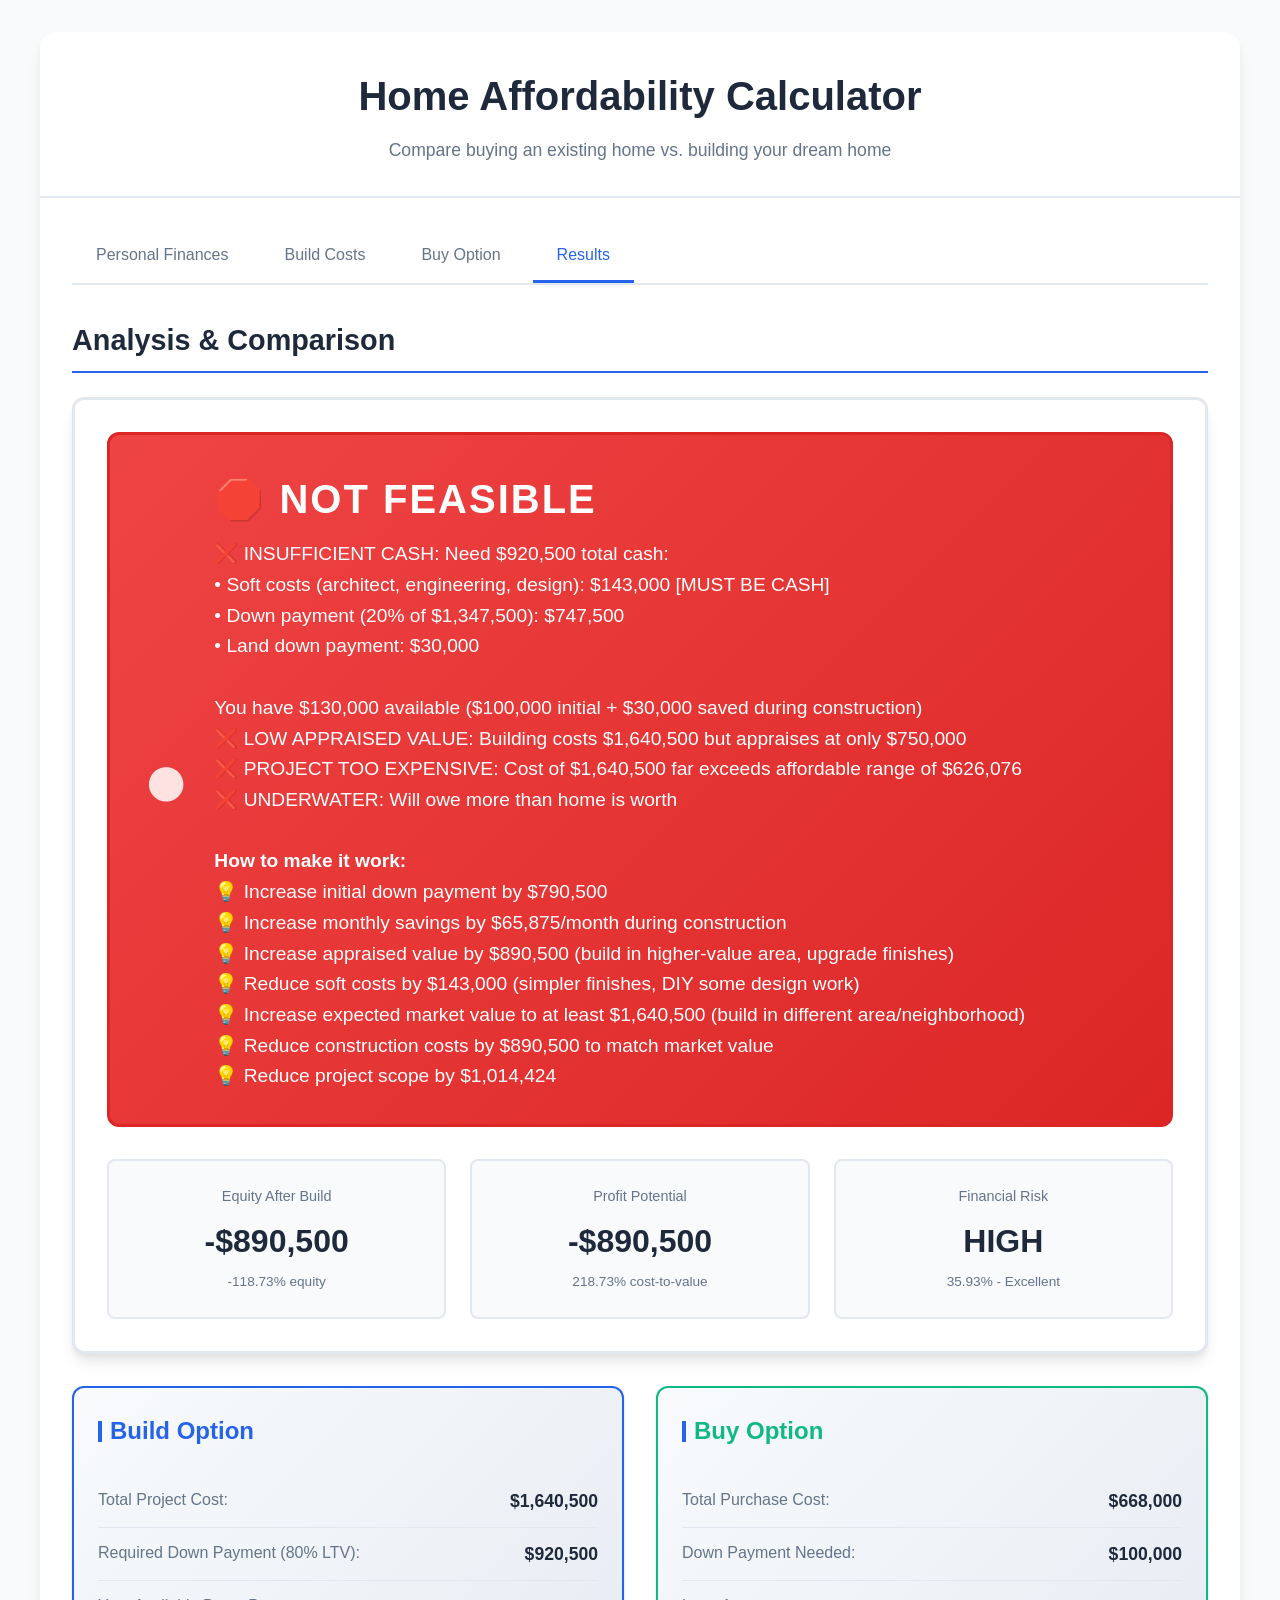
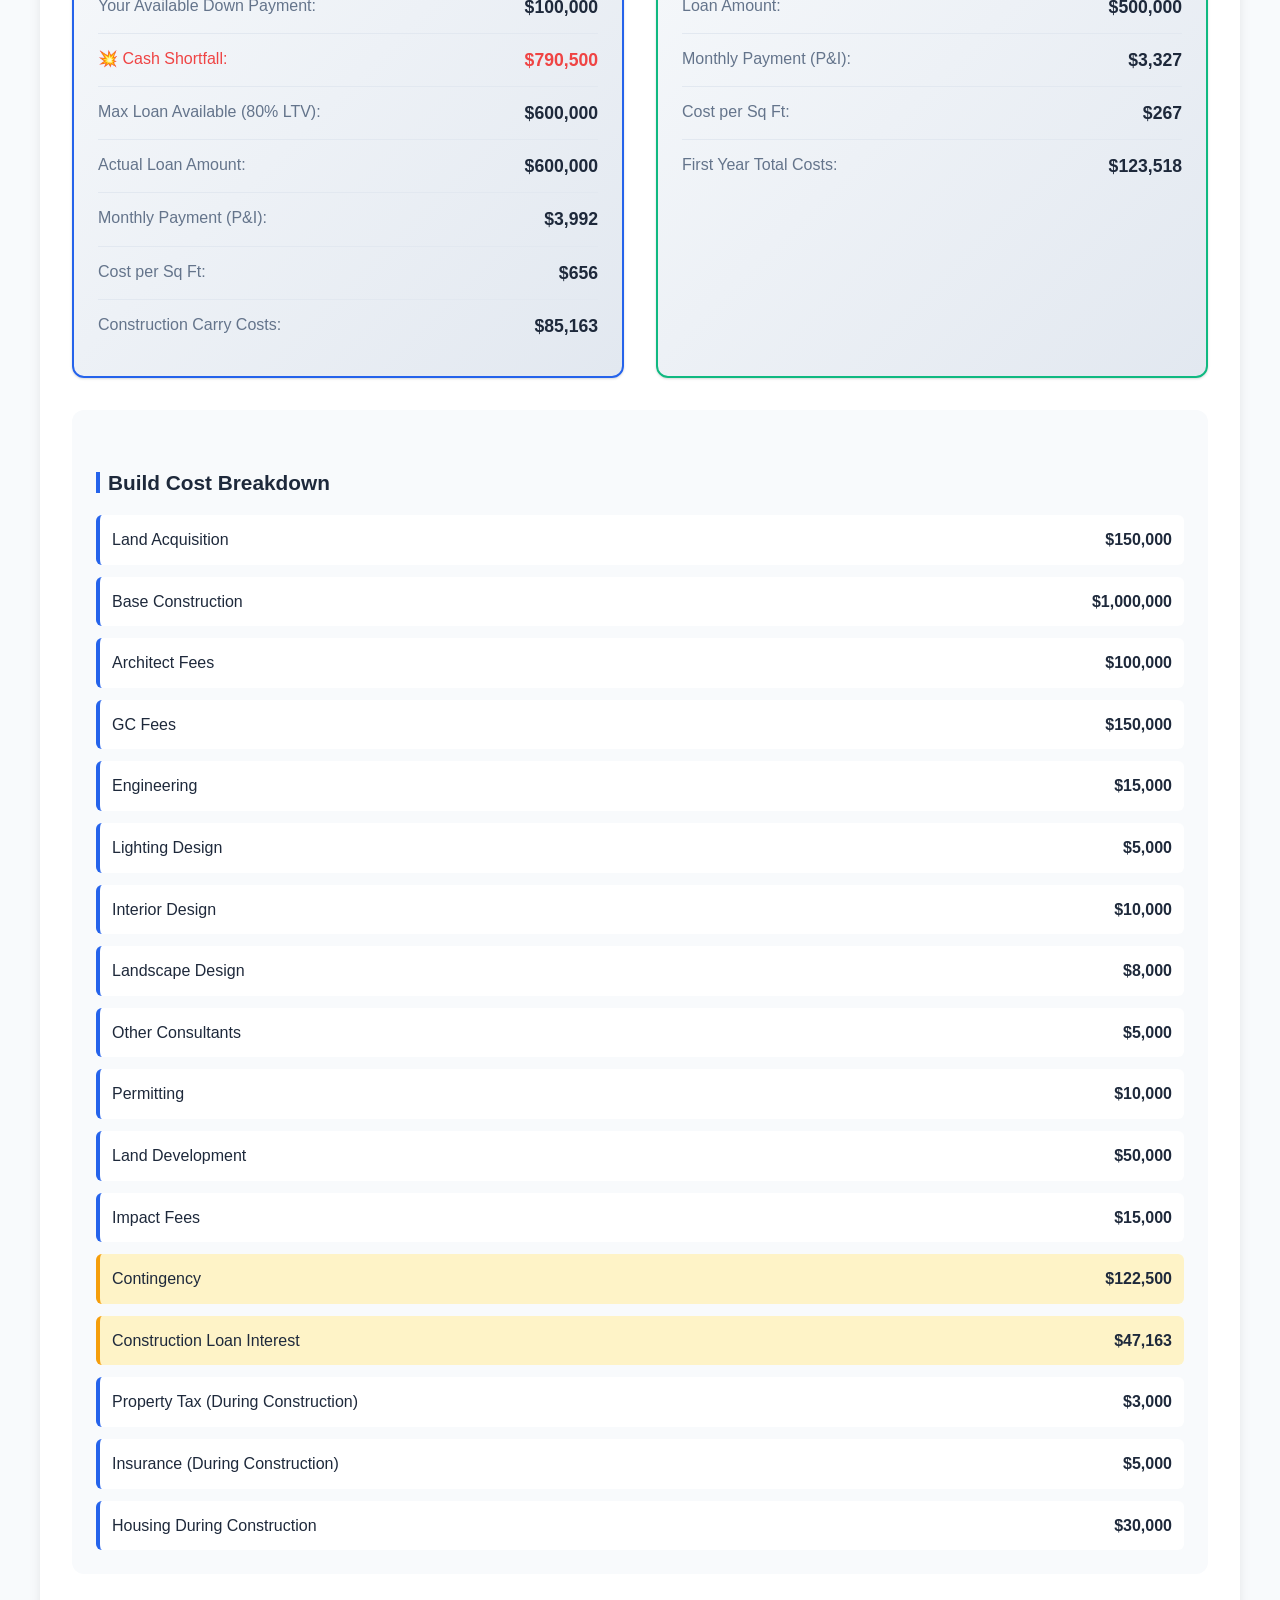
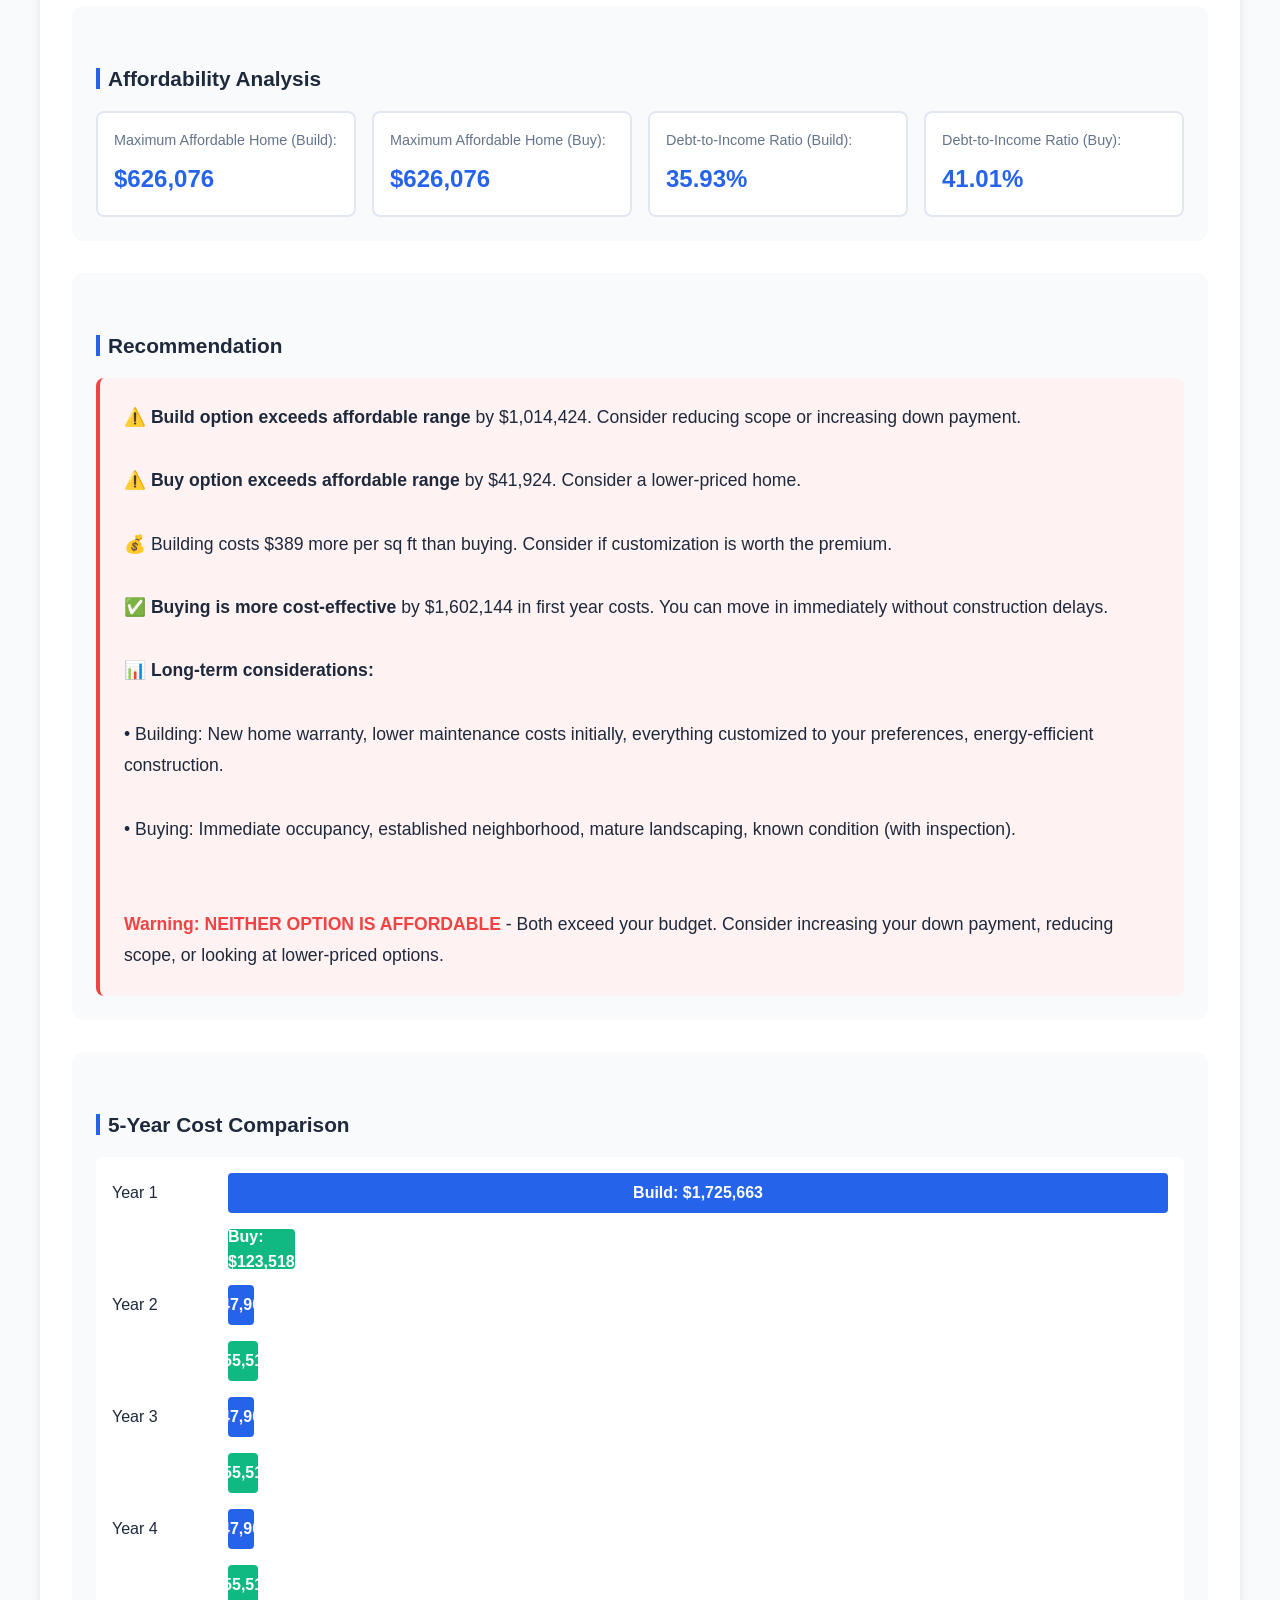
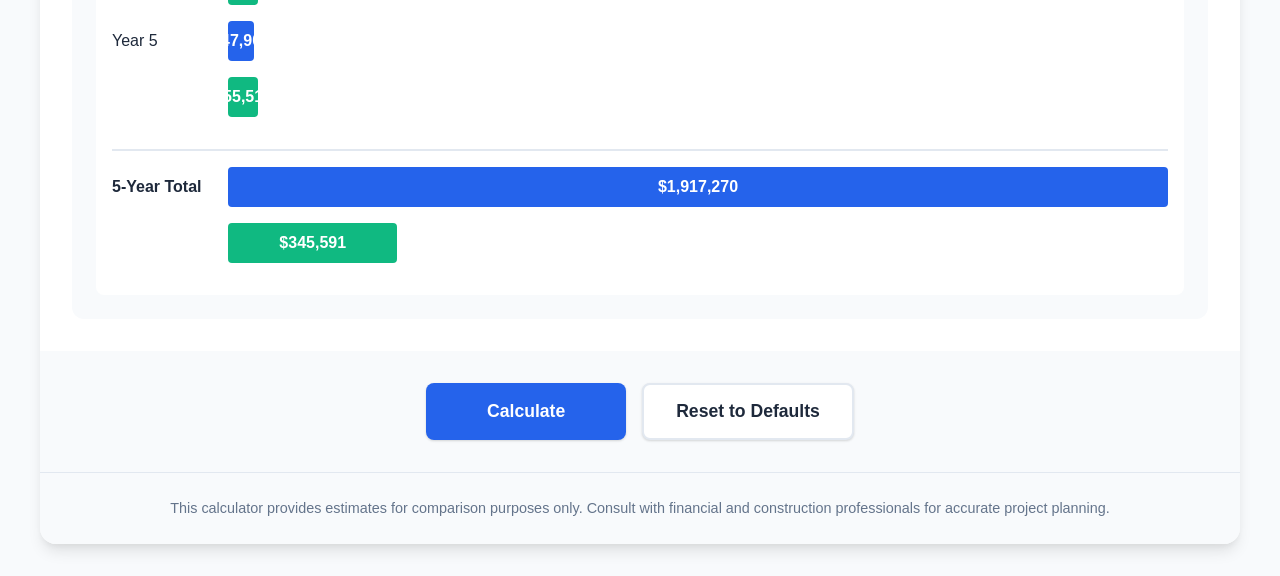
<file: index.html>
<!DOCTYPE html>
<html lang="en">
<head>
    <meta charset="UTF-8">
    <meta name="viewport" content="width=device-width, initial-scale=1.0">
    <title>Home Affordability Calculator - Buy vs Build</title>
    <link rel="stylesheet" href="styles.css">
</head>
<body>
    <div class="container">
        <header>
            <h1>Home Affordability Calculator</h1>
            <p class="subtitle">Compare buying an existing home vs. building your dream home</p>
        </header>

        <div class="calculator-wrapper">
            <!-- Tab Navigation -->
            <div class="tabs">
                <button class="tab active" onclick="switchTab('personal')">Personal Finances</button>
                <button class="tab" onclick="switchTab('build')">Build Costs</button>
                <button class="tab" onclick="switchTab('buy')">Buy Option</button>
                <button class="tab" onclick="switchTab('results')">Results</button>
            </div>

            <!-- Personal Finances Tab -->
            <div id="personal-tab" class="tab-content active">
                <h2>Your Financial Profile</h2>

                <!-- Calculator Mode Toggle -->
                <div class="calculator-mode-toggle">
                    <label class="toggle-container">
                        <input type="checkbox" id="compare-mode" checked>
                        <span class="toggle-slider"></span>
                        <span class="toggle-label">
                            <span class="mode-text">
                                <strong id="mode-title">Compare Buy vs Build</strong>
                                <small id="mode-description">Toggle off for Build-Only affordability calculator</small>
                            </span>
                        </span>
                    </label>
                </div>

                <div class="form-grid">
                    <div class="form-group">
                        <label for="annual-income">Annual Household Income</label>
                        <div class="input-wrapper has-prefix">
                            <span class="input-prefix">$</span>
                            <input type="number" id="annual-income" value="150000" min="0" step="1000"
                                   title="Your total household income before taxes. Typical range: $75,000-$500,000">
                        </div>
                        <small>Combined income of all earners in household</small>
                    </div>
                    <div class="form-group">
                        <label for="down-payment">Available Down Payment</label>
                        <div class="input-wrapper has-prefix">
                            <span class="input-prefix">$</span>
                            <input type="number" id="down-payment" value="100000" min="0" step="1000"
                                   title="Cash you have available for down payment. Typical: 10-30% of total project cost">
                        </div>
                        <small>Cash on hand for the project</small>
                    </div>
                    <div class="form-group">
                        <label for="monthly-debts">Monthly Debt Payments</label>
                        <div class="input-wrapper has-prefix">
                            <span class="input-prefix">$</span>
                            <input type="number" id="monthly-debts" value="500" min="0" step="50"
                                   title="Total monthly debt payments: car loans, student loans, credit cards, etc. Typical: $200-$2,000">
                        </div>
                        <small>Car loans, student loans, credit cards, etc.</small>
                    </div>
                    <div class="form-group">
                        <label for="credit-score">Credit Score</label>
                        <select id="credit-score" title="Your credit score affects interest rates. Higher scores get better rates.">
                            <option value="760">Excellent (760+)</option>
                            <option value="700">Good (700-759)</option>
                            <option value="660">Fair (660-699)</option>
                            <option value="620">Poor (620-659)</option>
                        </select>
                        <small>Affects your interest rate qualification</small>
                    </div>
                    <div class="form-group">
                        <label for="interest-rate">Mortgage Interest Rate</label>
                        <div class="input-wrapper has-suffix">
                            <input type="number" id="interest-rate" value="7.0" min="0" max="20" step="0.125"
                                   title="Current mortgage rate you can qualify for. As of 2025: 6.5-8.5% typical. Check with lender.">
                            <span class="input-suffix">%</span>
                        </div>
                        <small>Check current rates with your lender</small>
                    </div>
                    <div class="form-group">
                        <label for="loan-term">Loan Term</label>
                        <select id="loan-term" title="30-year: lower monthly payment. 15-year: higher monthly payment, less total interest.">
                            <option value="15">15 years</option>
                            <option value="30" selected>30 years</option>
                        </select>
                        <small>Length of mortgage repayment</small>
                    </div>
                </div>

                <h3>Monthly Cash Flow (for Savings During Construction)</h3>
                <div class="form-grid">
                    <div class="form-group">
                        <label for="monthly-take-home">Monthly Take-Home Pay</label>
                        <div class="input-wrapper has-prefix">
                            <span class="input-prefix">$</span>
                            <input type="number" id="monthly-take-home" value="9000" min="0" step="100"
                                   title="After-tax monthly income. Typical: 70-75% of gross monthly income">
                        </div>
                        <small>After taxes, health insurance, 401k, etc.</small>
                    </div>
                    <div class="form-group">
                        <label for="monthly-expenses">Monthly Living Expenses</label>
                        <div class="input-wrapper has-prefix">
                            <span class="input-prefix">$</span>
                            <input type="number" id="monthly-expenses" value="6000" min="0" step="100"
                                   title="Total monthly expenses including housing, food, utilities, insurance, etc. Typical: 60-80% of take-home">
                        </div>
                        <small>Housing, food, utilities, insurance, etc.</small>
                    </div>
                    <div class="form-group" style="grid-column: 1 / -1;">
                        <small style="color: var(--text-secondary); font-style: italic;">
                            💡 Monthly savings = Take-home - Expenses - Debts. This can help cover costs during construction.
                        </small>
                    </div>
                </div>
            </div>

            <!-- Build Costs Tab -->
            <div id="build-tab" class="tab-content">
                <h2>Building Cost Details</h2>

                <h3>Land Acquisition</h3>
                <div class="form-grid">
                    <div class="form-group">
                        <label for="already-own-land">
                            <input type="checkbox" id="already-own-land" style="width: auto; margin-right: 0.5rem;">
                            I Already Own the Land
                        </label>
                        <small>Check if you don't need to purchase land</small>
                    </div>
                </div>
                <div class="form-grid" id="land-purchase-fields">
                    <div class="form-group">
                        <label for="land-cost">Land Purchase Price</label>
                        <div class="input-wrapper has-prefix">
                            <span class="input-prefix">$</span>
                            <input type="number" id="land-cost" value="150000" min="0" step="5000"
                                   title="Cost to purchase the land. Typical: $50,000-$500,000 depending on location and size">
                        </div>
                        <small>Price of the lot/property</small>
                    </div>
                    <div class="form-group">
                        <label for="land-down-payment">Land Down Payment</label>
                        <div class="input-wrapper has-suffix">
                            <input type="number" id="land-down-payment" value="20" min="0" max="100" step="5"
                                   title="Down payment for land loan. Typical: 20-50%. Higher down payment = lower monthly cost">
                            <span class="input-suffix">%</span>
                        </div>
                        <small>Percent you'll pay upfront for land</small>
                    </div>
                    <div class="form-group">
                        <label for="land-loan-rate">Land Loan Interest Rate</label>
                        <div class="input-wrapper has-suffix">
                            <input type="number" id="land-loan-rate" value="8.0" min="0" max="20" step="0.125"
                                   title="Interest rate for land-only loans. Typical: 1-2% higher than mortgage rates (7-10%)">
                            <span class="input-suffix">%</span>
                        </div>
                        <small>Usually higher than home mortgage rates</small>
                    </div>
                </div>

                <h3>Construction Costs</h3>
                <div class="form-grid">
                    <div class="form-group">
                        <label for="home-size">Home Size</label>
                        <div class="input-wrapper has-suffix">
                            <input type="number" id="home-size" value="2500" min="500" step="100"
                                   title="Total finished square footage. Typical: 1,500-4,000 sq ft. Average new home: 2,500 sq ft">
                            <span class="input-suffix">sq ft</span>
                        </div>
                        <small>Total finished square footage</small>
                    </div>
                    <div class="form-group">
                        <label for="cost-per-sqft">Cost per Sq Ft</label>
                        <div class="input-wrapper has-prefix">
                            <span class="input-prefix">$</span>
                            <input type="number" id="cost-per-sqft" value="400" min="50" step="10"
                                   title="Hard construction cost per sq ft. Budget: $150-250, Mid-range: $250-400, High-end: $400-600+">
                        </div>
                        <small>Budget: $150-250 | Mid: $250-400 | Luxury: $400+</small>
                    </div>
                    <div class="form-group">
                        <label for="construction-months">Construction Timeline</label>
                        <div class="input-wrapper has-suffix">
                            <input type="number" id="construction-months" value="12" min="1" max="36" step="1"
                                   title="Months to complete construction. Typical: 10-16 months. Custom/complex: 18-24+ months">
                            <span class="input-suffix">months</span>
                        </div>
                        <small>Typical: 12-16 months for custom home</small>
                    </div>
                    <div class="form-group" style="grid-column: 1 / -1;">
                        <small style="color: var(--text-secondary); font-style: italic;">
                            💡 Note: Modern construction loans use single-close structure - same rate as your permanent mortgage during construction, converts automatically when complete
                        </small>
                    </div>
                </div>

                <h3>Professional Fees & Soft Costs</h3>
                <div class="form-grid">
                    <div class="form-group">
                        <label for="architect-fee">Architect Fee</label>
                        <div class="input-wrapper has-suffix">
                            <input type="number" id="architect-fee" value="10" min="0" max="20" step="0.5"
                                   title="Architect fees as % of construction cost. Typical: 8-15%. Complex/custom designs: 12-20%">
                            <span class="input-suffix">%</span>
                        </div>
                        <small>Typical: 8-15% of construction cost</small>
                    </div>
                    <div class="form-group">
                        <label for="engineering-fee">Engineering Fees</label>
                        <div class="input-wrapper has-prefix">
                            <span class="input-prefix">$</span>
                            <input type="number" id="engineering-fee" value="15000" min="0" step="1000"
                                   title="Structural, civil, MEP engineering. Typical: $10,000-$30,000. Complex sites/designs cost more">
                        </div>
                        <small>Structural, civil, MEP | Typical: $10k-$30k</small>
                    </div>
                    <div class="form-group">
                        <label for="lighting-design">Lighting Design</label>
                        <div class="input-wrapper has-prefix">
                            <span class="input-prefix">$</span>
                            <input type="number" id="lighting-design" value="5000" min="0" step="500"
                                   title="Professional lighting design. Optional. Typical: $3,000-$10,000. High-end: $15,000+">
                        </div>
                        <small>Optional | Typical: $3k-$10k</small>
                    </div>
                    <div class="form-group">
                        <label for="interior-design">Interior Design</label>
                        <div class="input-wrapper has-prefix">
                            <span class="input-prefix">$</span>
                            <input type="number" id="interior-design" value="10000" min="0" step="1000"
                                   title="Interior design services. Optional. Typical: $5,000-$25,000. Full-service: $50,000+">
                        </div>
                        <small>Optional | Typical: $5k-$25k</small>
                    </div>
                    <div class="form-group">
                        <label for="landscape-design">Landscape Design</label>
                        <div class="input-wrapper has-prefix">
                            <span class="input-prefix">$</span>
                            <input type="number" id="landscape-design" value="8000" min="0" step="1000"
                                   title="Landscape architecture and design. Typical: $5,000-$15,000. Extensive: $20,000+">
                        </div>
                        <small>Typical: $5k-$15k | Extensive: $20k+</small>
                    </div>
                    <div class="form-group">
                        <label for="other-consultants">Other Consultants</label>
                        <div class="input-wrapper has-prefix">
                            <span class="input-prefix">$</span>
                            <input type="number" id="other-consultants" value="5000" min="0" step="1000"
                                   title="Geotechnical, environmental, energy consultants, etc. Typical: $3,000-$10,000">
                        </div>
                        <small>Geotech, environmental, energy | $3k-$10k</small>
                    </div>
                    <div class="form-group" style="grid-column: 1 / -1; background: #fef3c7; padding: 1rem; border-radius: 8px; border-left: 4px solid #f59e0b;">
                        <small style="color: #92400e; font-weight: 600;">
                            ⚠️ IMPORTANT: Soft costs (architect, engineering, design fees) typically must be paid from YOUR CASH, not financed by construction loan. Budget accordingly!
                        </small>
                    </div>
                </div>

                <h3>Permitting & Development</h3>
                <div class="form-grid">
                    <div class="form-group">
                        <label for="permitting-costs">Permitting & Approvals</label>
                        <div class="input-wrapper has-prefix">
                            <span class="input-prefix">$</span>
                            <input type="number" id="permitting-costs" value="10000" min="0" step="1000"
                                   title="Building permits, inspections, plan reviews. Typical: $5,000-$20,000. Varies by location">
                        </div>
                        <small>Building permits, plan reviews | $5k-$20k</small>
                    </div>
                    <div class="form-group">
                        <label for="land-development">Land Development Costs</label>
                        <div class="input-wrapper has-prefix">
                            <span class="input-prefix">$</span>
                            <input type="number" id="land-development" value="50000" min="0" step="5000"
                                   title="Site work: grading, utilities, driveway, drainage. Typical: $30,000-$100,000+. Varies by site">
                        </div>
                        <small>Grading, utilities, driveway | $30k-$100k+</small>
                    </div>
                    <div class="form-group">
                        <label for="impact-fees">Impact Fees</label>
                        <div class="input-wrapper has-prefix">
                            <span class="input-prefix">$</span>
                            <input type="number" id="impact-fees" value="15000" min="0" step="1000"
                                   title="Municipality fees for schools, roads, water/sewer. Typical: $5,000-$30,000. Varies greatly by location">
                        </div>
                        <small>Schools, roads, utilities | $5k-$30k</small>
                    </div>
                </div>

                <h3>General Contractor & Contingency</h3>
                <div class="form-grid">
                    <div class="form-group">
                        <label for="gc-fee">GC Fee</label>
                        <div class="input-wrapper has-suffix">
                            <input type="number" id="gc-fee" value="15" min="0" max="30" step="1"
                                   title="General Contractor markup. Typical: 15-20%. Includes overhead & profit. Complex projects: 20-25%">
                            <span class="input-suffix">%</span>
                        </div>
                        <small>Typical: 15-20% of construction cost</small>
                    </div>
                    <div class="form-group">
                        <label for="contingency">Contingency</label>
                        <div class="input-wrapper has-suffix">
                            <input type="number" id="contingency" value="10" min="0" max="25" step="1"
                                   title="Budget reserve for unexpected costs. Typical: 10-15%. First build: 15-20%. Complex: 20%+">
                            <span class="input-suffix">%</span>
                        </div>
                        <small>Reserve for unexpected costs | 10-15%</small>
                    </div>
                </div>

                <h3>Carry Costs During Construction</h3>
                <div class="form-grid">
                    <div class="form-group">
                        <label for="property-taxes-annual">Annual Property Tax (land)</label>
                        <div class="input-wrapper has-prefix">
                            <span class="input-prefix">$</span>
                            <input type="number" id="property-taxes-annual" value="3000" min="0" step="100"
                                   title="Annual property tax on land only (pre-construction). Typical: 1-2% of land value per year">
                        </div>
                        <small>Tax on vacant land during build</small>
                    </div>
                    <div class="form-group">
                        <label for="insurance-during">Insurance During Construction</label>
                        <div class="input-wrapper has-prefix">
                            <span class="input-prefix">$</span>
                            <input type="number" id="insurance-during" value="5000" min="0" step="500"
                                   title="Builder's risk insurance during construction. Typical: $3,000-$8,000 for 12-month build">
                        </div>
                        <small>Builder's risk policy | $3k-$8k/year</small>
                    </div>
                    <div class="form-group">
                        <label for="current-rent">Current Monthly Rent/Housing</label>
                        <div class="input-wrapper has-prefix">
                            <span class="input-prefix">$</span>
                            <input type="number" id="current-rent" value="2500" min="0" step="100"
                                   title="Your current housing cost while building. Rent or existing mortgage. You'll pay this during construction">
                        </div>
                        <small>You'll continue paying this during build</small>
                    </div>
                </div>

                <h3>After-Build Valuation</h3>
                <div class="form-grid">
                    <div class="form-group">
                        <label for="after-build-value">Expected Market Value (After Completion)</label>
                        <div class="input-wrapper has-prefix">
                            <span class="input-prefix">$</span>
                            <input type="number" id="after-build-value" value="750000" min="0" step="10000"
                                   title="What you expect the completed home to appraise for. Compare to similar new homes in area">
                        </div>
                        <small>Compare to similar new homes in your area</small>
                    </div>
                    <div class="form-group">
                        <label for="min-equity-percent">Minimum Equity Target</label>
                        <div class="input-wrapper has-suffix">
                            <input type="number" id="min-equity-percent" value="15" min="0" max="50" step="5"
                                   title="Minimum equity % you want after completion. Conservative: 20%+. Moderate: 15%. Aggressive: 10%">
                            <span class="input-suffix">%</span>
                        </div>
                        <small>Conservative: 20%+ | Moderate: 15%</small>
                    </div>
                </div>
            </div>

            <!-- Buy Option Tab -->
            <div id="buy-tab" class="tab-content">
                <h2>Buying an Existing Home</h2>
                <div class="form-grid">
                    <div class="form-group">
                        <label for="buy-price">Purchase Price</label>
                        <div class="input-wrapper has-prefix">
                            <span class="input-prefix">$</span>
                            <input type="number" id="buy-price" value="600000" min="0" step="10000"
                                   title="Purchase price of the home. Use comparable sales in your area">
                        </div>
                        <small>Compare to recent sales in area</small>
                    </div>
                    <div class="form-group">
                        <label for="buy-size">Home Size</label>
                        <div class="input-wrapper has-suffix">
                            <input type="number" id="buy-size" value="2500" min="500" step="100"
                                   title="Total finished square footage of the home">
                            <span class="input-suffix">sq ft</span>
                        </div>
                        <small>Finished square footage</small>
                    </div>
                    <div class="form-group">
                        <label for="closing-costs">Closing Costs</label>
                        <div class="input-wrapper has-suffix">
                            <input type="number" id="closing-costs" value="3" min="0" max="10" step="0.5"
                                   title="Closing costs as % of purchase price. Typical: 2-5%. Includes title, escrow, lender fees">
                            <span class="input-suffix">%</span>
                        </div>
                        <small>Typical: 2-5% of purchase price</small>
                    </div>
                    <div class="form-group">
                        <label for="renovation-costs">Immediate Renovation Costs</label>
                        <div class="input-wrapper has-prefix">
                            <span class="input-prefix">$</span>
                            <input type="number" id="renovation-costs" value="50000" min="0" step="5000"
                                   title="Repairs and updates needed right away. Typical: $10,000-$100,000 depending on condition">
                        </div>
                        <small>Repairs/updates needed immediately</small>
                    </div>
                    <div class="form-group">
                        <label for="buy-property-tax-rate">Annual Property Tax Rate</label>
                        <div class="input-wrapper has-suffix">
                            <input type="number" id="buy-property-tax-rate" value="1.2" min="0" max="5" step="0.1"
                                   title="Property tax rate as % of home value. Typical: 0.5-2.5%. Check your county's rate">
                            <span class="input-suffix">%</span>
                        </div>
                        <small>Check your county rate | 0.5-2.5%</small>
                    </div>
                    <div class="form-group">
                        <label for="buy-insurance-annual">Annual Homeowners Insurance</label>
                        <div class="input-wrapper has-prefix">
                            <span class="input-prefix">$</span>
                            <input type="number" id="buy-insurance-annual" value="2400" min="0" step="100"
                                   title="Annual homeowners insurance. Typical: $1,000-$4,000. Higher in disaster-prone areas">
                        </div>
                        <small>Typical: $1k-$4k/year</small>
                    </div>
                    <div class="form-group">
                        <label for="buy-hoa">Monthly HOA Fees</label>
                        <div class="input-wrapper has-prefix">
                            <span class="input-prefix">$</span>
                            <input type="number" id="buy-hoa" value="0" min="0" step="50"
                                   title="Monthly Homeowners Association fees. Typical: $100-$500. Condos/townhomes: $200-$800">
                        </div>
                        <small>$0 if no HOA | Typical: $100-$500</small>
                    </div>
                    <div class="form-group">
                        <label for="buy-maintenance">Annual Maintenance</label>
                        <div class="input-wrapper has-suffix">
                            <input type="number" id="buy-maintenance" value="1" min="0" max="5" step="0.1"
                                   title="Annual maintenance as % of home value. Typical: 1-2%. Older homes: 2-3%">
                            <span class="input-suffix">%</span>
                        </div>
                        <small>Typical: 1-2% | Older homes: 2-3%</small>
                    </div>
                </div>
            </div>

            <!-- Results Tab -->
            <div id="results-tab" class="tab-content">
                <h2>Analysis & Comparison</h2>

                <!-- GO/NO-GO Dashboard -->
                <div id="decision-dashboard" class="decision-dashboard">
                    <div class="decision-indicator" id="decision-indicator">
                        <div class="decision-icon">●</div>
                        <div class="decision-text">
                            <div class="decision-status" id="decision-status">CALCULATING...</div>
                            <div class="decision-message" id="decision-message">Enter your details and calculate</div>
                        </div>
                    </div>
                    <div class="decision-metrics" id="decision-metrics">
                        <div class="metric">
                            <div class="metric-label">Equity After Build</div>
                            <div class="metric-value" id="equity-amount">$0</div>
                            <div class="metric-subtext" id="equity-percent">0%</div>
                        </div>
                        <div class="metric">
                            <div class="metric-label">Profit Potential</div>
                            <div class="metric-value" id="profit-amount">$0</div>
                            <div class="metric-subtext" id="cost-to-value-ratio">0% of value</div>
                        </div>
                        <div class="metric">
                            <div class="metric-label">Financial Risk</div>
                            <div class="metric-value" id="risk-level">LOW</div>
                            <div class="metric-subtext" id="dti-summary">DTI within limits</div>
                        </div>
                    </div>
                </div>

                <div class="comparison-cards">
                    <div class="result-card build-card">
                        <h3>Build Option</h3>
                        <div class="result-item">
                            <span class="label">Total Project Cost:</span>
                            <span class="value" id="build-total-cost">$0</span>
                        </div>
                        <div class="result-item highlight">
                            <span class="label">Required Down Payment (80% LTV):</span>
                            <span class="value" id="build-required-down">$0</span>
                        </div>
                        <div class="result-item">
                            <span class="label">Your Available Down Payment:</span>
                            <span class="value" id="build-down-needed">$0</span>
                        </div>
                        <div class="result-item" id="cash-shortfall-row" style="display:none;">
                            <span class="label" style="color: #ef4444;">💥 Cash Shortfall:</span>
                            <span class="value" style="color: #ef4444; font-weight: 700;" id="build-cash-shortfall">$0</span>
                        </div>
                        <div class="result-item">
                            <span class="label">Max Loan Available (80% LTV):</span>
                            <span class="value" id="build-max-loan">$0</span>
                        </div>
                        <div class="result-item">
                            <span class="label">Actual Loan Amount:</span>
                            <span class="value" id="build-loan-amount">$0</span>
                        </div>
                        <div class="result-item">
                            <span class="label">Monthly Payment (P&I):</span>
                            <span class="value" id="build-monthly-pi">$0</span>
                        </div>
                        <div class="result-item">
                            <span class="label">Cost per Sq Ft:</span>
                            <span class="value" id="build-cost-sqft">$0</span>
                        </div>
                        <div class="result-item">
                            <span class="label">Construction Carry Costs:</span>
                            <span class="value" id="build-carry-costs">$0</span>
                        </div>
                    </div>

                    <div class="result-card buy-card">
                        <h3>Buy Option</h3>
                        <div class="result-item">
                            <span class="label">Total Purchase Cost:</span>
                            <span class="value" id="buy-total-cost">$0</span>
                        </div>
                        <div class="result-item">
                            <span class="label">Down Payment Needed:</span>
                            <span class="value" id="buy-down-needed">$0</span>
                        </div>
                        <div class="result-item">
                            <span class="label">Loan Amount:</span>
                            <span class="value" id="buy-loan-amount">$0</span>
                        </div>
                        <div class="result-item">
                            <span class="label">Monthly Payment (P&I):</span>
                            <span class="value" id="buy-monthly-pi">$0</span>
                        </div>
                        <div class="result-item">
                            <span class="label">Cost per Sq Ft:</span>
                            <span class="value" id="buy-cost-sqft">$0</span>
                        </div>
                        <div class="result-item">
                            <span class="label">First Year Total Costs:</span>
                            <span class="value" id="buy-first-year">$0</span>
                        </div>
                    </div>
                </div>

                <div class="breakdown-section">
                    <h3>Build Cost Breakdown</h3>
                    <div id="build-breakdown"></div>
                </div>

                <div class="affordability-section">
                    <h3>Affordability Analysis</h3>
                    <div class="affordability-grid">
                        <div class="affordability-item">
                            <span class="label">Maximum Affordable Home (Build):</span>
                            <span class="value" id="max-affordable-build">$0</span>
                        </div>
                        <div class="affordability-item">
                            <span class="label">Maximum Affordable Home (Buy):</span>
                            <span class="value" id="max-affordable-buy">$0</span>
                        </div>
                        <div class="affordability-item">
                            <span class="label">Debt-to-Income Ratio (Build):</span>
                            <span class="value" id="dti-build">0%</span>
                        </div>
                        <div class="affordability-item">
                            <span class="label">Debt-to-Income Ratio (Buy):</span>
                            <span class="value" id="dti-buy">0%</span>
                        </div>
                    </div>
                </div>

                <div class="recommendation-section">
                    <h3>Recommendation</h3>
                    <div id="recommendation" class="recommendation-box"></div>
                </div>

                <div class="timeline-section">
                    <h3>5-Year Cost Comparison</h3>
                    <div id="timeline-chart"></div>
                </div>
            </div>
        </div>

        <div class="action-buttons">
            <button class="btn btn-calculate" onclick="calculate()">Calculate</button>
            <button class="btn btn-reset" onclick="resetForm()">Reset to Defaults</button>
        </div>

        <footer>
            <p>This calculator provides estimates for comparison purposes only. Consult with financial and construction professionals for accurate project planning.</p>
        </footer>
    </div>

    <script src="calculator.js"></script>
</body>
</html>
</file>
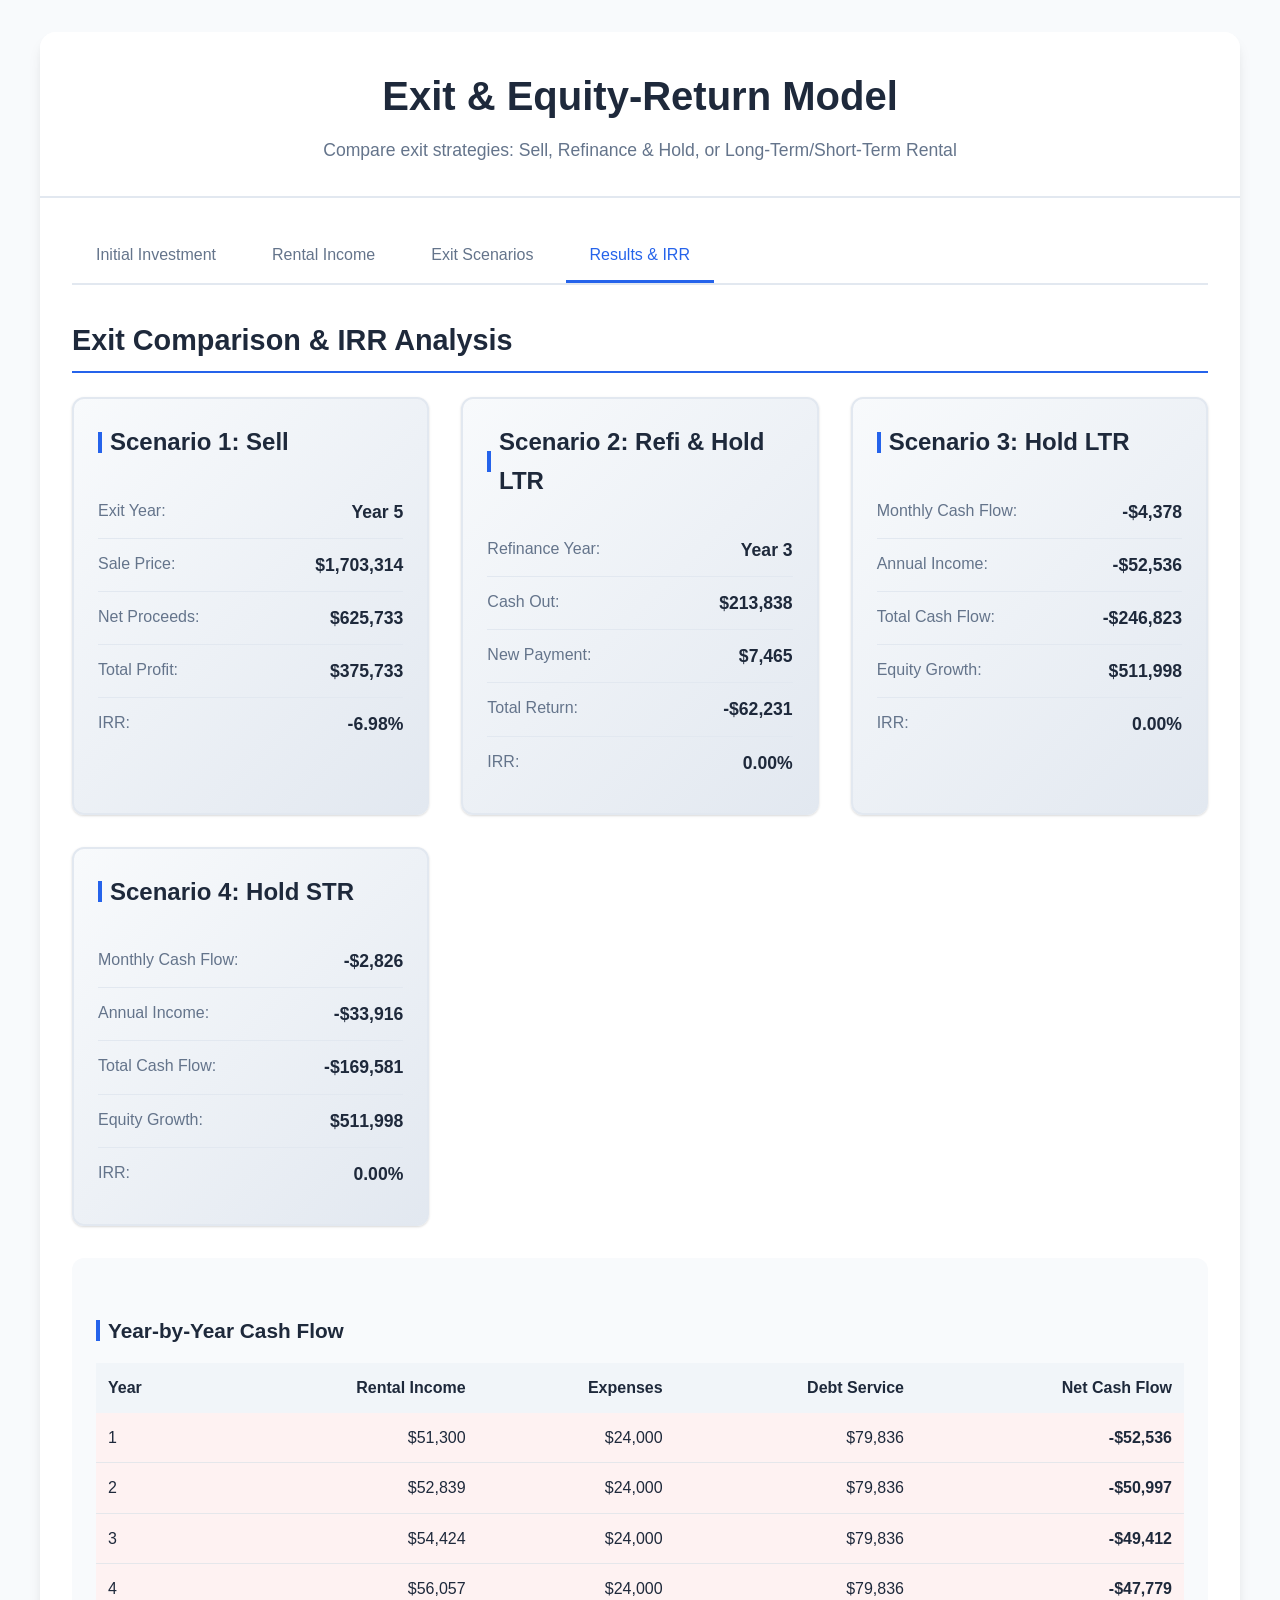
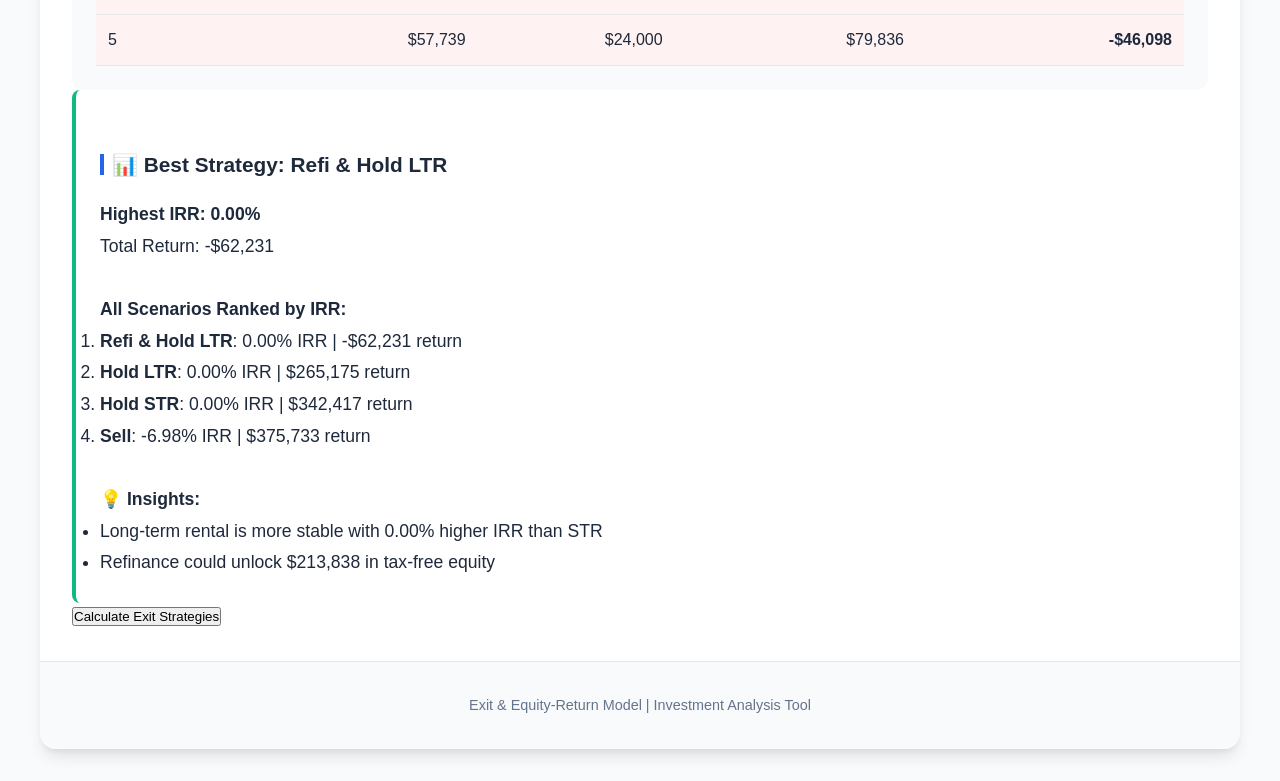
<file: index-exit.html>
<!DOCTYPE html>
<html lang="en">
<head>
    <meta charset="UTF-8">
    <meta name="viewport" content="width=device-width, initial-scale=1.0">
    <title>Exit & Equity-Return Model</title>
    <link rel="stylesheet" href="styles.css">
</head>
<body>
    <div class="container">
        <header>
            <h1>Exit & Equity-Return Model</h1>
            <p class="subtitle">Compare exit strategies: Sell, Refinance & Hold, or Long-Term/Short-Term Rental</p>
        </header>

        <div class="calculator-wrapper">
            <!-- Tab Navigation -->
            <div class="tabs">
                <button class="tab active" onclick="switchTab('investment')">Initial Investment</button>
                <button class="tab" onclick="switchTab('rental')">Rental Income</button>
                <button class="tab" onclick="switchTab('exit')">Exit Scenarios</button>
                <button class="tab" onclick="switchTab('results')">Results & IRR</button>
            </div>

            <!-- Initial Investment Tab -->
            <div id="investment-tab" class="tab-content active">
                <h2>Your Initial Investment</h2>

                <h3>Project Costs</h3>
                <div class="form-grid">
                    <div class="form-group">
                        <label for="land-cost">Land Cost</label>
                        <div class="input-wrapper has-prefix">
                            <span class="input-prefix">$</span>
                            <input type="number" id="land-cost" value="150000" min="0" step="5000"
                                   title="What you paid for the land">
                        </div>
                        <small>Purchase price of land</small>
                    </div>
                    <div class="form-group">
                        <label for="soft-costs">Soft Costs</label>
                        <div class="input-wrapper has-prefix">
                            <span class="input-prefix">$</span>
                            <input type="number" id="soft-costs" value="100000" min="0" step="5000"
                                   title="Architect, engineering, design fees, permits">
                        </div>
                        <small>Architect, engineering, permits, design</small>
                    </div>
                    <div class="form-group">
                        <label for="hard-costs">Hard Costs</label>
                        <div class="input-wrapper has-prefix">
                            <span class="input-prefix">$</span>
                            <input type="number" id="hard-costs" value="1000000" min="0" step="10000"
                                   title="Actual construction costs">
                        </div>
                        <small>Construction costs</small>
                    </div>
                    <div class="form-group">
                        <label for="final-appraisal">Final Appraised Value</label>
                        <div class="input-wrapper has-prefix">
                            <span class="input-prefix">$</span>
                            <input type="number" id="final-appraisal" value="1400000" min="0" step="10000"
                                   title="Appraised value when construction complete">
                        </div>
                        <small>After-build appraised value</small>
                    </div>
                </div>

                <h3>Financing Structure</h3>
                <div class="form-grid">
                    <div class="form-group">
                        <label for="total-equity">Total Equity Injected</label>
                        <div class="input-wrapper has-prefix">
                            <span class="input-prefix">$</span>
                            <input type="number" id="total-equity" value="250000" min="0" step="5000"
                                   title="Total cash you put into the project">
                        </div>
                        <small>Your total cash invested</small>
                    </div>
                    <div class="form-group">
                        <label for="loan-amount">Loan Amount</label>
                        <div class="input-wrapper has-prefix">
                            <span class="input-prefix">$</span>
                            <input type="number" id="loan-amount" value="1000000" min="0" step="10000"
                                   title="Total debt on the property">
                        </div>
                        <small>Total debt / mortgage</small>
                    </div>
                    <div class="form-group">
                        <label for="interest-rate">Interest Rate</label>
                        <div class="input-wrapper has-suffix">
                            <input type="number" id="interest-rate" value="7.0" min="0" max="20" step="0.125"
                                   title="Current mortgage interest rate">
                            <span class="input-suffix">%</span>
                        </div>
                        <small>Mortgage rate</small>
                    </div>
                    <div class="form-group">
                        <label for="loan-term">Loan Term</label>
                        <select id="loan-term" title="Mortgage loan term">
                            <option value="15">15 years</option>
                            <option value="30" selected>30 years</option>
                        </select>
                        <small>Mortgage term</small>
                    </div>
                    <div class="form-group">
                        <label for="interest-only-years">Interest-Only Period</label>
                        <div class="input-wrapper has-suffix">
                            <input type="number" id="interest-only-years" value="0" min="0" max="10" step="1"
                                   title="Years of interest-only payments before amortization">
                            <span class="input-suffix">years</span>
                        </div>
                        <small>Interest-only period (0 = none)</small>
                    </div>
                </div>

                <h3>Annual Holding Costs</h3>
                <div class="form-grid">
                    <div class="form-group">
                        <label for="property-tax">Property Tax (Annual)</label>
                        <div class="input-wrapper has-prefix">
                            <span class="input-prefix">$</span>
                            <input type="number" id="property-tax" value="14000" min="0" step="500"
                                   title="Annual property taxes">
                        </div>
                        <small>Annual property tax</small>
                    </div>
                    <div class="form-group">
                        <label for="insurance">Insurance (Annual)</label>
                        <div class="input-wrapper has-prefix">
                            <span class="input-prefix">$</span>
                            <input type="number" id="insurance" value="3000" min="0" step="100"
                                   title="Annual insurance premium">
                        </div>
                        <small>Annual insurance cost</small>
                    </div>
                    <div class="form-group">
                        <label for="maintenance">Maintenance (Annual)</label>
                        <div class="input-wrapper has-prefix">
                            <span class="input-prefix">$</span>
                            <input type="number" id="maintenance" value="7000" min="0" step="500"
                                   title="Annual maintenance and repairs. Typical: 0.5-1% of value">
                        </div>
                        <small>Annual maintenance budget</small>
                    </div>
                    <div class="form-group">
                        <label for="hoa">HOA Fees (Annual)</label>
                        <div class="input-wrapper has-prefix">
                            <span class="input-prefix">$</span>
                            <input type="number" id="hoa" value="0" min="0" step="100"
                                   title="Annual HOA or condo fees">
                        </div>
                        <small>HOA/Condo fees (if any)</small>
                    </div>
                </div>
            </div>

            <!-- Rental Income Tab -->
            <div id="rental-tab" class="tab-content">
                <h2>Rental Income Scenarios</h2>

                <h3>Long-Term Rental (Traditional)</h3>
                <div class="form-grid">
                    <div class="form-group">
                        <label for="ltr-monthly-rent">Monthly Rent</label>
                        <div class="input-wrapper has-prefix">
                            <span class="input-prefix">$</span>
                            <input type="number" id="ltr-monthly-rent" value="5000" min="0" step="100"
                                   title="Monthly rent for long-term lease">
                        </div>
                        <small>Expected monthly rent</small>
                    </div>
                    <div class="form-group">
                        <label for="ltr-vacancy">Vacancy Rate</label>
                        <div class="input-wrapper has-suffix">
                            <input type="number" id="ltr-vacancy" value="5" min="0" max="50" step="1"
                                   title="Expected vacancy rate. Typical: 5-10%">
                            <span class="input-suffix">%</span>
                        </div>
                        <small>Expected vacancy %</small>
                    </div>
                    <div class="form-group">
                        <label for="ltr-mgmt-fee">Property Management</label>
                        <div class="input-wrapper has-suffix">
                            <input type="number" id="ltr-mgmt-fee" value="10" min="0" max="20" step="1"
                                   title="Property management fee. Typical: 8-12% of rent">
                            <span class="input-suffix">%</span>
                        </div>
                        <small>% of rent</small>
                    </div>
                    <div class="form-group">
                        <label for="ltr-rent-growth">Annual Rent Growth</label>
                        <div class="input-wrapper has-suffix">
                            <input type="number" id="ltr-rent-growth" value="3" min="0" max="10" step="0.5"
                                   title="Expected annual rent increase. Typical: 2-4%">
                            <span class="input-suffix">%</span>
                        </div>
                        <small>Rent increase per year</small>
                    </div>
                </div>

                <h3>Short-Term Rental (Airbnb/VRBO)</h3>
                <div class="form-grid">
                    <div class="form-group">
                        <label for="str-daily-rate">Average Daily Rate (ADR)</label>
                        <div class="input-wrapper has-prefix">
                            <span class="input-prefix">$</span>
                            <input type="number" id="str-daily-rate" value="350" min="0" step="10"
                                   title="Average nightly rate">
                        </div>
                        <small>Nightly rate</small>
                    </div>
                    <div class="form-group">
                        <label for="str-occupancy">Occupancy Rate</label>
                        <div class="input-wrapper has-suffix">
                            <input type="number" id="str-occupancy" value="65" min="0" max="100" step="1"
                                   title="Expected occupancy rate. Typical: 60-75%">
                            <span class="input-suffix">%</span>
                        </div>
                        <small>Booked days %</small>
                    </div>
                    <div class="form-group">
                        <label for="str-cleaning">Cleaning Fee per Booking</label>
                        <div class="input-wrapper has-prefix">
                            <span class="input-prefix">$</span>
                            <input type="number" id="str-cleaning" value="150" min="0" step="10"
                                   title="Cleaning fee charged per stay">
                        </div>
                        <small>Per booking</small>
                    </div>
                    <div class="form-group">
                        <label for="str-avg-nights">Average Stay Length</label>
                        <div class="input-wrapper has-suffix">
                            <input type="number" id="str-avg-nights" value="3" min="1" max="30" step="1"
                                   title="Average number of nights per booking">
                            <span class="input-suffix">nights</span>
                        </div>
                        <small>Nights per booking</small>
                    </div>
                    <div class="form-group">
                        <label for="str-mgmt-fee">STR Management Fee</label>
                        <div class="input-wrapper has-suffix">
                            <input type="number" id="str-mgmt-fee" value="20" min="0" max="40" step="1"
                                   title="Short-term rental management. Typical: 20-30%">
                            <span class="input-suffix">%</span>
                        </div>
                        <small>% of revenue</small>
                    </div>
                    <div class="form-group">
                        <label for="str-utilities">Utilities (Annual)</label>
                        <div class="input-wrapper has-prefix">
                            <span class="input-prefix">$</span>
                            <input type="number" id="str-utilities" value="6000" min="0" step="100"
                                   title="Annual utilities cost (you pay for STR)">
                        </div>
                        <small>Electric, water, gas, wifi</small>
                    </div>
                </div>
            </div>

            <!-- Exit Scenarios Tab -->
            <div id="exit-tab" class="tab-content">
                <h2>Exit Strategy Options</h2>

                <h3>General Assumptions</h3>
                <div class="form-grid">
                    <div class="form-group">
                        <label for="appreciation-rate">Annual Appreciation</label>
                        <div class="input-wrapper has-suffix">
                            <input type="number" id="appreciation-rate" value="4" min="0" max="20" step="0.5"
                                   title="Expected annual property appreciation. Typical: 3-5%">
                            <span class="input-suffix">%</span>
                        </div>
                        <small>Property value growth per year</small>
                    </div>
                    <div class="form-group">
                        <label for="exit-year">Exit Year</label>
                        <div class="input-wrapper has-suffix">
                            <input type="number" id="exit-year" value="5" min="1" max="30" step="1"
                                   title="When do you plan to sell or refinance?">
                            <span class="input-suffix">years</span>
                        </div>
                        <small>Years until exit</small>
                    </div>
                </div>

                <h3>Scenario 1: Sell</h3>
                <div class="form-grid">
                    <div class="form-group">
                        <label for="selling-costs">Selling Costs</label>
                        <div class="input-wrapper has-suffix">
                            <input type="number" id="selling-costs" value="8" min="0" max="15" step="0.5"
                                   title="Realtor commission + closing costs. Typical: 7-9%">
                            <span class="input-suffix">%</span>
                        </div>
                        <small>Realtor + closing costs</small>
                    </div>
                    <div class="form-group">
                        <label>Cap Rate Valuation</label>
                        <div style="display: flex; gap: 0.5rem; align-items: center;">
                            <input type="checkbox" id="use-cap-rate" style="width: auto; margin: 0;">
                            <label for="use-cap-rate" style="margin: 0; font-weight: normal;">
                                Use Cap Rate for Sale Price
                            </label>
                        </div>
                        <small>Price = NOI / Cap Rate</small>
                    </div>
                    <div class="form-group" id="cap-rate-field" style="display: none;">
                        <label for="cap-rate">Cap Rate</label>
                        <div class="input-wrapper has-suffix">
                            <input type="number" id="cap-rate" value="5.5" min="1" max="15" step="0.25"
                                   title="Market cap rate for sale price calculation">
                            <span class="input-suffix">%</span>
                        </div>
                        <small>Market cap rate</small>
                    </div>
                </div>

                <h3>Scenario 2: Refinance & Hold</h3>
                <div class="form-grid">
                    <div class="form-group">
                        <label for="refi-year">Refinance in Year</label>
                        <div class="input-wrapper has-suffix">
                            <input type="number" id="refi-year" value="3" min="1" max="30" step="1"
                                   title="When will you refinance?">
                            <span class="input-suffix">years</span>
                        </div>
                        <small>Year of refinance</small>
                    </div>
                    <div class="form-group">
                        <label for="refi-ltv">New LTV Ratio</label>
                        <div class="input-wrapper has-suffix">
                            <input type="number" id="refi-ltv" value="75" min="50" max="90" step="5"
                                   title="Loan-to-value on refinance. Typical: 75-80%">
                            <span class="input-suffix">%</span>
                        </div>
                        <small>% of appraised value</small>
                    </div>
                    <div class="form-group">
                        <label for="refi-rate">New Interest Rate</label>
                        <div class="input-wrapper has-suffix">
                            <input type="number" id="refi-rate" value="6.5" min="0" max="20" step="0.125"
                                   title="New interest rate after refinance">
                            <span class="input-suffix">%</span>
                        </div>
                        <small>New rate</small>
                    </div>
                    <div class="form-group">
                        <label for="refi-term">New Loan Term</label>
                        <select id="refi-term" title="New loan term">
                            <option value="15">15 years</option>
                            <option value="30" selected>30 years</option>
                        </select>
                        <small>New term</small>
                    </div>
                    <div class="form-group">
                        <label for="refi-goal">Refinance Goal</label>
                        <select id="refi-goal" title="What's your goal with the refinance?">
                            <option value="cashout">Pull Cash Out</option>
                            <option value="lower-payment">Lower Monthly Payment</option>
                            <option value="both" selected>Both</option>
                        </select>
                        <small>Purpose of refinance</small>
                    </div>
                </div>
            </div>

            <!-- Results Tab -->
            <div id="results-tab" class="tab-content">
                <h2>Exit Comparison & IRR Analysis</h2>

                <!-- Summary Cards -->
                <div class="comparison-cards">
                    <div class="result-card">
                        <h3>Scenario 1: Sell</h3>
                        <div class="result-item">
                            <span class="label">Exit Year:</span>
                            <span class="value" id="sell-exit-year">Year 5</span>
                        </div>
                        <div class="result-item">
                            <span class="label">Sale Price:</span>
                            <span class="value" id="sell-price">$0</span>
                        </div>
                        <div class="result-item">
                            <span class="label">Net Proceeds:</span>
                            <span class="value" id="sell-proceeds">$0</span>
                        </div>
                        <div class="result-item">
                            <span class="label">Total Profit:</span>
                            <span class="value" id="sell-profit">$0</span>
                        </div>
                        <div class="result-item highlight">
                            <span class="label">IRR:</span>
                            <span class="value" id="sell-irr">0.0%</span>
                        </div>
                    </div>

                    <div class="result-card">
                        <h3>Scenario 2: Refi & Hold LTR</h3>
                        <div class="result-item">
                            <span class="label">Refinance Year:</span>
                            <span class="value" id="refi-year-display">Year 3</span>
                        </div>
                        <div class="result-item">
                            <span class="label">Cash Out:</span>
                            <span class="value" id="refi-cashout">$0</span>
                        </div>
                        <div class="result-item">
                            <span class="label">New Payment:</span>
                            <span class="value" id="refi-payment">$0</span>
                        </div>
                        <div class="result-item">
                            <span class="label">Total Return:</span>
                            <span class="value" id="refi-return">$0</span>
                        </div>
                        <div class="result-item highlight">
                            <span class="label">IRR:</span>
                            <span class="value" id="refi-irr">0.0%</span>
                        </div>
                    </div>

                    <div class="result-card">
                        <h3>Scenario 3: Hold LTR</h3>
                        <div class="result-item">
                            <span class="label">Monthly Cash Flow:</span>
                            <span class="value" id="ltr-cashflow">$0</span>
                        </div>
                        <div class="result-item">
                            <span class="label">Annual Income:</span>
                            <span class="value" id="ltr-annual">$0</span>
                        </div>
                        <div class="result-item">
                            <span class="label">Total Cash Flow:</span>
                            <span class="value" id="ltr-total-cash">$0</span>
                        </div>
                        <div class="result-item">
                            <span class="label">Equity Growth:</span>
                            <span class="value" id="ltr-equity">$0</span>
                        </div>
                        <div class="result-item highlight">
                            <span class="label">IRR:</span>
                            <span class="value" id="ltr-irr">0.0%</span>
                        </div>
                    </div>

                    <div class="result-card">
                        <h3>Scenario 4: Hold STR</h3>
                        <div class="result-item">
                            <span class="label">Monthly Cash Flow:</span>
                            <span class="value" id="str-cashflow">$0</span>
                        </div>
                        <div class="result-item">
                            <span class="label">Annual Income:</span>
                            <span class="value" id="str-annual">$0</span>
                        </div>
                        <div class="result-item">
                            <span class="label">Total Cash Flow:</span>
                            <span class="value" id="str-total-cash">$0</span>
                        </div>
                        <div class="result-item">
                            <span class="label">Equity Growth:</span>
                            <span class="value" id="str-equity">$0</span>
                        </div>
                        <div class="result-item highlight">
                            <span class="label">IRR:</span>
                            <span class="value" id="str-irr">0.0%</span>
                        </div>
                    </div>
                </div>

                <!-- Detailed Breakdown -->
                <div class="breakdown-section">
                    <h3>Year-by-Year Cash Flow</h3>
                    <div id="cashflow-timeline"></div>
                </div>

                <!-- Recommendation -->
                <div class="recommendation-box" id="recommendation">
                    Click "Calculate" to see your exit strategy analysis
                </div>

                <button class="calculate-btn" onclick="calculate()">Calculate Exit Strategies</button>
            </div>
        </div>

        <footer style="text-align: center; padding: 2rem; color: var(--text-secondary); font-size: 0.9rem;">
            <p>Exit & Equity-Return Model | Investment Analysis Tool</p>
        </footer>
    </div>

    <script src="calculator-exit.js"></script>
</body>
</html>
</file>
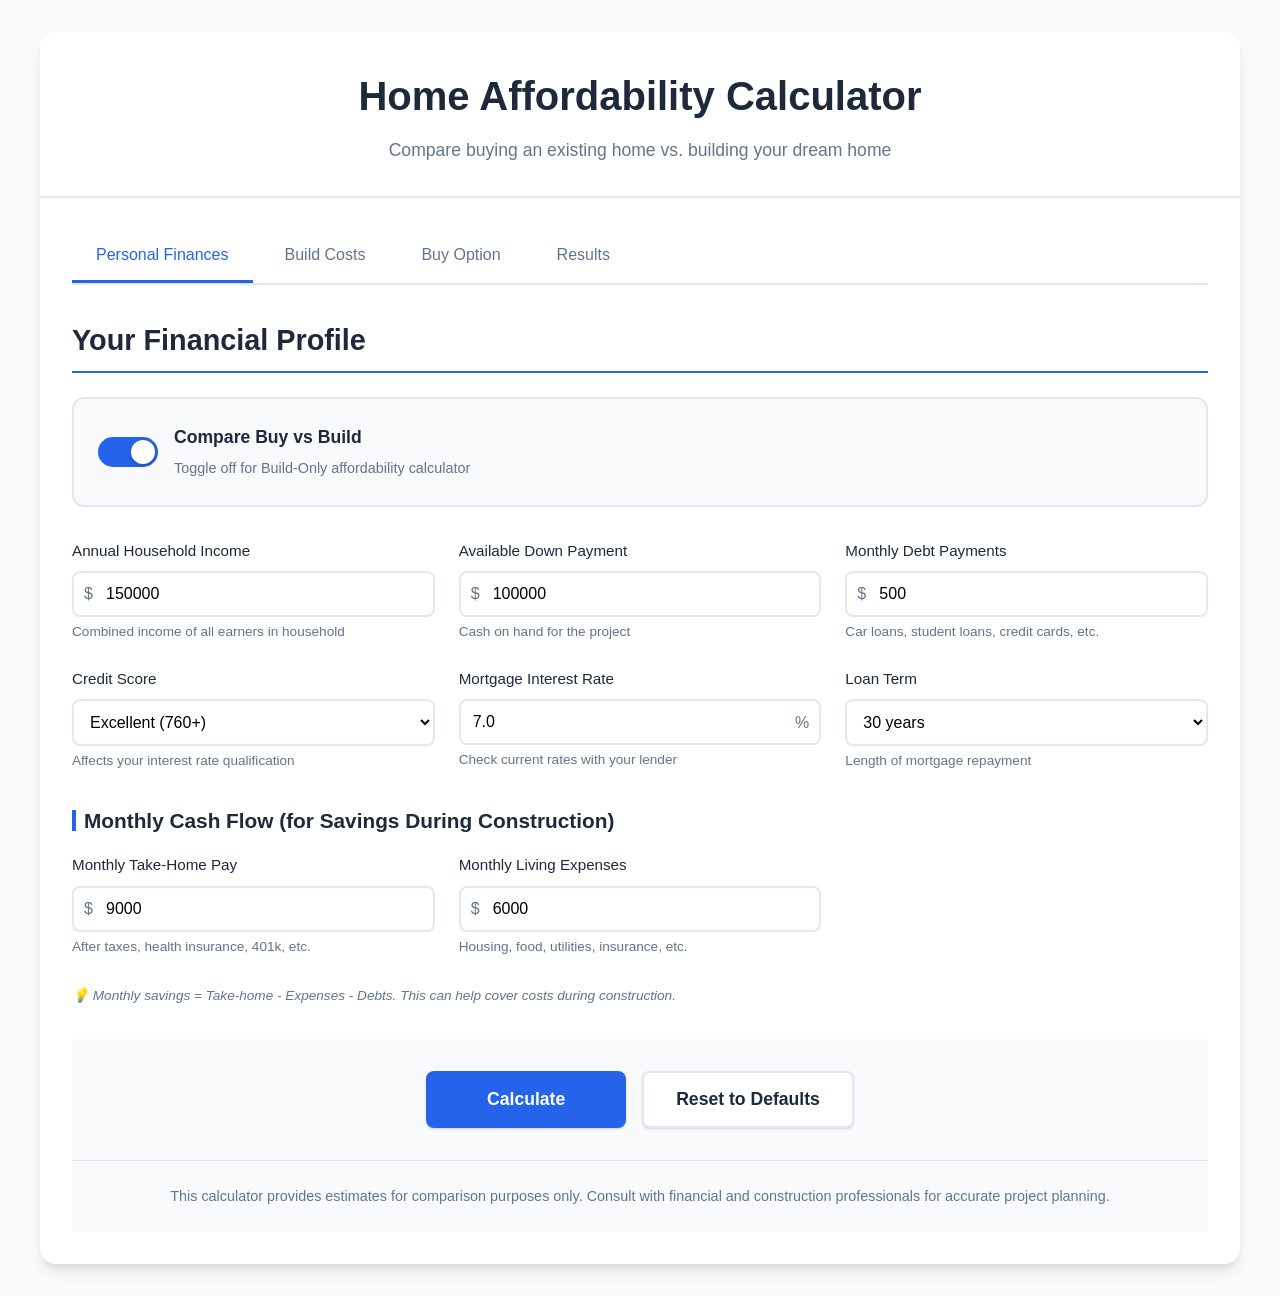
<file: kajabi-calculator.html>
<!DOCTYPE html>
<html lang="en">
<head>
    <meta charset="UTF-8">
    <meta name="viewport" content="width=device-width, initial-scale=1.0">
    <title>Home Affordability Calculator - Buy vs Build</title>
    <style>
* {
    margin: 0;
    padding: 0;
    box-sizing: border-box;
}

:root {
    --primary-color: #2563eb;
    --secondary-color: #1e40af;
    --success-color: #10b981;
    --warning-color: #f59e0b;
    --danger-color: #ef4444;
    --bg-color: #f8fafc;
    --card-bg: #ffffff;
    --text-primary: #1e293b;
    --text-secondary: #64748b;
    --border-color: #e2e8f0;
    --shadow: 0 1px 3px 0 rgba(0, 0, 0, 0.1), 0 1px 2px 0 rgba(0, 0, 0, 0.06);
    --shadow-lg: 0 10px 15px -3px rgba(0, 0, 0, 0.1), 0 4px 6px -2px rgba(0, 0, 0, 0.05);
}

body {
    font-family: -apple-system, BlinkMacSystemFont, 'Segoe UI', Roboto, Oxygen, Ubuntu, Cantarell, sans-serif;
    background: #f8fafc;
    color: var(--text-primary);
    line-height: 1.6;
    padding: 2rem 1rem;
    min-height: 100vh;
}

.container {
    max-width: 1200px;
    margin: 0 auto;
    background: var(--card-bg);
    border-radius: 16px;
    box-shadow: var(--shadow-lg);
    overflow: hidden;
}

header {
    background: #ffffff;
    color: var(--text-primary);
    padding: 2rem;
    text-align: center;
    border-bottom: 2px solid var(--border-color);
}

header h1 {
    font-size: 2.5rem;
    font-weight: 700;
    margin-bottom: 0.5rem;
}

.subtitle {
    font-size: 1.1rem;
    color: var(--text-secondary);
}

.calculator-wrapper {
    padding: 2rem;
}

.tabs {
    display: flex;
    gap: 0.5rem;
    margin-bottom: 2rem;
    border-bottom: 2px solid var(--border-color);
    overflow-x: auto;
}

.tab {
    padding: 1rem 1.5rem;
    background: transparent;
    border: none;
    border-bottom: 3px solid transparent;
    cursor: pointer;
    font-size: 1rem;
    font-weight: 500;
    color: var(--text-secondary);
    transition: all 0.3s ease;
    white-space: nowrap;
}

.tab:hover {
    color: var(--primary-color);
    background: rgba(37, 99, 235, 0.05);
}

.tab.active {
    color: var(--primary-color);
    border-bottom-color: var(--primary-color);
}

.tab-content {
    display: none;
    animation: fadeIn 0.3s ease;
}

.tab-content.active {
    display: block;
}

/* Calculator Mode Toggle */
.calculator-mode-toggle {
    background: var(--bg-color);
    border: 2px solid var(--border-color);
    border-radius: 12px;
    padding: 1.5rem;
    margin-bottom: 2rem;
}

.toggle-container {
    display: flex;
    align-items: center;
    gap: 1rem;
    cursor: pointer;
    user-select: none;
}

.toggle-container input[type="checkbox"] {
    display: none;
}

.toggle-slider {
    position: relative;
    width: 60px;
    height: 30px;
    background: var(--text-secondary);
    border-radius: 30px;
    transition: all 0.3s ease;
    flex-shrink: 0;
}

.toggle-slider::before {
    content: '';
    position: absolute;
    width: 24px;
    height: 24px;
    border-radius: 50%;
    background: white;
    top: 3px;
    left: 3px;
    transition: all 0.3s ease;
    box-shadow: 0 2px 4px rgba(0, 0, 0, 0.2);
}

.toggle-container input[type="checkbox"]:checked + .toggle-slider {
    background: var(--primary-color);
}

.toggle-container input[type="checkbox"]:checked + .toggle-slider::before {
    transform: translateX(30px);
}

.toggle-label {
    display: flex;
    flex-direction: column;
}

.mode-text strong {
    display: block;
    font-size: 1.1rem;
    color: var(--text-primary);
    margin-bottom: 0.25rem;
}

.mode-text small {
    color: var(--text-secondary);
    font-size: 0.9rem;
}

@keyframes fadeIn {
    from {
        opacity: 0;
        transform: translateY(10px);
    }
    to {
        opacity: 1;
        transform: translateY(0);
    }
}

h2 {
    font-size: 1.8rem;
    color: var(--text-primary);
    margin-bottom: 1.5rem;
    border-bottom: 2px solid var(--primary-color);
    padding-bottom: 0.5rem;
}

h3 {
    font-size: 1.3rem;
    color: var(--text-primary);
    margin-top: 2rem;
    margin-bottom: 1rem;
    display: flex;
    align-items: center;
}

h3::before {
    content: '';
    width: 4px;
    height: 1.3rem;
    background: var(--primary-color);
    margin-right: 0.5rem;
}

.form-grid {
    display: grid;
    grid-template-columns: repeat(auto-fit, minmax(280px, 1fr));
    gap: 1.5rem;
    margin-bottom: 2rem;
}

.form-group {
    display: flex;
    flex-direction: column;
}

.form-group label {
    font-weight: 500;
    margin-bottom: 0.5rem;
    color: var(--text-primary);
    font-size: 0.95rem;
}

.form-group small {
    font-size: 0.85rem;
    color: var(--text-secondary);
    margin-top: 0.25rem;
}

.input-wrapper {
    position: relative;
    display: flex;
    align-items: center;
}

.input-prefix,
.input-suffix {
    position: absolute;
    color: var(--text-secondary);
    font-weight: 500;
    pointer-events: none;
    font-size: 1rem;
}

.input-prefix {
    left: 0.75rem;
}

.input-suffix {
    right: 0.75rem;
}

.input-wrapper input {
    flex: 1;
}

.input-wrapper.has-prefix input {
    padding-left: 2rem;
}

.input-wrapper.has-suffix input {
    padding-right: 2.5rem;
}

.form-group input,
.form-group select {
    padding: 0.75rem;
    border: 2px solid var(--border-color);
    border-radius: 8px;
    font-size: 1rem;
    transition: all 0.3s ease;
    background: white;
}

.form-group input:focus,
.form-group select:focus {
    outline: none;
    border-color: var(--primary-color);
    box-shadow: 0 0 0 3px rgba(37, 99, 235, 0.1);
}

/* Decision Dashboard */
.decision-dashboard {
    background: white;
    border-radius: 12px;
    padding: 2rem;
    margin-bottom: 2rem;
    box-shadow: var(--shadow-lg);
    border: 3px solid var(--border-color);
}

.decision-indicator {
    display: flex;
    align-items: center;
    gap: 1.5rem;
    padding: 2rem;
    border-radius: 12px;
    margin-bottom: 2rem;
    transition: all 0.3s ease;
}

.decision-icon {
    font-size: 5rem;
    line-height: 1;
    animation: pulse 2s infinite;
}

@keyframes pulse {
    0%, 100% { opacity: 1; transform: scale(1); }
    50% { opacity: 0.8; transform: scale(1.05); }
}

.decision-text {
    flex: 1;
}

.decision-status {
    font-size: 2.5rem;
    font-weight: 900;
    letter-spacing: 2px;
    margin-bottom: 0.5rem;
}

.decision-message {
    font-size: 1.2rem;
    font-weight: 500;
}

/* GO status - Green */
.decision-indicator.go {
    background: linear-gradient(135deg, #10b981 0%, #059669 100%);
    color: white;
    border: 3px solid #059669;
}

.decision-indicator.go .decision-icon {
    color: #d1fae5;
}

/* CAUTION status - Yellow */
.decision-indicator.caution {
    background: linear-gradient(135deg, #fbbf24 0%, #f59e0b 100%);
    color: #78350f;
    border: 3px solid #f59e0b;
}

.decision-indicator.caution .decision-icon {
    color: #fef3c7;
}

/* STOP status - Red */
.decision-indicator.stop {
    background: linear-gradient(135deg, #ef4444 0%, #dc2626 100%);
    color: white;
    border: 3px solid #dc2626;
}

.decision-indicator.stop .decision-icon {
    color: #fee2e2;
}

/* Neutral status - Gray */
.decision-indicator.neutral {
    background: var(--bg-color);
    color: var(--text-secondary);
    border: 3px solid var(--border-color);
}

.decision-metrics {
    display: grid;
    grid-template-columns: repeat(auto-fit, minmax(200px, 1fr));
    gap: 1.5rem;
}

.metric {
    background: var(--bg-color);
    padding: 1.5rem;
    border-radius: 8px;
    text-align: center;
    border: 2px solid var(--border-color);
}

.metric-label {
    font-size: 0.9rem;
    color: var(--text-secondary);
    margin-bottom: 0.5rem;
    font-weight: 500;
}

.metric-value {
    font-size: 2rem;
    font-weight: 700;
    color: var(--text-primary);
    margin-bottom: 0.25rem;
}

.metric-subtext {
    font-size: 0.85rem;
    color: var(--text-secondary);
}

.action-buttons {
    display: flex;
    gap: 1rem;
    padding: 2rem;
    justify-content: center;
    background: var(--bg-color);
}

.btn {
    padding: 1rem 2rem;
    font-size: 1.1rem;
    font-weight: 600;
    border: none;
    border-radius: 8px;
    cursor: pointer;
    transition: all 0.3s ease;
    box-shadow: var(--shadow);
}

.btn-calculate {
    background: var(--primary-color);
    color: white;
    min-width: 200px;
}

.btn-calculate:hover {
    background: var(--secondary-color);
    transform: translateY(-2px);
    box-shadow: var(--shadow-lg);
}

.btn-reset {
    background: white;
    color: var(--text-primary);
    border: 2px solid var(--border-color);
}

.btn-reset:hover {
    border-color: var(--text-secondary);
    transform: translateY(-2px);
}

.comparison-cards {
    display: grid;
    grid-template-columns: repeat(auto-fit, minmax(300px, 1fr));
    gap: 2rem;
    margin-bottom: 2rem;
}

.result-card {
    background: linear-gradient(135deg, #f8fafc 0%, #e2e8f0 100%);
    border-radius: 12px;
    padding: 1.5rem;
    box-shadow: var(--shadow);
    border: 2px solid var(--border-color);
}

.result-card h3 {
    margin-top: 0;
    margin-bottom: 1.5rem;
    font-size: 1.5rem;
}

.build-card {
    border-color: var(--primary-color);
}

.build-card h3 {
    color: var(--primary-color);
}

.buy-card {
    border-color: var(--success-color);
}

.buy-card h3 {
    color: var(--success-color);
}

.result-item {
    display: flex;
    justify-content: space-between;
    padding: 0.75rem 0;
    border-bottom: 1px solid var(--border-color);
}

.result-item:last-child {
    border-bottom: none;
}

.result-item .label {
    font-weight: 500;
    color: var(--text-secondary);
}

.result-item .value {
    font-weight: 700;
    color: var(--text-primary);
    font-size: 1.1rem;
}

.breakdown-section,
.affordability-section,
.recommendation-section,
.timeline-section {
    margin-top: 2rem;
    padding: 1.5rem;
    background: var(--bg-color);
    border-radius: 12px;
}

#build-breakdown {
    display: grid;
    gap: 0.75rem;
}

.breakdown-item {
    display: flex;
    justify-content: space-between;
    padding: 0.75rem;
    background: white;
    border-radius: 6px;
    border-left: 4px solid var(--primary-color);
}

.breakdown-item.highlight {
    background: #fef3c7;
    border-left-color: var(--warning-color);
}

.affordability-grid {
    display: grid;
    grid-template-columns: repeat(auto-fit, minmax(250px, 1fr));
    gap: 1rem;
}

.affordability-item {
    display: flex;
    flex-direction: column;
    padding: 1rem;
    background: white;
    border-radius: 8px;
    border: 2px solid var(--border-color);
}

.affordability-item .label {
    font-size: 0.9rem;
    color: var(--text-secondary);
    margin-bottom: 0.5rem;
}

.affordability-item .value {
    font-size: 1.5rem;
    font-weight: 700;
    color: var(--primary-color);
}

.recommendation-box {
    padding: 1.5rem;
    background: white;
    border-radius: 8px;
    border-left: 4px solid var(--success-color);
    font-size: 1.1rem;
    line-height: 1.8;
}

.recommendation-box.warning {
    border-left-color: var(--warning-color);
    background: #fffbeb;
}

.recommendation-box.danger {
    border-left-color: var(--danger-color);
    background: #fef2f2;
}

#timeline-chart {
    padding: 1rem;
    background: white;
    border-radius: 8px;
}

.timeline-row {
    display: flex;
    align-items: center;
    margin-bottom: 1rem;
    gap: 1rem;
}

.timeline-label {
    min-width: 100px;
    font-weight: 500;
}

.timeline-bar-container {
    flex: 1;
    display: flex;
    gap: 0.5rem;
}

.timeline-bar {
    height: 40px;
    border-radius: 4px;
    display: flex;
    align-items: center;
    justify-content: center;
    color: white;
    font-weight: 600;
    transition: all 0.3s ease;
}

.timeline-bar:hover {
    transform: scaleY(1.1);
}

.timeline-bar.build {
    background: var(--primary-color);
}

.timeline-bar.buy {
    background: var(--success-color);
}

footer {
    padding: 1.5rem 2rem;
    background: var(--bg-color);
    text-align: center;
    color: var(--text-secondary);
    font-size: 0.9rem;
    border-top: 1px solid var(--border-color);
}

@media (max-width: 768px) {
    body {
        padding: 1rem 0.5rem;
    }

    header h1 {
        font-size: 1.8rem;
    }

    .subtitle {
        font-size: 1rem;
    }

    .calculator-wrapper {
        padding: 1rem;
    }

    .form-grid {
        grid-template-columns: 1fr;
    }

    .action-buttons {
        flex-direction: column;
    }

    .btn {
        width: 100%;
    }

    .comparison-cards {
        grid-template-columns: 1fr;
    }

    .tabs {
        gap: 0.25rem;
    }

    .tab {
        padding: 0.75rem 1rem;
        font-size: 0.9rem;
    }
}
    </style>
</head>
<body>
    <div class="container">
        <header>
            <h1>Home Affordability Calculator</h1>
            <p class="subtitle">Compare buying an existing home vs. building your dream home</p>
        </header>

        <div class="calculator-wrapper">
            <div class="tabs">
                <button class="tab active" onclick="switchTab('personal')">Personal Finances</button>
                <button class="tab" onclick="switchTab('build')">Build Costs</button>
                <button class="tab" onclick="switchTab('buy')">Buy Option</button>
                <button class="tab" onclick="switchTab('results')">Results</button>
            </div>

            <div id="personal-tab" class="tab-content active">
                <h2>Your Financial Profile</h2>

                <!-- Calculator Mode Toggle -->
                <div class="calculator-mode-toggle">
                    <label class="toggle-container">
                        <input type="checkbox" id="compare-mode" checked>
                        <span class="toggle-slider"></span>
                        <span class="toggle-label">
                            <span class="mode-text">
                                <strong id="mode-title">Compare Buy vs Build</strong>
                                <small id="mode-description">Toggle off for Build-Only affordability calculator</small>
                            </span>
                        </span>
                    </label>
                </div>

                <div class="form-grid">
                    <div class="form-group">
                        <label for="annual-income">Annual Household Income</label>
                        <div class="input-wrapper has-prefix">
                            <span class="input-prefix">$</span>
                            <input type="number" id="annual-income" value="150000" min="0" step="1000"
                                   title="Your total household income before taxes. Typical range: $75,000-$500,000">
                        </div>
                        <small>Combined income of all earners in household</small>
                    </div>
                    <div class="form-group">
                        <label for="down-payment">Available Down Payment</label>
                        <div class="input-wrapper has-prefix">
                            <span class="input-prefix">$</span>
                            <input type="number" id="down-payment" value="100000" min="0" step="1000"
                                   title="Cash you have available for down payment. Typical: 10-30% of total project cost">
                        </div>
                        <small>Cash on hand for the project</small>
                    </div>
                    <div class="form-group">
                        <label for="monthly-debts">Monthly Debt Payments</label>
                        <div class="input-wrapper has-prefix">
                            <span class="input-prefix">$</span>
                            <input type="number" id="monthly-debts" value="500" min="0" step="50"
                                   title="Total monthly debt payments: car loans, student loans, credit cards, etc. Typical: $200-$2,000">
                        </div>
                        <small>Car loans, student loans, credit cards, etc.</small>
                    </div>
                    <div class="form-group">
                        <label for="credit-score">Credit Score</label>
                        <select id="credit-score" title="Your credit score affects interest rates. Higher scores get better rates.">
                            <option value="760">Excellent (760+)</option>
                            <option value="700">Good (700-759)</option>
                            <option value="660">Fair (660-699)</option>
                            <option value="620">Poor (620-659)</option>
                        </select>
                        <small>Affects your interest rate qualification</small>
                    </div>
                    <div class="form-group">
                        <label for="interest-rate">Mortgage Interest Rate</label>
                        <div class="input-wrapper has-suffix">
                            <input type="number" id="interest-rate" value="7.0" min="0" max="20" step="0.125"
                                   title="Current mortgage rate you can qualify for. As of 2025: 6.5-8.5% typical. Check with lender.">
                            <span class="input-suffix">%</span>
                        </div>
                        <small>Check current rates with your lender</small>
                    </div>
                    <div class="form-group">
                        <label for="loan-term">Loan Term</label>
                        <select id="loan-term" title="30-year: lower monthly payment. 15-year: higher monthly payment, less total interest.">
                            <option value="15">15 years</option>
                            <option value="30" selected>30 years</option>
                        </select>
                        <small>Length of mortgage repayment</small>
                    </div>
                </div>

<h3>Monthly Cash Flow (for Savings During Construction)</h3>
                <div class="form-grid">
                    <div class="form-group">
                        <label for="monthly-take-home">Monthly Take-Home Pay</label>
                        <div class="input-wrapper has-prefix">
                            <span class="input-prefix">$</span>
                            <input type="number" id="monthly-take-home" value="9000" min="0" step="100"
                                   title="After-tax monthly income. Typical: 70-75% of gross monthly income">
                        </div>
                        <small>After taxes, health insurance, 401k, etc.</small>
                    </div>
                    <div class="form-group">
                        <label for="monthly-expenses">Monthly Living Expenses</label>
                        <div class="input-wrapper has-prefix">
                            <span class="input-prefix">$</span>
                            <input type="number" id="monthly-expenses" value="6000" min="0" step="100"
                                   title="Total monthly expenses including housing, food, utilities, insurance, etc. Typical: 60-80% of take-home">
                        </div>
                        <small>Housing, food, utilities, insurance, etc.</small>
                    </div>
                    <div class="form-group" style="grid-column: 1 / -1;">
                        <small style="color: var(--text-secondary); font-style: italic;">
                            💡 Monthly savings = Take-home - Expenses - Debts. This can help cover costs during construction.
                        </small>
                    </div>
                </div>
            </div>

            <div id="build-tab" class="tab-content">
                <h2>Building Cost Details</h2>

                                <h3>Land Acquisition</h3>
                <div class="form-grid">
                    <div class="form-group">
                        <label for="already-own-land">
                            <input type="checkbox" id="already-own-land" style="width: auto; margin-right: 0.5rem;">
                            I Already Own the Land
                        </label>
                        <small>Check if you don't need to purchase land</small>
                    </div>
                </div>
                <div class="form-grid" id="land-purchase-fields">
                    <div class="form-group">
                        <label for="land-cost">Land Purchase Price</label>
                        <div class="input-wrapper has-prefix">
                            <span class="input-prefix">$</span>
                            <input type="number" id="land-cost" value="150000" min="0" step="5000"
                                   title="Cost to purchase the land. Typical: $50,000-$500,000 depending on location and size">
                        </div>
                        <small>Price of the lot/property</small>
                    </div>
                    <div class="form-group">
                        <label for="land-down-payment">Land Down Payment</label>
                        <div class="input-wrapper has-suffix">
                            <input type="number" id="land-down-payment" value="20" min="0" max="100" step="5"
                                   title="Down payment for land loan. Typical: 20-50%. Higher down payment = lower monthly cost">
                            <span class="input-suffix">%</span>
                        </div>
                        <small>Percent you'll pay upfront for land</small>
                    </div>
                    <div class="form-group">
                        <label for="land-loan-rate">Land Loan Interest Rate</label>
                        <div class="input-wrapper has-suffix">
                            <input type="number" id="land-loan-rate" value="8.0" min="0" max="20" step="0.125"
                                   title="Interest rate for land-only loans. Typical: 1-2% higher than mortgage rates (7-10%)">
                            <span class="input-suffix">%</span>
                        </div>
                        <small>Usually higher than home mortgage rates</small>
                    </div>
                </div>

                <h3>Construction Costs</h3>
                <div class="form-grid">
                    <div class="form-group">
                        <label for="home-size">Home Size</label>
                        <div class="input-wrapper has-suffix">
                            <input type="number" id="home-size" value="2500" min="500" step="100"
                                   title="Total finished square footage. Typical: 1,500-4,000 sq ft. Average new home: 2,500 sq ft">
                            <span class="input-suffix">sq ft</span>
                        </div>
                        <small>Total finished square footage</small>
                    </div>
                    <div class="form-group">
                        <label for="cost-per-sqft">Cost per Sq Ft</label>
                        <div class="input-wrapper has-prefix">
                            <span class="input-prefix">$</span>
                            <input type="number" id="cost-per-sqft" value="400" min="50" step="10"
                                   title="Hard construction cost per sq ft. Budget: $150-250, Mid-range: $250-400, High-end: $400-600+">
                        </div>
                        <small>Budget: $150-250 | Mid: $250-400 | Luxury: $400+</small>
                    </div>
                    <div class="form-group" style="grid-column: 1 / -1;">
                        <small style="color: var(--text-secondary); font-style: italic;">
                            💡 Note: Modern construction loans use single-close structure - same rate as your permanent mortgage during construction, converts automatically when complete
                        </small>
                    </div>
                    <div class="form-group">
                        <label for="construction-months">Construction Timeline</label>
                        <div class="input-wrapper has-suffix">
                            <input type="number" id="construction-months" value="12" min="1" max="36" step="1"
                                   title="Months to complete construction. Typical: 10-16 months. Custom/complex: 18-24+ months">
                            <span class="input-suffix">months</span>
                        </div>
                        <small>Typical: 12-16 months for custom home</small>
                    </div>
                </div>

                <h3>Professional Fees & Soft Costs</h3>
                <div class="form-grid">
                    <div class="form-group">
                        <label for="architect-fee">Architect Fee</label>
                        <div class="input-wrapper has-suffix">
                            <input type="number" id="architect-fee" value="10" min="0" max="20" step="0.5"
                                   title="Architect fees as % of construction cost. Typical: 8-15%. Complex/custom designs: 12-20%">
                            <span class="input-suffix">%</span>
                        </div>
                        <small>Typical: 8-15% of construction cost</small>
                    </div>
                    <div class="form-group">
                        <label for="engineering-fee">Engineering Fees</label>
                        <div class="input-wrapper has-prefix">
                            <span class="input-prefix">$</span>
                            <input type="number" id="engineering-fee" value="15000" min="0" step="1000"
                                   title="Structural, civil, MEP engineering. Typical: $10,000-$30,000. Complex sites/designs cost more">
                        </div>
                        <small>Structural, civil, MEP | Typical: $10k-$30k</small>
                    </div>
                    <div class="form-group">
                        <label for="lighting-design">Lighting Design</label>
                        <div class="input-wrapper has-prefix">
                            <span class="input-prefix">$</span>
                            <input type="number" id="lighting-design" value="5000" min="0" step="500"
                                   title="Professional lighting design. Optional. Typical: $3,000-$10,000. High-end: $15,000+">
                        </div>
                        <small>Optional | Typical: $3k-$10k</small>
                    </div>
                    <div class="form-group">
                        <label for="interior-design">Interior Design</label>
                        <div class="input-wrapper has-prefix">
                            <span class="input-prefix">$</span>
                            <input type="number" id="interior-design" value="10000" min="0" step="1000"
                                   title="Interior design services. Optional. Typical: $5,000-$25,000. Full-service: $50,000+">
                        </div>
                        <small>Optional | Typical: $5k-$25k</small>
                    </div>
                    <div class="form-group">
                        <label for="landscape-design">Landscape Design</label>
                        <div class="input-wrapper has-prefix">
                            <span class="input-prefix">$</span>
                            <input type="number" id="landscape-design" value="8000" min="0" step="1000"
                                   title="Landscape architecture and design. Typical: $5,000-$15,000. Extensive: $20,000+">
                        </div>
                        <small>Typical: $5k-$15k | Extensive: $20k+</small>
                    </div>
                    <div class="form-group">
                        <label for="other-consultants">Other Consultants</label>
                        <div class="input-wrapper has-prefix">
                            <span class="input-prefix">$</span>
                            <input type="number" id="other-consultants" value="5000" min="0" step="1000"
                                   title="Geotechnical, environmental, energy consultants, etc. Typical: $3,000-$10,000">
                        </div>
                        <small>Geotech, environmental, energy | $3k-$10k</small>
                                        <div class="form-group" style="grid-column: 1 / -1; background: #fef3c7; padding: 1rem; border-radius: 8px; border-left: 4px solid #f59e0b;">
                        <small style="color: #92400e; font-weight: 600;">
                            ⚠️ IMPORTANT: Soft costs (architect, engineering, design fees) typically must be paid from YOUR CASH, not financed by construction loan. Budget accordingly!
                        </small>
                    </div>
                </div>

                <h3>Permitting & Development</h3>
                <div class="form-grid">
                    <div class="form-group">
                        <label for="permitting-costs">Permitting & Approvals</label>
                        <div class="input-wrapper has-prefix">
                            <span class="input-prefix">$</span>
                            <input type="number" id="permitting-costs" value="10000" min="0" step="1000"
                                   title="Building permits, inspections, plan reviews. Typical: $5,000-$20,000. Varies by location">
                        </div>
                        <small>Building permits, plan reviews | $5k-$20k</small>
                    </div>
                    <div class="form-group">
                        <label for="land-development">Land Development Costs</label>
                        <div class="input-wrapper has-prefix">
                            <span class="input-prefix">$</span>
                            <input type="number" id="land-development" value="50000" min="0" step="5000"
                                   title="Site work: grading, utilities, driveway, drainage. Typical: $30,000-$100,000+. Varies by site">
                        </div>
                        <small>Grading, utilities, driveway | $30k-$100k+</small>
                    </div>
                    <div class="form-group">
                        <label for="impact-fees">Impact Fees</label>
                        <div class="input-wrapper has-prefix">
                            <span class="input-prefix">$</span>
                            <input type="number" id="impact-fees" value="15000" min="0" step="1000"
                                   title="Municipality fees for schools, roads, water/sewer. Typical: $5,000-$30,000. Varies greatly by location">
                        </div>
                        <small>Schools, roads, utilities | $5k-$30k</small>
                    </div>
                </div>

                <h3>General Contractor & Contingency</h3>
                <div class="form-grid">
                    <div class="form-group">
                        <label for="gc-fee">GC Fee</label>
                        <div class="input-wrapper has-suffix">
                            <input type="number" id="gc-fee" value="15" min="0" max="30" step="1"
                                   title="General Contractor markup. Typical: 15-20%. Includes overhead & profit. Complex projects: 20-25%">
                            <span class="input-suffix">%</span>
                        </div>
                        <small>Typical: 15-20% of construction cost</small>
                    </div>
                    <div class="form-group">
                        <label for="contingency">Contingency</label>
                        <div class="input-wrapper has-suffix">
                            <input type="number" id="contingency" value="10" min="0" max="25" step="1"
                                   title="Budget reserve for unexpected costs. Typical: 10-15%. First build: 15-20%. Complex: 20%+">
                            <span class="input-suffix">%</span>
                        </div>
                        <small>Reserve for unexpected costs | 10-15%</small>
                    </div>
                </div>

                <h3>Carry Costs During Construction</h3>
                <div class="form-grid">
                    <div class="form-group">
                        <label for="property-taxes-annual">Annual Property Tax (land)</label>
                        <div class="input-wrapper has-prefix">
                            <span class="input-prefix">$</span>
                            <input type="number" id="property-taxes-annual" value="3000" min="0" step="100"
                                   title="Annual property tax on land only (pre-construction). Typical: 1-2% of land value per year">
                        </div>
                        <small>Tax on vacant land during build</small>
                    </div>
                    <div class="form-group">
                        <label for="insurance-during">Insurance During Construction</label>
                        <div class="input-wrapper has-prefix">
                            <span class="input-prefix">$</span>
                            <input type="number" id="insurance-during" value="5000" min="0" step="500"
                                   title="Builder's risk insurance during construction. Typical: $3,000-$8,000 for 12-month build">
                        </div>
                        <small>Builder's risk policy | $3k-$8k/year</small>
                    </div>
                    <div class="form-group">
                        <label for="current-rent">Current Monthly Rent/Housing</label>
                        <div class="input-wrapper has-prefix">
                            <span class="input-prefix">$</span>
                            <input type="number" id="current-rent" value="2500" min="0" step="100"
                                   title="Your current housing cost while building. Rent or existing mortgage. You'll pay this during construction">
                        </div>
                        <small>You'll continue paying this during build</small>
                    </div>
                </div>

                <h3>After-Build Valuation</h3>
                <div class="form-grid">
                    <div class="form-group">
                        <label for="after-build-value">Expected Market Value (After Completion)</label>
                        <div class="input-wrapper has-prefix">
                            <span class="input-prefix">$</span>
                            <input type="number" id="after-build-value" value="750000" min="0" step="10000"
                                   title="What you expect the completed home to appraise for. Compare to similar new homes in area">
                        </div>
                        <small>Compare to similar new homes in your area</small>
                    </div>
                    <div class="form-group">
                        <label for="min-equity-percent">Minimum Equity Target</label>
                        <div class="input-wrapper has-suffix">
                            <input type="number" id="min-equity-percent" value="15" min="0" max="50" step="5"
                                   title="Minimum equity % you want after completion. Conservative: 20%+. Moderate: 15%. Aggressive: 10%">
                            <span class="input-suffix">%</span>
                        </div>
                        <small>Conservative: 20%+ | Moderate: 15%</small>
                    </div>
                </div>
            </div>

            <div id="buy-tab" class="tab-content">
                <h2>Buying an Existing Home</h2>
                <div class="form-grid">
                    <div class="form-group">
                        <label for="buy-price">Purchase Price</label>
                        <div class="input-wrapper has-prefix">
                            <span class="input-prefix">$</span>
                            <input type="number" id="buy-price" value="600000" min="0" step="10000"
                                   title="Purchase price of the home. Use comparable sales in your area">
                        </div>
                        <small>Compare to recent sales in area</small>
                    </div>
                    <div class="form-group">
                        <label for="buy-size">Home Size</label>
                        <div class="input-wrapper has-suffix">
                            <input type="number" id="buy-size" value="2500" min="500" step="100"
                                   title="Total finished square footage of the home">
                            <span class="input-suffix">sq ft</span>
                        </div>
                        <small>Finished square footage</small>
                    </div>
                    <div class="form-group">
                        <label for="closing-costs">Closing Costs</label>
                        <div class="input-wrapper has-suffix">
                            <input type="number" id="closing-costs" value="3" min="0" max="10" step="0.5"
                                   title="Closing costs as % of purchase price. Typical: 2-5%. Includes title, escrow, lender fees">
                            <span class="input-suffix">%</span>
                        </div>
                        <small>Typical: 2-5% of purchase price</small>
                    </div>
                    <div class="form-group">
                        <label for="renovation-costs">Immediate Renovation Costs</label>
                        <div class="input-wrapper has-prefix">
                            <span class="input-prefix">$</span>
                            <input type="number" id="renovation-costs" value="50000" min="0" step="5000"
                                   title="Repairs and updates needed right away. Typical: $10,000-$100,000 depending on condition">
                        </div>
                        <small>Repairs/updates needed immediately</small>
                    </div>
                    <div class="form-group">
                        <label for="buy-property-tax-rate">Annual Property Tax Rate</label>
                        <div class="input-wrapper has-suffix">
                            <input type="number" id="buy-property-tax-rate" value="1.2" min="0" max="5" step="0.1"
                                   title="Property tax rate as % of home value. Typical: 0.5-2.5%. Check your county's rate">
                            <span class="input-suffix">%</span>
                        </div>
                        <small>Check your county rate | 0.5-2.5%</small>
                    </div>
                    <div class="form-group">
                        <label for="buy-insurance-annual">Annual Homeowners Insurance</label>
                        <div class="input-wrapper has-prefix">
                            <span class="input-prefix">$</span>
                            <input type="number" id="buy-insurance-annual" value="2400" min="0" step="100"
                                   title="Annual homeowners insurance. Typical: $1,000-$4,000. Higher in disaster-prone areas">
                        </div>
                        <small>Typical: $1k-$4k/year</small>
                    </div>
                    <div class="form-group">
                        <label for="buy-hoa">Monthly HOA Fees</label>
                        <div class="input-wrapper has-prefix">
                            <span class="input-prefix">$</span>
                            <input type="number" id="buy-hoa" value="0" min="0" step="50"
                                   title="Monthly Homeowners Association fees. Typical: $100-$500. Condos/townhomes: $200-$800">
                        </div>
                        <small>$0 if no HOA | Typical: $100-$500</small>
                    </div>
                    <div class="form-group">
                        <label for="buy-maintenance">Annual Maintenance</label>
                        <div class="input-wrapper has-suffix">
                            <input type="number" id="buy-maintenance" value="1" min="0" max="5" step="0.1"
                                   title="Annual maintenance as % of home value. Typical: 1-2%. Older homes: 2-3%">
                            <span class="input-suffix">%</span>
                        </div>
                        <small>Typical: 1-2% | Older homes: 2-3%</small>
                    </div>
                </div>
            </div>
            <div id="results-tab" class="tab-content">
                <h2>Analysis & Comparison</h2>

                <!-- GO/NO-GO Dashboard -->
                <div id="decision-dashboard" class="decision-dashboard">
                    <div class="decision-indicator" id="decision-indicator">
                        <div class="decision-icon">●</div>
                        <div class="decision-text">
                            <div class="decision-status" id="decision-status">CALCULATING...</div>
                            <div class="decision-message" id="decision-message">Enter your details and calculate</div>
                        </div>
                    </div>
                    <div class="decision-metrics" id="decision-metrics">
                        <div class="metric">
                            <div class="metric-label">Equity After Build</div>
                            <div class="metric-value" id="equity-amount">$0</div>
                            <div class="metric-subtext" id="equity-percent">0%</div>
                        </div>
                        <div class="metric">
                            <div class="metric-label">Profit Potential</div>
                            <div class="metric-value" id="profit-amount">$0</div>
                            <div class="metric-subtext" id="cost-to-value-ratio">0% of value</div>
                        </div>
                        <div class="metric">
                            <div class="metric-label">Financial Risk</div>
                            <div class="metric-value" id="risk-level">LOW</div>
                            <div class="metric-subtext" id="dti-summary">DTI within limits</div>
                        </div>
                    </div>
                </div>

                <div class="comparison-cards">
                    <div class="result-card build-card">
                        <h3>Build Option</h3>
                        <div class="result-item">
                            <span class="label">Total Project Cost:</span>
                            <span class="value" id="build-total-cost">$0</span>
                        </div>
                        <div class="result-item highlight">
                            <span class="label">Required Down Payment (80% LTV):</span>
                            <span class="value" id="build-required-down">$0</span>
                        </div>
                        <div class="result-item">
                            <span class="label">Your Available Down Payment:</span>
                            <span class="value" id="build-down-needed">$0</span>
                        </div>
                        <div class="result-item" id="cash-shortfall-row" style="display:none;">
                            <span class="label" style="color: #ef4444;">💥 Cash Shortfall:</span>
                            <span class="value" style="color: #ef4444; font-weight: 700;" id="build-cash-shortfall">$0</span>
                        </div>
                        <div class="result-item">
                            <span class="label">Max Loan Available (80% LTV):</span>
                            <span class="value" id="build-max-loan">$0</span>
                        </div>
                        <div class="result-item">
                            <span class="label">Actual Loan Amount:</span>
                            <span class="value" id="build-loan-amount">$0</span>
                        </div>
                        <div class="result-item">
                            <span class="label">Monthly Payment (P&I):</span>
                            <span class="value" id="build-monthly-pi">$0</span>
                        </div>
                        <div class="result-item">
                            <span class="label">Cost per Sq Ft:</span>
                            <span class="value" id="build-cost-sqft">$0</span>
                        </div>
                        <div class="result-item">
                            <span class="label">Construction Carry Costs:</span>
                            <span class="value" id="build-carry-costs">$0</span>
                        </div>
                    </div>

                    <div class="result-card buy-card">
                        <h3>Buy Option</h3>
                        <div class="result-item">
                            <span class="label">Total Purchase Cost:</span>
                            <span class="value" id="buy-total-cost">$0</span>
                        </div>
                        <div class="result-item">
                            <span class="label">Down Payment Needed:</span>
                            <span class="value" id="buy-down-needed">$0</span>
                        </div>
                        <div class="result-item">
                            <span class="label">Loan Amount:</span>
                            <span class="value" id="buy-loan-amount">$0</span>
                        </div>
                        <div class="result-item">
                            <span class="label">Monthly Payment (P&I):</span>
                            <span class="value" id="buy-monthly-pi">$0</span>
                        </div>
                        <div class="result-item">
                            <span class="label">Cost per Sq Ft:</span>
                            <span class="value" id="buy-cost-sqft">$0</span>
                        </div>
                        <div class="result-item">
                            <span class="label">First Year Total Costs:</span>
                            <span class="value" id="buy-first-year">$0</span>
                        </div>
                    </div>
                </div>

                <div class="breakdown-section">
                    <h3>Build Cost Breakdown</h3>
                    <div id="build-breakdown"></div>
                </div>

                <div class="affordability-section">
                    <h3>Affordability Analysis</h3>
                    <div class="affordability-grid">
                        <div class="affordability-item">
                            <span class="label">Maximum Affordable Home (Build):</span>
                            <span class="value" id="max-affordable-build">$0</span>
                        </div>
                        <div class="affordability-item">
                            <span class="label">Maximum Affordable Home (Buy):</span>
                            <span class="value" id="max-affordable-buy">$0</span>
                        </div>
                        <div class="affordability-item">
                            <span class="label">Debt-to-Income Ratio (Build):</span>
                            <span class="value" id="dti-build">0%</span>
                        </div>
                        <div class="affordability-item">
                            <span class="label">Debt-to-Income Ratio (Buy):</span>
                            <span class="value" id="dti-buy">0%</span>
                        </div>
                    </div>
                </div>

                <div class="recommendation-section">
                    <h3>Recommendation</h3>
                    <div id="recommendation" class="recommendation-box"></div>
                </div>

                <div class="timeline-section">
                    <h3>5-Year Cost Comparison</h3>
                    <div id="timeline-chart"></div>
                </div>
            </div>
        </div>

        <div class="action-buttons">
            <button class="btn btn-calculate" onclick="calculate()">Calculate</button>
            <button class="btn btn-reset" onclick="resetForm()">Reset to Defaults</button>
        </div>

        <footer>
            <p>This calculator provides estimates for comparison purposes only. Consult with financial and construction professionals for accurate project planning.</p>
        </footer>
    </div>

    <script>
function switchTab(tabName) {
    const tabs = document.querySelectorAll('.tab');
    const tabContents = document.querySelectorAll('.tab-content');
    tabs.forEach(tab => tab.classList.remove('active'));
    tabContents.forEach(content => content.classList.remove('active'));
    const activeTab = Array.from(tabs).find(tab => tab.textContent.toLowerCase().includes(tabName));
    if (activeTab) activeTab.classList.add('active');
    document.getElementById(`${tabName}-tab`).classList.add('active');
}

// Calculator mode toggle functionality
function updateCalculatorMode() {
    const compareMode = document.getElementById('compare-mode').checked;
    const buyTab = Array.from(document.querySelectorAll('.tab')).find(tab =>
        tab.textContent.toLowerCase().includes('buy')
    );
    const modeTitle = document.getElementById('mode-title');
    const modeDescription = document.getElementById('mode-description');

    if (compareMode) {
        // Show Buy tab
        if (buyTab) buyTab.style.display = 'block';
        modeTitle.textContent = 'Compare Buy vs Build';
        modeDescription.textContent = 'Toggle off for Build-Only affordability calculator';
    } else {
        // Hide Buy tab
        if (buyTab) buyTab.style.display = 'none';
        modeTitle.textContent = 'Build-Only Mode';
        modeDescription.textContent = 'Toggle on to compare with buying existing home';

        // If currently on Buy tab, switch to Personal tab
        const buyTabContent = document.getElementById('buy-tab');
        if (buyTabContent && buyTabContent.classList.contains('active')) {
            switchTab('personal');
        }
    }
}

// Initialize calculator mode on page load
document.addEventListener('DOMContentLoaded', function() {
    const compareModeToggle = document.getElementById('compare-mode');
    if (compareModeToggle) {
        compareModeToggle.addEventListener('change', updateCalculatorMode);
        updateCalculatorMode(); // Set initial state
    }

    // Handle "Already Own Land" checkbox toggle
    const ownLandCheckbox = document.getElementById('already-own-land');
    if (ownLandCheckbox) {
        ownLandCheckbox.addEventListener('change', function() {
            const landFields = document.getElementById('land-purchase-fields');
            if (landFields) {
                landFields.style.display = this.checked ? 'none' : 'grid';
            }
        });

function getVal(id) {
    return parseFloat(document.getElementById(id).value) || 0;
}

function formatCurrency(amount) {
    return new Intl.NumberFormat('en-US', {
        style: 'currency',
        currency: 'USD',
        minimumFractionDigits: 0,
        maximumFractionDigits: 0
    }).format(amount);
}

function formatPercent(value) {
    return `${value.toFixed(2)}%`;
}

function setVal(id, value) {
    const element = document.getElementById(id);
    if (element) {
        element.textContent = typeof value === 'number' ? formatCurrency(value) : value;
    }
}

function calculateMonthlyPayment(principal, annualRate, years) {
    if (principal <= 0 || annualRate <= 0) return 0;
    const monthlyRate = annualRate / 100 / 12;
    const numPayments = years * 12;
    const monthlyPayment = principal * (monthlyRate * Math.pow(1 + monthlyRate, numPayments)) / (Math.pow(1 + monthlyRate, numPayments) - 1);
    return monthlyPayment;
}

function calculateConstructionInterest(principal, annualRate, months) {
    const avgBalance = principal / 2;
    const monthlyRate = annualRate / 100 / 12;
    return avgBalance * monthlyRate * months;
}

// Build cost calculations
// Build cost calculations
function calculateBuildCosts() {
    // Check if user already owns land
    const alreadyOwnLand = document.getElementById('already-own-land')?.checked || false;

    const data = {
        // Personal finances
        income: getVal('annual-income'),
        downPayment: getVal('down-payment'),
        monthlyDebts: getVal('monthly-debts'),
        interestRate: getVal('interest-rate'),
        loanTerm: getVal('loan-term'),
        monthlyTakeHome: getVal('monthly-take-home'),
        monthlyExpenses: getVal('monthly-expenses'),

        // Land (set to 0 if already owned)
        landCost: alreadyOwnLand ? 0 : getVal('land-cost'),
        landDownPercent: getVal('land-down-payment'),
        landLoanRate: getVal('land-loan-rate'),
        alreadyOwnLand: alreadyOwnLand,

        // Construction (use mortgage rate for construction loan)
        homeSize: getVal('home-size'),
        costPerSqft: getVal('cost-per-sqft'),
        constructionMonths: getVal('construction-months'),

        // Professional fees (SOFT COSTS - must be paid from cash)
        architectFeePercent: getVal('architect-fee'),
        engineeringFee: getVal('engineering-fee'),
        lightingDesign: getVal('lighting-design'),
        interiorDesign: getVal('interior-design'),
        landscapeDesign: getVal('landscape-design'),
        otherConsultants: getVal('other-consultants'),

        // Permitting & development
        permittingCosts: getVal('permitting-costs'),
        landDevelopment: getVal('land-development'),
        impactFees: getVal('impact-fees'),

        // GC & contingency
        gcFeePercent: getVal('gc-fee'),
        contingencyPercent: getVal('contingency'),

        // Carry costs
        propertyTaxAnnual: getVal('property-taxes-annual'),
        insuranceDuring: getVal('insurance-during'),
        currentRent: getVal('current-rent')
    };

    // Calculate construction costs
    const baseConstructionCost = data.homeSize * data.costPerSqft;
    const architectFee = baseConstructionCost * (data.architectFeePercent / 100);
    const gcFee = baseConstructionCost * (data.gcFeePercent / 100);

    // SOFT COSTS (must be paid from cash, NOT financed)
    const totalSoftCosts = architectFee + data.engineeringFee + data.lightingDesign +
                          data.interiorDesign + data.landscapeDesign + data.otherConsultants;

    // HARD COSTS (can be financed - construction + GC)
    const totalHardCosts = baseConstructionCost + gcFee;

    // DEVELOPMENT COSTS (can be financed)
    const totalDevelopmentCosts = data.permittingCosts + data.landDevelopment + data.impactFees;

    // FINANCEABLE COSTS (hard costs + development, excludes soft costs)
    const financeableSubtotal = totalHardCosts + totalDevelopmentCosts;

    // Contingency (applied to financeable costs only)
    const contingency = financeableSubtotal * (data.contingencyPercent / 100);

    // Total FINANCEABLE amount (what bank will lend on)
    const totalFinanceableAmount = financeableSubtotal + contingency;

    // Total PROJECT cost (includes soft costs)
    const totalProjectCost = data.landCost + totalHardCosts + totalSoftCosts + totalDevelopmentCosts + contingency;

    // Construction loan interest (use mortgage rate for single-close loans)
    // Only finance hard costs + development + contingency (NOT soft costs)
    const constructionInterest = calculateConstructionInterest(
        totalFinanceableAmount,
        data.interestRate,  // Use mortgage rate, not separate construction rate
        data.constructionMonths
    );

    // Carry costs during construction
    const propertyTaxDuringConstruction = (data.propertyTaxAnnual / 12) * data.constructionMonths;
    const rentDuringConstruction = data.currentRent * data.constructionMonths;
    const totalCarryCosts = constructionInterest + propertyTaxDuringConstruction +
                           data.insuranceDuring + rentDuringConstruction;

    // Total cost including carry costs
    const totalCostWithCarry = totalProjectCost + totalCarryCosts;

    // Monthly savings available during construction
    const monthlySavings = Math.max(0, data.monthlyTakeHome - data.monthlyExpenses - data.monthlyDebts);
    const totalSavingsDuringConstruction = monthlySavings * data.constructionMonths;

    // Total cash available = initial down payment + savings during construction
    const totalCashAvailable = data.downPayment + totalSavingsDuringConstruction;

    // Land financing (if not already owned)
    const landDownPayment = data.alreadyOwnLand ? 0 : (data.landCost * (data.landDownPercent / 100));
    const landLoanAmount = data.alreadyOwnLand ? 0 : (data.landCost - landDownPayment);

    // Construction Loan LTV Limits (typically 80% LTV)
    // Get the expected after-build value from the form
    const afterBuildValue = getVal('after-build-value') || totalProjectCost;

    // Maximum loan is 80% of LESSER of financeable amount or appraised value
    const ltvLimit = 0.80;
    const maxLoanableAmount = Math.min(totalFinanceableAmount, afterBuildValue) * ltvLimit;

    // CASH REQUIREMENTS breakdown:
    // 1. Soft costs (MUST be paid from cash, not financed)
    const cashForSoftCosts = totalSoftCosts;

    // 2. Down payment on financeable amount (20% of hard costs + dev + contingency)
    const downPaymentOnFinanceable = totalFinanceableAmount - maxLoanableAmount;

    // 3. Land down payment (if not owned)
    const cashForLand = landDownPayment;

    // Total REQUIRED cash = soft costs + down payment on financeable + land down payment
    const requiredCashTotal = cashForSoftCosts + downPaymentOnFinanceable + cashForLand;

    // Check if user has sufficient cash (including savings during construction)
    const hasEnoughCash = totalCashAvailable >= requiredCashTotal;
    const cashShortfall = Math.max(0, requiredCashTotal - totalCashAvailable);

    // Final mortgage (convert construction loan to permanent)
    // Loan amount is limited by 80% LTV on financeable costs
    const finalLoanAmount = maxLoanableAmount;
    const monthlyPI = calculateMonthlyPayment(finalLoanAmount, data.interestRate, data.loanTerm);

    // Cost per square foot
    const costPerSqft = totalProjectCost / data.homeSize;

    return {
        totalProjectCost,
        totalCostWithCarry,
        downPaymentNeeded: data.downPayment,
        requiredDownPayment: requiredCashTotal,  // Total cash required
        monthlySavings,
        totalSavingsDuringConstruction,
        totalCashAvailable,
        cashForSoftCosts,
        cashForLand,
        alreadyOwnLand: data.alreadyOwnLand,
        hasEnoughCash,
        cashShortfall,
        ltvLimit,
        maxLoanableAmount,
        totalFinanceableAmount,
        afterBuildValue,
        landCost: data.landCost,
        baseConstructionCost,
        architectFee,
        gcFee,
        totalSoftCosts,
        totalHardCosts,
        totalDevelopmentCosts,
        contingency,
        constructionInterest,
        totalCarryCosts,
        finalLoanAmount,
        monthlyPI,
        costPerSqft,
        breakdown: {
            'Land Acquisition': data.landCost,
            'Base Construction': baseConstructionCost,
            'Architect Fees': architectFee,
            'GC Fees': gcFee,
            'Engineering': data.engineeringFee,
            'Lighting Design': data.lightingDesign,
            'Interior Design': data.interiorDesign,
            'Landscape Design': data.landscapeDesign,
            'Other Consultants': data.otherConsultants,
            'Permitting': data.permittingCosts,
            'Land Development': data.landDevelopment,
            'Impact Fees': data.impactFees,
            'Contingency': contingency,
            'Construction Loan Interest': constructionInterest,
            'Property Tax (During Construction)': propertyTaxDuringConstruction,
            'Insurance (During Construction)': data.insuranceDuring,
            'Housing During Construction': rentDuringConstruction
        }
    };
}


    const data = {
        // Personal finances
        income: getVal('annual-income'),
        downPayment: getVal('down-payment'),
        monthlyDebts: getVal('monthly-debts'),
        interestRate: getVal('interest-rate'),
        loanTerm: getVal('loan-term'),

        // Land
        landCost: getVal('land-cost'),
        landDownPercent: getVal('land-down-payment'),
        landLoanRate: getVal('land-loan-rate'),

        // Construction
        homeSize: getVal('home-size'),
        costPerSqft: getVal('cost-per-sqft'),
        constructionLoanRate: getVal('construction-loan-rate'),
        constructionMonths: getVal('construction-months'),

        // Professional fees
        architectFeePercent: getVal('architect-fee'),
        engineeringFee: getVal('engineering-fee'),
        lightingDesign: getVal('lighting-design'),
        interiorDesign: getVal('interior-design'),
        landscapeDesign: getVal('landscape-design'),
        otherConsultants: getVal('other-consultants'),

        // Permitting & development
        permittingCosts: getVal('permitting-costs'),
        landDevelopment: getVal('land-development'),
        impactFees: getVal('impact-fees'),

        // GC & contingency
        gcFeePercent: getVal('gc-fee'),
        contingencyPercent: getVal('contingency'),

        // Carry costs
        propertyTaxAnnual: getVal('property-taxes-annual'),
        insuranceDuring: getVal('insurance-during'),
        currentRent: getVal('current-rent')
    };

    // Calculate construction costs
    const baseConstructionCost = data.homeSize * data.costPerSqft;
    const architectFee = baseConstructionCost * (data.architectFeePercent / 100);
    const gcFee = baseConstructionCost * (data.gcFeePercent / 100);

    // Total soft costs
    const totalSoftCosts = architectFee + data.engineeringFee + data.lightingDesign +
                          data.interiorDesign + data.landscapeDesign + data.otherConsultants;

    // Total hard costs (construction + GC)
    const totalHardCosts = baseConstructionCost + gcFee;

    // Development costs
    const totalDevelopmentCosts = data.permittingCosts + data.landDevelopment + data.impactFees;

    // Subtotal before contingency
    const subtotal = data.landCost + totalHardCosts + totalSoftCosts + totalDevelopmentCosts;

    // Contingency
    const contingency = subtotal * (data.contingencyPercent / 100);

    // Total project cost
    const totalProjectCost = subtotal + contingency;

    // Construction loan interest
    const constructionLoanAmount = totalHardCosts + totalSoftCosts + totalDevelopmentCosts + contingency;
    const constructionInterest = calculateConstructionInterest(
        constructionLoanAmount,
        data.constructionLoanRate,
        data.constructionMonths
    );

    // Carry costs during construction
    const propertyTaxDuringConstruction = (data.propertyTaxAnnual / 12) * data.constructionMonths;
    const rentDuringConstruction = data.currentRent * data.constructionMonths;
    const totalCarryCosts = constructionInterest + propertyTaxDuringConstruction +
                           data.insuranceDuring + rentDuringConstruction;

    // Total cost including carry costs
    const totalCostWithCarry = totalProjectCost + totalCarryCosts;

    // Land financing
    const landDownPayment = data.landCost * (data.landDownPercent / 100);
    const landLoanAmount = data.landCost - landDownPayment;

    // Construction Loan LTV Limits (typically 80% LTV)
    // Get the expected after-build value from the form
    const afterBuildValue = getVal('after-build-value') || totalProjectCost;

    // Maximum loan is 80% of LESSER of project cost or appraised value
    const ltvLimit = 0.80;
    const maxLoanableAmount = Math.min(totalProjectCost, afterBuildValue) * ltvLimit;

    // Required down payment to meet LTV requirements
    const requiredDownPayment = totalProjectCost - maxLoanableAmount;

    // Check if user has sufficient down payment
    const hasEnoughCash = data.downPayment >= requiredDownPayment;
    const cashShortfall = Math.max(0, requiredDownPayment - data.downPayment);

    // Final mortgage (convert construction loan to permanent)
    // Use the ACTUAL loan amount they can get (limited by LTV)
    const actualLoanAmount = hasEnoughCash ?
        (totalProjectCost - data.downPayment) :
        maxLoanableAmount;

    const finalLoanAmount = actualLoanAmount;
    const monthlyPI = calculateMonthlyPayment(finalLoanAmount, data.interestRate, data.loanTerm);

    // Cost per square foot
    const costPerSqft = totalProjectCost / data.homeSize;

    return {
        totalProjectCost,
        totalCostWithCarry,
        downPaymentNeeded: data.downPayment,
        requiredDownPayment,
        hasEnoughCash,
        cashShortfall,
        ltvLimit,
        maxLoanableAmount,
        afterBuildValue,
        landCost: data.landCost,
        baseConstructionCost,
        architectFee,
        gcFee,
        totalSoftCosts,
        totalHardCosts,
        totalDevelopmentCosts,
        contingency,
        constructionInterest,
        totalCarryCosts,
        finalLoanAmount,
        monthlyPI,
        costPerSqft,
        breakdown: {
            'Land Acquisition': data.landCost,
            'Base Construction': baseConstructionCost,
            'Architect Fees': architectFee,
            'GC Fees': gcFee,
            'Engineering': data.engineeringFee,
            'Lighting Design': data.lightingDesign,
            'Interior Design': data.interiorDesign,
            'Landscape Design': data.landscapeDesign,
            'Other Consultants': data.otherConsultants,
            'Permitting': data.permittingCosts,
            'Land Development': data.landDevelopment,
            'Impact Fees': data.impactFees,
            'Contingency': contingency,
            'Construction Loan Interest': constructionInterest,
            'Property Tax (During Construction)': propertyTaxDuringConstruction,
            'Insurance (During Construction)': data.insuranceDuring,
            'Housing During Construction': rentDuringConstruction
            chartHTML.push(`
                <div class="timeline-row">
                    <div class="timeline-label">Year ${year}</div>
                    <div class="timeline-bar-container">
                        <div class="timeline-bar build" style="width: ${(buildAnnual / maxCost) * 100}%">
                            ${formatCurrency(buildAnnual)}
                        </div>
                    </div>
                </div>
            `);
        }

        // Cumulative total
        const buildTotal5Year = buildInitial + (buildAnnual * 4);
        chartHTML.push(`
            <div style="margin-top: 2rem; padding-top: 1rem; border-top: 2px solid #e2e8f0;">
                <div class="timeline-row">
                    <div class="timeline-label"><strong>5-Year Total</strong></div>
                    <div class="timeline-bar-container">
                        <div class="timeline-bar build" style="width: 100%">
                            ${formatCurrency(buildTotal5Year)}
                        </div>
                    </div>
                </div>
            </div>
        `);

        return chartHTML.join('');
    }

    // Compare mode - show both build and buy
    const buyMonthly = buyResults.totalMonthlyPayment;
    const buyAnnual = buyMonthly * 12;
    const buyInitial = buyResults.firstYearCosts;
    const maxCost = Math.max(buildInitial, buyInitial, buildAnnual, buyAnnual);

    // Year 0 (Initial/First Year)
    chartHTML.push(`
        <div class="timeline-row">
            <div class="timeline-label">Year 1</div>
            <div class="timeline-bar-container">
                <div class="timeline-bar build" style="width: ${(buildInitial / maxCost) * 100}%">
                    Build: ${formatCurrency(buildInitial)}
                </div>
            </div>
        </div>
        <div class="timeline-row">
            <div class="timeline-label"></div>
            <div class="timeline-bar-container">
                <div class="timeline-bar buy" style="width: ${(buyInitial / maxCost) * 100}%">
                    Buy: ${formatCurrency(buyInitial)}
                </div>
            </div>
        </div>
    `);

    // Years 2-5
    for (let year = 2; year <= 5; year++) {
        chartHTML.push(`
            <div class="timeline-row">
                <div class="timeline-label">Year ${year}</div>
                <div class="timeline-bar-container">
                    <div class="timeline-bar build" style="width: ${(buildAnnual / maxCost) * 100}%">
                        ${formatCurrency(buildAnnual)}
                    </div>
                </div>
            </div>
            <div class="timeline-row">
                <div class="timeline-label"></div>
                <div class="timeline-bar-container">
                    <div class="timeline-bar buy" style="width: ${(buyAnnual / maxCost) * 100}%">
                        ${formatCurrency(buyAnnual)}
                    </div>
                </div>
            </div>
        `);
    }

    // Cumulative totals
    const buildTotal5Year = buildInitial + (buildAnnual * 4);
    const buyTotal5Year = buyInitial + (buyAnnual * 4);

    chartHTML.push(`
        <div style="margin-top: 2rem; padding-top: 1rem; border-top: 2px solid #e2e8f0;">
            <div class="timeline-row">
                <div class="timeline-label"><strong>5-Year Total</strong></div>
                <div class="timeline-bar-container">
                    <div class="timeline-bar build" style="width: ${(buildTotal5Year / Math.max(buildTotal5Year, buyTotal5Year)) * 100}%">
                        ${formatCurrency(buildTotal5Year)}
                    </div>
                </div>
            </div>
            <div class="timeline-row">
                <div class="timeline-label"></div>
                <div class="timeline-bar-container">
                    <div class="timeline-bar buy" style="width: ${(buyTotal5Year / Math.max(buildTotal5Year, buyTotal5Year)) * 100}%">
                        ${formatCurrency(buyTotal5Year)}
                    </div>
                </div>
            </div>
        </div>
    `);

    return chartHTML.join('');
}
                        ${formatCurrency(buyTotal5Year)}
                    </div>
                </div>
            </div>
        </div>
    `);

    return chartHTML.join('');
}

// Calculate decision metrics and update dashboard
function updateDecisionDashboard(buildResults, affordability) {
    const afterBuildValue = getVal('after-build-value');
    const minEquityPercent = getVal('min-equity-percent');
    const buildDTI = calculateDTI(buildResults.monthlyPI);
    const annualIncome = getVal('annual-income');
    const monthlyDebts = getVal('monthly-debts');

    // Calculate equity and profit
    const totalCost = buildResults.totalProjectCost;
    const equity = afterBuildValue - totalCost;
    const equityPercent = (equity / afterBuildValue) * 100;
    const costToValueRatio = (totalCost / afterBuildValue) * 100;

    // Determine decision status
    let decision = 'neutral';
    let statusText = 'CALCULATING...';
    let messageText = 'Enter your details and calculate';
    let riskLevel = 'LOW';
    let dtiSummary = 'DTI within limits';

    // Decision logic thresholds
    const issues = [];
    const warnings = [];
    const solutions = [];

    // CRITICAL CHECK #1: Cash Requirements (Soft Costs + Down Payment + Land)
    if (!buildResults.hasEnoughCash) {
        const shortfall = buildResults.cashShortfall;
        const totalCashNeeded = buildResults.requiredDownPayment;
        const totalCashAvailable = buildResults.totalCashAvailable;

        // Break down cash requirements for clarity
        let cashBreakdown = `Need ${formatCurrency(totalCashNeeded)} total cash:`;
        cashBreakdown += `<br>• Soft costs (architect, engineering, design): ${formatCurrency(buildResults.cashForSoftCosts)} [MUST BE CASH]`;
        cashBreakdown += `<br>• Down payment (20% of ${formatCurrency(buildResults.totalFinanceableAmount)}): ${formatCurrency(totalCashNeeded - buildResults.cashForSoftCosts - buildResults.cashForLand)}`;
        if (buildResults.cashForLand > 0) {
            cashBreakdown += `<br>• Land down payment: ${formatCurrency(buildResults.cashForLand)}`;
        }
        cashBreakdown += `<br><br>You have ${formatCurrency(totalCashAvailable)} available (${formatCurrency(buildResults.downPaymentNeeded)} initial + ${formatCurrency(buildResults.totalSavingsDuringConstruction)} saved during construction)`;

        issues.push(`❌ INSUFFICIENT CASH: ${cashBreakdown}`);
        solutions.push(`💡 Increase initial down payment by ${formatCurrency(shortfall)}`);

        // Suggest increasing monthly savings
        if (buildResults.monthlySavings > 0) {
            const additionalMonthlySavingsNeeded = Math.ceil(shortfall / getVal('construction-months'));
            solutions.push(`💡 Increase monthly savings by ${formatCurrency(additionalMonthlySavingsNeeded)}/month during construction`);
        }

        // Check if it's a low appraisal issue
        if (buildResults.afterBuildValue < totalCost) {
            const appraisalGap = totalCost - buildResults.afterBuildValue;
            solutions.push(`💡 Increase appraised value by ${formatCurrency(appraisalGap)} (build in higher-value area, upgrade finishes)`);
        }

        // Suggest cost reduction
        solutions.push(`💡 Reduce soft costs by ${formatCurrency(Math.min(shortfall, buildResults.cashForSoftCosts))} (simpler finishes, DIY some design work)`);
        riskLevel = 'HIGH';
    }

    // CRITICAL CHECK #2: DTI (Debt-to-Income Ratio)
    if (buildDTI > 43) {
        const maxMonthlyPayment = (annualIncome / 12) * 0.43 - monthlyDebts;
        const currentPayment = buildResults.monthlyPI;
        const excessPayment = currentPayment - maxMonthlyPayment;

        // Calculate how much income needed or debt reduction needed
        const incomeNeeded = (excessPayment * 12) / 0.43;

        // Calculate how much loan reduction needed
        const loanReduction = calculateLoanFromPayment(excessPayment, getVal('interest-rate'), getVal('loan-term'));

        issues.push(`❌ INCOME INSUFFICIENT: DTI of ${formatPercent(buildDTI)} exceeds lender limit of 43%`);
        solutions.push(`💡 Increase annual income by ${formatCurrency(incomeNeeded)}`);
        solutions.push(`💡 Pay off ${formatCurrency(excessPayment)}/month in existing debts`);
        solutions.push(`💡 Reduce loan by ${formatCurrency(loanReduction)} (smaller home or higher down payment)`);
        riskLevel = 'HIGH';
        dtiSummary = `${formatPercent(buildDTI)} - Too High`;
    } else if (buildDTI > 36) {
        warnings.push('⚠️ DTI above 36% - on the higher end of acceptable range');
        riskLevel = 'MEDIUM';
        dtiSummary = `${formatPercent(buildDTI)} - Moderate`;
    } else {
        dtiSummary = `${formatPercent(buildDTI)} - Excellent`;
    }

    // CRITICAL CHECK #3: Appraised Value vs Cost
    if (costToValueRatio > 100) {
        const overbuilt = totalCost - afterBuildValue;
        issues.push(`❌ LOW APPRAISED VALUE: Building costs ${formatCurrency(totalCost)} but appraises at only ${formatCurrency(afterBuildValue)}`);
        solutions.push(`💡 Increase expected market value to at least ${formatCurrency(totalCost)} (build in different area/neighborhood)`);
        solutions.push(`💡 Reduce construction costs by ${formatCurrency(overbuilt)} to match market value`);
    } else if (costToValueRatio > 90) {
        warnings.push(`⚠️ Cost-to-value ratio of ${formatPercent(costToValueRatio)} is tight - limited equity cushion`);
    }

    // CHECK #4: Overall affordability
    if (totalCost > affordability.maxHomePrice * 1.2) {
        const excessCost = totalCost - affordability.maxHomePrice;
        issues.push(`❌ PROJECT TOO EXPENSIVE: Cost of ${formatCurrency(totalCost)} far exceeds affordable range of ${formatCurrency(affordability.maxHomePrice)}`);
        solutions.push(`💡 Reduce project scope by ${formatCurrency(excessCost)}`);
    } else if (totalCost > affordability.maxHomePrice) {
        warnings.push(`⚠️ Project cost slightly exceeds recommended budget`);
    }

    // CHECK #5: Equity position
    if (equityPercent < 0) {
        issues.push(`❌ UNDERWATER: Will owe more than home is worth`);
    } else if (equityPercent < minEquityPercent) {
        const equityShortfall = (minEquityPercent - equityPercent) / 100 * afterBuildValue;
        warnings.push(`⚠️ Equity of ${formatPercent(equityPercent)} below ${minEquityPercent}% target`);
        solutions.push(`💡 Increase appraised value by ${formatCurrency(equityShortfall)} or reduce costs to hit equity target`);
    }

    // Determine overall decision
    if (issues.length > 0) {
        decision = 'stop';
        statusText = '🛑 NOT FEASIBLE';
        messageText = issues.join('<br>') + '<br><br><strong>How to make it work:</strong><br>' + solutions.join('<br>');
    } else if (warnings.length > 0) {
        decision = 'caution';
        statusText = '⚠️ PROCEED CAREFULLY';
        messageText = warnings.join('<br>');
        if (solutions.length > 0) {
            messageText += '<br><br><strong>Consider:</strong><br>' + solutions.join('<br>');
        }
    } else {
        decision = 'go';
        statusText = '✅ MOVE FORWARD';
        messageText = 'All metrics look good. This project appears financially sound.';
    }

    // Update dashboard UI
    const indicator = document.getElementById('decision-indicator');
    indicator.className = 'decision-indicator ' + decision;

    document.getElementById('decision-status').textContent = statusText;
    document.getElementById('decision-message').innerHTML = messageText;

    // Update metrics
    setVal('equity-amount', equity);
    document.getElementById('equity-percent').textContent = formatPercent(equityPercent) + ' equity';

    setVal('profit-amount', equity);
    document.getElementById('cost-to-value-ratio').textContent = formatPercent(costToValueRatio) + ' cost-to-value';

    document.getElementById('risk-level').textContent = riskLevel;
    document.getElementById('dti-summary').textContent = dtiSummary;
}

// Main calculate function
function calculate() {
    const compareMode = document.getElementById('compare-mode').checked;
    const buildResults = calculateBuildCosts();
    const buyResults = compareMode ? calculateBuyCosts() : null;
    const affordability = calculateAffordability();

    // Update Build Results
    setVal('build-total-cost', buildResults.totalProjectCost);
    setVal('build-required-down', buildResults.requiredDownPayment);
    setVal('build-down-needed', buildResults.downPaymentNeeded);
    setVal('build-max-loan', buildResults.maxLoanableAmount);
    setVal('build-loan-amount', buildResults.finalLoanAmount);
    setVal('build-monthly-pi', buildResults.monthlyPI);
    setVal('build-cost-sqft', buildResults.costPerSqft);
    setVal('build-carry-costs', buildResults.totalCarryCosts);

    // Show/hide cash shortfall warning
    const shortfallRow = document.getElementById('cash-shortfall-row');
    if (buildResults.cashShortfall > 0) {
        shortfallRow.style.display = 'flex';
        setVal('build-cash-shortfall', buildResults.cashShortfall);
    } else {
        shortfallRow.style.display = 'none';
    }

    // Update Buy Results (only if in compare mode)
    if (compareMode && buyResults) {
        setVal('buy-total-cost', buyResults.totalPurchaseCost);
        setVal('buy-down-needed', buyResults.downPaymentNeeded);
        setVal('buy-loan-amount', buyResults.loanAmount);
        setVal('buy-monthly-pi', buyResults.monthlyPI);
        setVal('buy-cost-sqft', buyResults.costPerSqft);
        setVal('buy-first-year', buyResults.firstYearCosts);
    }

    // Update Affordability
    setVal('max-affordable-build', affordability.maxHomePrice);
    if (compareMode) {
        setVal('max-affordable-buy', affordability.maxHomePrice);
    }
    setVal('dti-build', formatPercent(calculateDTI(buildResults.monthlyPI)));
    if (compareMode && buyResults) {
        setVal('dti-buy', formatPercent(calculateDTI(buyResults.totalMonthlyPayment)));
    }

    // Update Breakdown
    let breakdownHTML = '';
    for (const [category, amount] of Object.entries(buildResults.breakdown)) {
        const isHighlight = category.includes('Contingency') || category.includes('Interest');
        breakdownHTML += `
            <div class="breakdown-item ${isHighlight ? 'highlight' : ''}">
                <span>${category}</span>
                <span style="font-weight: 700;">${formatCurrency(amount)}</span>
            </div>
        `;
    }
    document.getElementById('build-breakdown').innerHTML = breakdownHTML;

    // Update Recommendation
    const recommendation = generateRecommendation(buildResults, buyResults, affordability, compareMode);
    const recommendationBox = document.getElementById('recommendation');
    recommendationBox.innerHTML = recommendation;

    // Set recommendation box style based on content
    const buildDTI = calculateDTI(buildResults.monthlyPI);
    const buyDTI = compareMode && buyResults ? calculateDTI(buyResults.totalMonthlyPayment) : 0;
    if (buildDTI > 43 || (compareMode && buyDTI > 43) ||
        buildResults.totalProjectCost > affordability.maxHomePrice * 1.2 ||
        (compareMode && buyResults && buyResults.totalPurchaseCost > affordability.maxHomePrice * 1.2)) {
        recommendationBox.className = 'recommendation-box danger';
    } else if (buildResults.totalProjectCost > affordability.maxHomePrice ||
               (compareMode && buyResults && buyResults.totalPurchaseCost > affordability.maxHomePrice)) {
        recommendationBox.className = 'recommendation-box warning';
    } else {
        recommendationBox.className = 'recommendation-box';
    }

    // Update Timeline Chart
    document.getElementById('timeline-chart').innerHTML = createTimelineChart(buildResults, buyResults, compareMode);

    // Update Decision Dashboard
    updateDecisionDashboard(buildResults, affordability);

    // Show/hide buy comparison card
    const buyCard = document.querySelector('.buy-card');
    if (buyCard) {
        buyCard.style.display = compareMode ? 'block' : 'none';
    }

    // Switch to results tab
    switchTab('results');
}

// Reset form to defaults
function resetForm() {
    if (confirm('Reset all values to defaults?')) {
        location.reload();
    }
}

// Calculate on load with default values
window.addEventListener('load', () => {

function resetForm() {
    if (confirm('Reset all values to defaults?')) {
        location.reload();
    }
}

window.addEventListener('load', () => {
    calculate();
});
    </script>
</body>
</html>
</file>
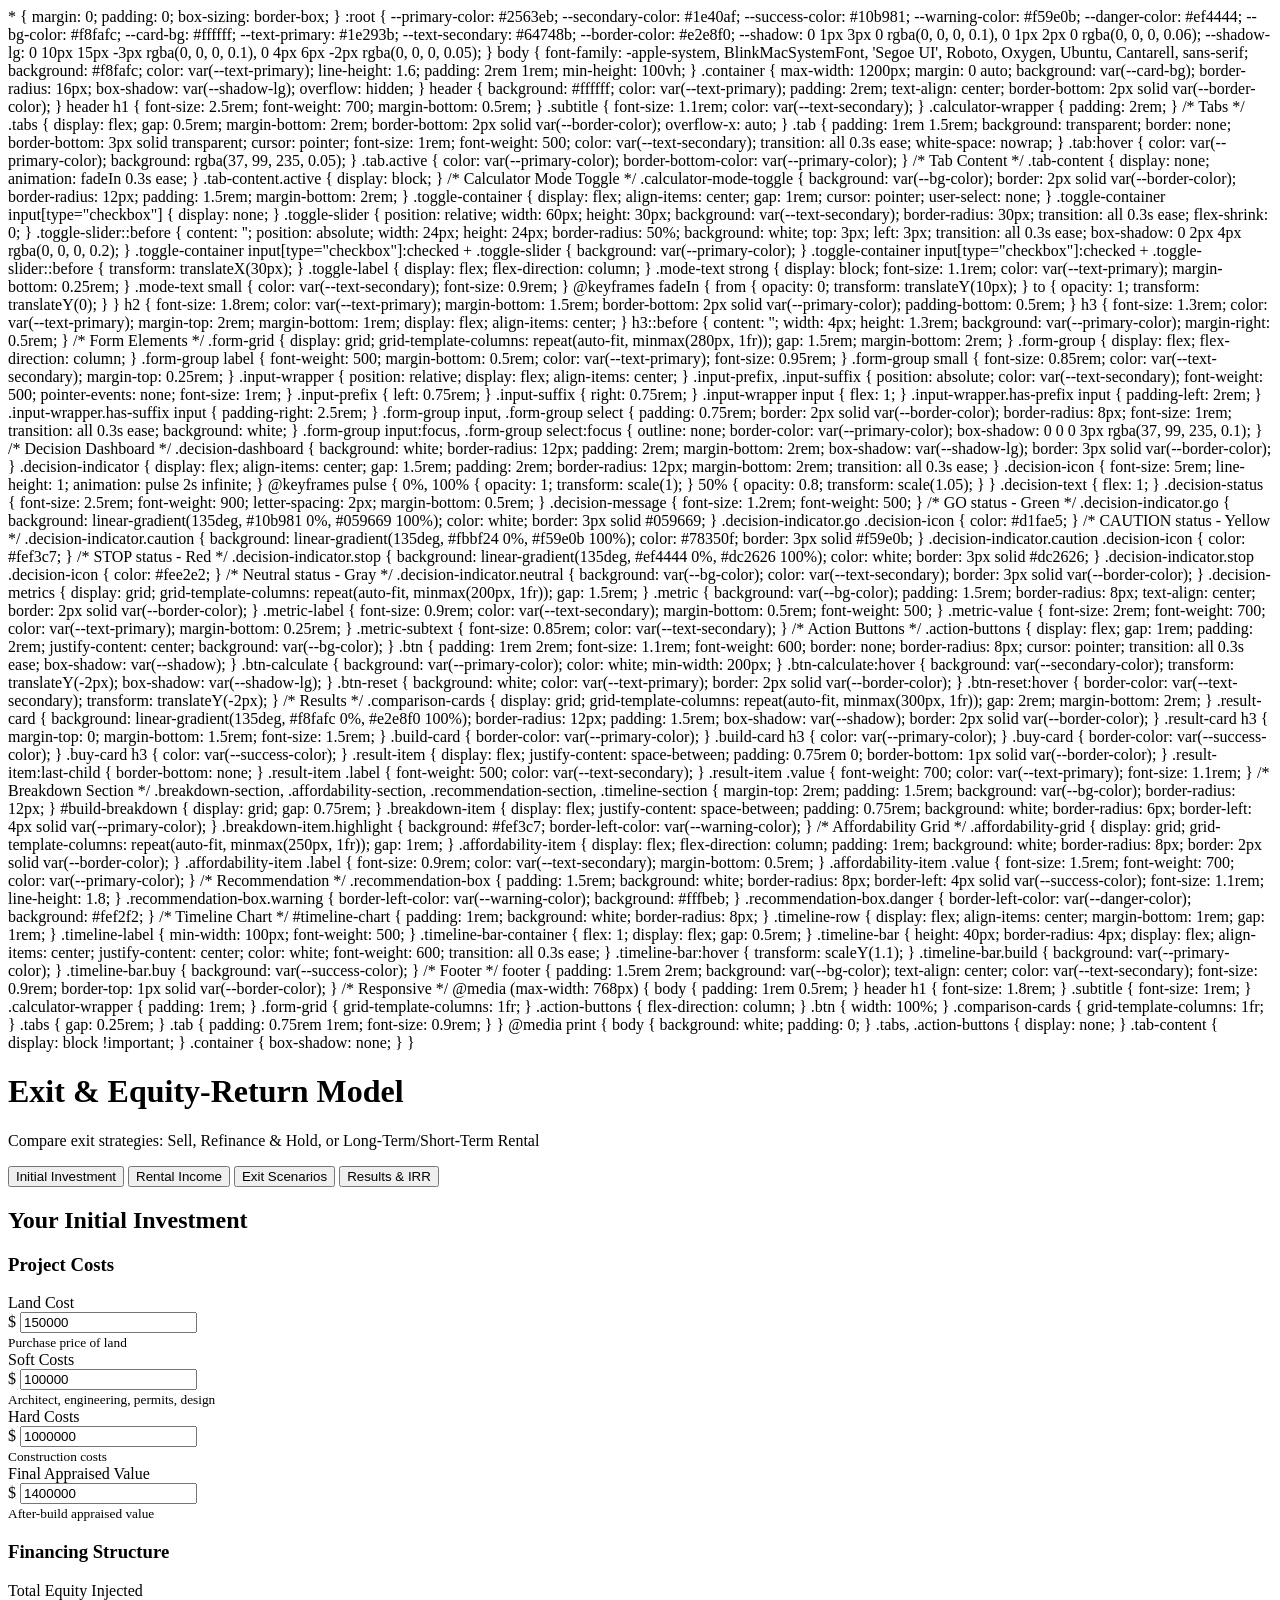
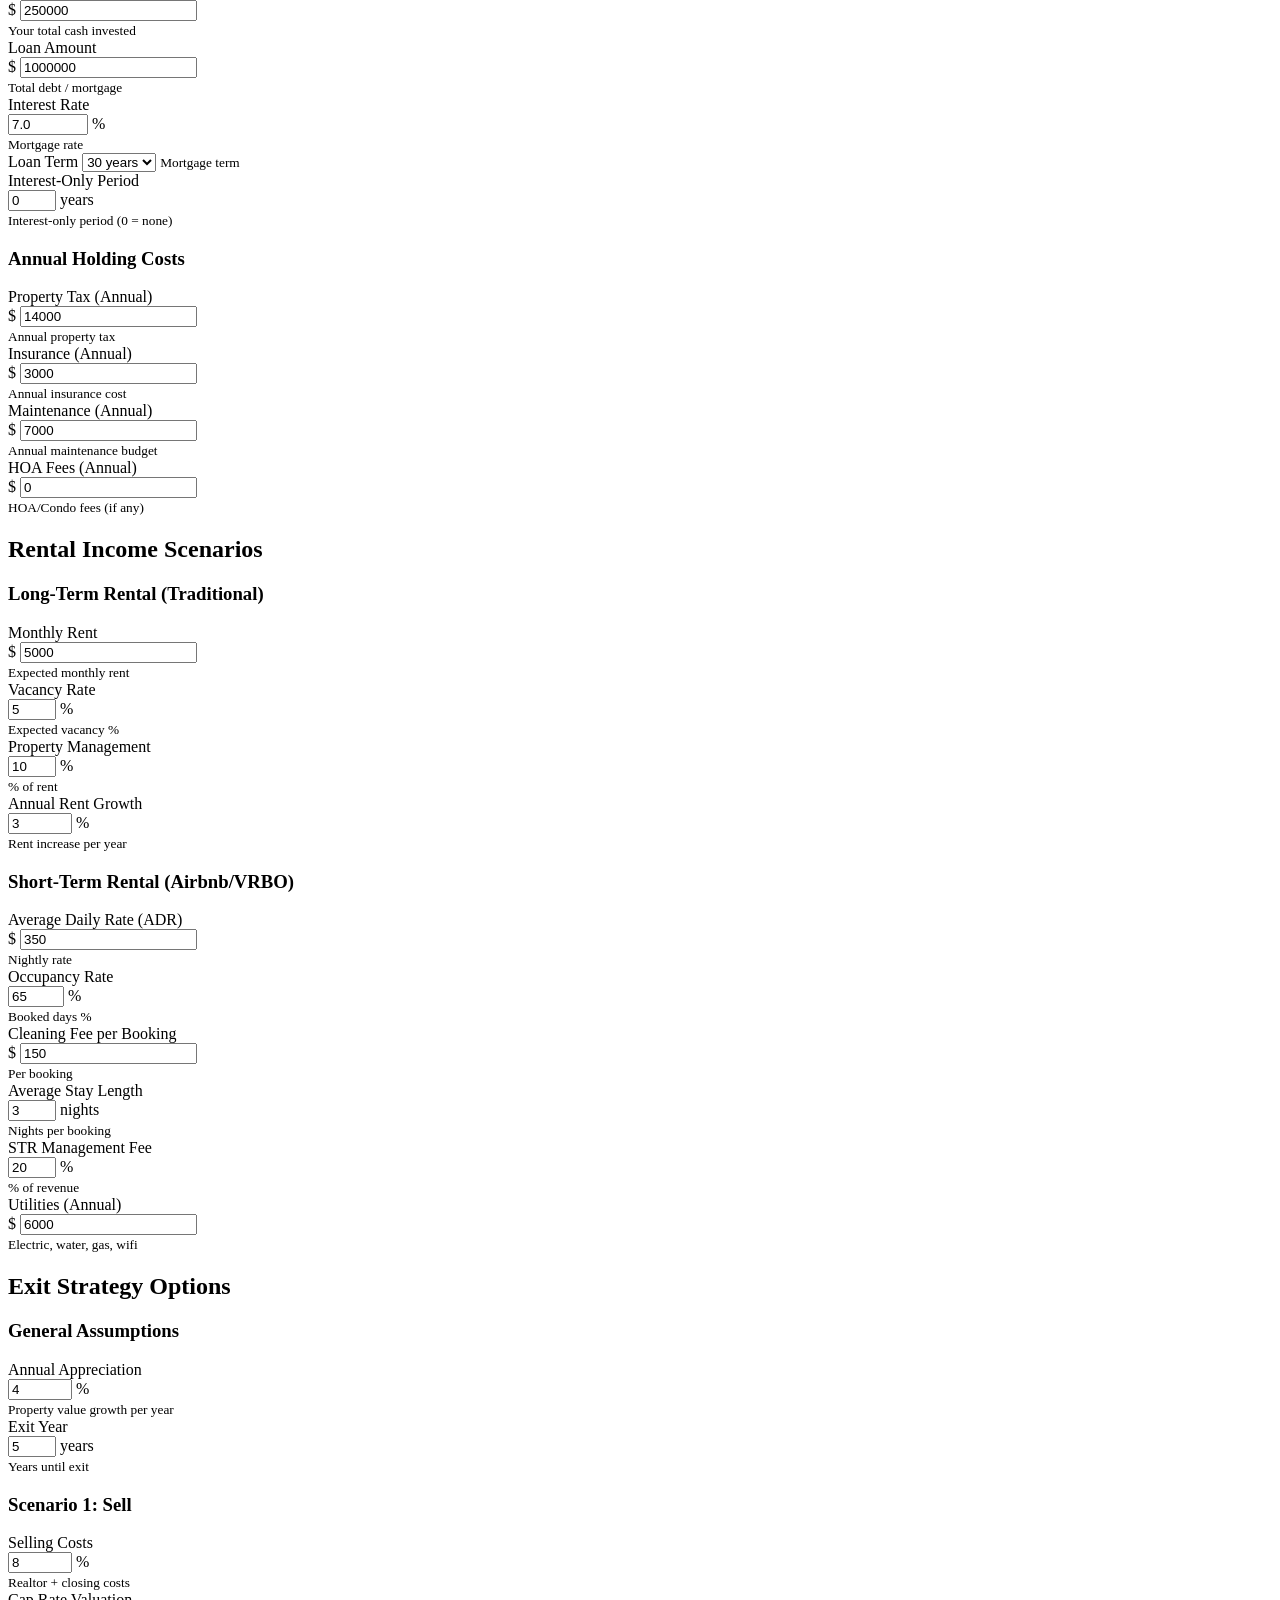
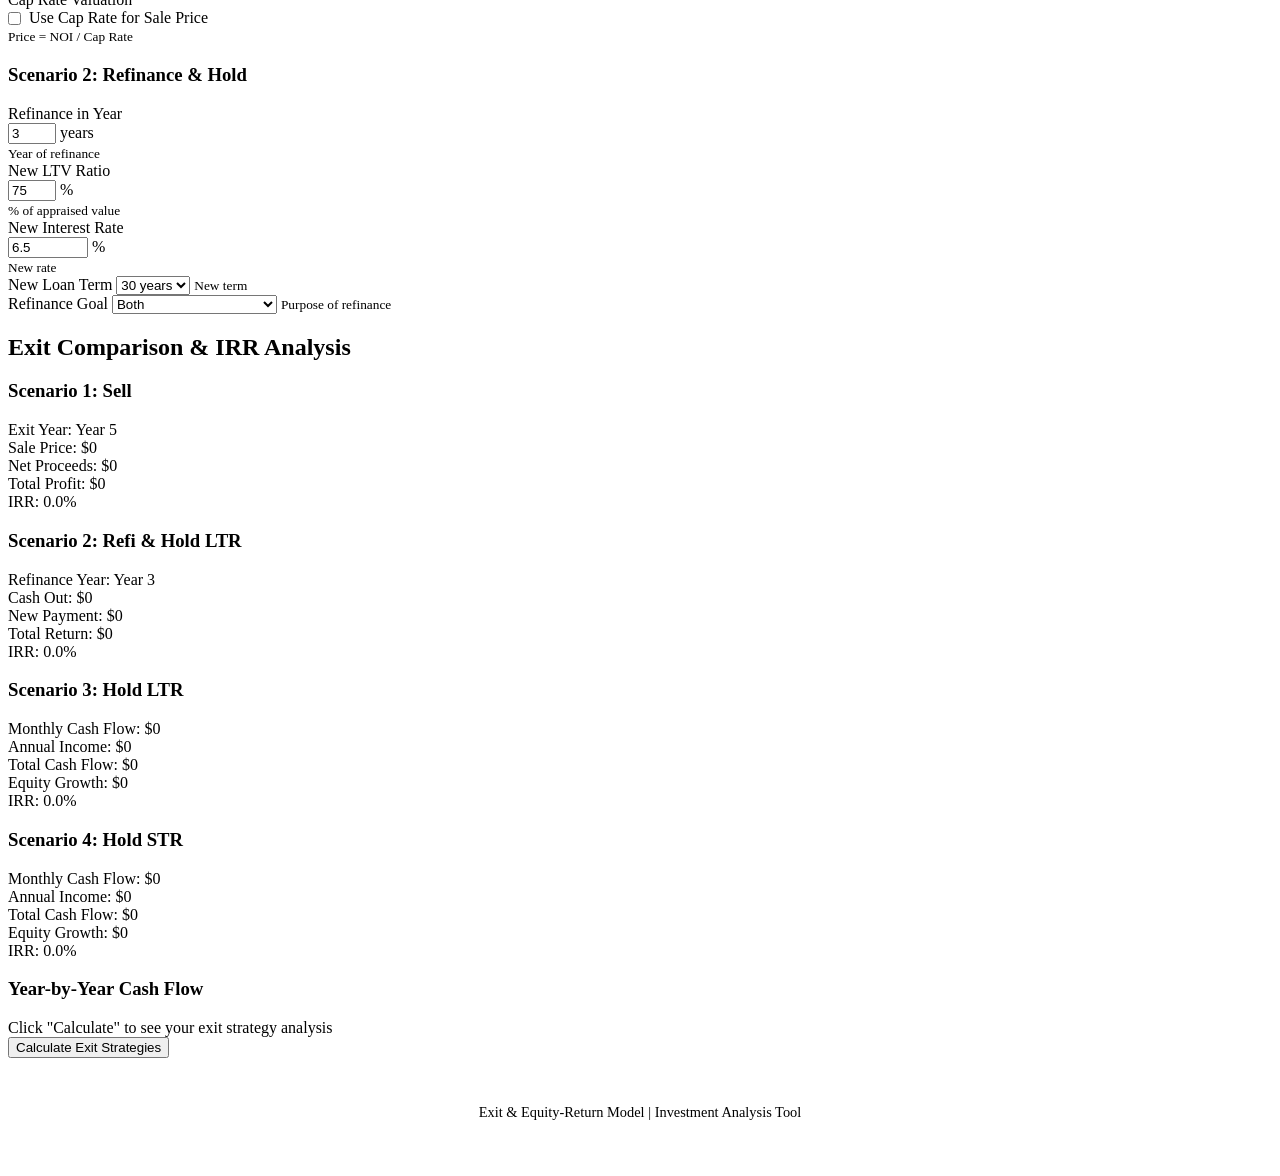
<file: kajabi-exit-calculator.html>
<!DOCTYPE html>
<html lang="en">
<head>
    <meta charset="UTF-8">
    <meta name="viewport" content="width=device-width, initial-scale=1.0">
    <title>Exit & Equity-Return Model</title>
* {
    margin: 0;
    padding: 0;
    box-sizing: border-box;
}

:root {
    --primary-color: #2563eb;
    --secondary-color: #1e40af;
    --success-color: #10b981;
    --warning-color: #f59e0b;
    --danger-color: #ef4444;
    --bg-color: #f8fafc;
    --card-bg: #ffffff;
    --text-primary: #1e293b;
    --text-secondary: #64748b;
    --border-color: #e2e8f0;
    --shadow: 0 1px 3px 0 rgba(0, 0, 0, 0.1), 0 1px 2px 0 rgba(0, 0, 0, 0.06);
    --shadow-lg: 0 10px 15px -3px rgba(0, 0, 0, 0.1), 0 4px 6px -2px rgba(0, 0, 0, 0.05);
}

body {
    font-family: -apple-system, BlinkMacSystemFont, 'Segoe UI', Roboto, Oxygen, Ubuntu, Cantarell, sans-serif;
    background: #f8fafc;
    color: var(--text-primary);
    line-height: 1.6;
    padding: 2rem 1rem;
    min-height: 100vh;
}

.container {
    max-width: 1200px;
    margin: 0 auto;
    background: var(--card-bg);
    border-radius: 16px;
    box-shadow: var(--shadow-lg);
    overflow: hidden;
}

header {
    background: #ffffff;
    color: var(--text-primary);
    padding: 2rem;
    text-align: center;
    border-bottom: 2px solid var(--border-color);
}

header h1 {
    font-size: 2.5rem;
    font-weight: 700;
    margin-bottom: 0.5rem;
}

.subtitle {
    font-size: 1.1rem;
    color: var(--text-secondary);
}

.calculator-wrapper {
    padding: 2rem;
}

/* Tabs */
.tabs {
    display: flex;
    gap: 0.5rem;
    margin-bottom: 2rem;
    border-bottom: 2px solid var(--border-color);
    overflow-x: auto;
}

.tab {
    padding: 1rem 1.5rem;
    background: transparent;
    border: none;
    border-bottom: 3px solid transparent;
    cursor: pointer;
    font-size: 1rem;
    font-weight: 500;
    color: var(--text-secondary);
    transition: all 0.3s ease;
    white-space: nowrap;
}

.tab:hover {
    color: var(--primary-color);
    background: rgba(37, 99, 235, 0.05);
}

.tab.active {
    color: var(--primary-color);
    border-bottom-color: var(--primary-color);
}

/* Tab Content */
.tab-content {
    display: none;
    animation: fadeIn 0.3s ease;
}

.tab-content.active {
    display: block;
}

/* Calculator Mode Toggle */
.calculator-mode-toggle {
    background: var(--bg-color);
    border: 2px solid var(--border-color);
    border-radius: 12px;
    padding: 1.5rem;
    margin-bottom: 2rem;
}

.toggle-container {
    display: flex;
    align-items: center;
    gap: 1rem;
    cursor: pointer;
    user-select: none;
}

.toggle-container input[type="checkbox"] {
    display: none;
}

.toggle-slider {
    position: relative;
    width: 60px;
    height: 30px;
    background: var(--text-secondary);
    border-radius: 30px;
    transition: all 0.3s ease;
    flex-shrink: 0;
}

.toggle-slider::before {
    content: '';
    position: absolute;
    width: 24px;
    height: 24px;
    border-radius: 50%;
    background: white;
    top: 3px;
    left: 3px;
    transition: all 0.3s ease;
    box-shadow: 0 2px 4px rgba(0, 0, 0, 0.2);
}

.toggle-container input[type="checkbox"]:checked + .toggle-slider {
    background: var(--primary-color);
}

.toggle-container input[type="checkbox"]:checked + .toggle-slider::before {
    transform: translateX(30px);
}

.toggle-label {
    display: flex;
    flex-direction: column;
}

.mode-text strong {
    display: block;
    font-size: 1.1rem;
    color: var(--text-primary);
    margin-bottom: 0.25rem;
}

.mode-text small {
    color: var(--text-secondary);
    font-size: 0.9rem;
}

@keyframes fadeIn {
    from {
        opacity: 0;
        transform: translateY(10px);
    }
    to {
        opacity: 1;
        transform: translateY(0);
    }
}

h2 {
    font-size: 1.8rem;
    color: var(--text-primary);
    margin-bottom: 1.5rem;
    border-bottom: 2px solid var(--primary-color);
    padding-bottom: 0.5rem;
}

h3 {
    font-size: 1.3rem;
    color: var(--text-primary);
    margin-top: 2rem;
    margin-bottom: 1rem;
    display: flex;
    align-items: center;
}

h3::before {
    content: '';
    width: 4px;
    height: 1.3rem;
    background: var(--primary-color);
    margin-right: 0.5rem;
}

/* Form Elements */
.form-grid {
    display: grid;
    grid-template-columns: repeat(auto-fit, minmax(280px, 1fr));
    gap: 1.5rem;
    margin-bottom: 2rem;
}

.form-group {
    display: flex;
    flex-direction: column;
}

.form-group label {
    font-weight: 500;
    margin-bottom: 0.5rem;
    color: var(--text-primary);
    font-size: 0.95rem;
}

.form-group small {
    font-size: 0.85rem;
    color: var(--text-secondary);
    margin-top: 0.25rem;
}

.input-wrapper {
    position: relative;
    display: flex;
    align-items: center;
}

.input-prefix,
.input-suffix {
    position: absolute;
    color: var(--text-secondary);
    font-weight: 500;
    pointer-events: none;
    font-size: 1rem;
}

.input-prefix {
    left: 0.75rem;
}

.input-suffix {
    right: 0.75rem;
}

.input-wrapper input {
    flex: 1;
}

.input-wrapper.has-prefix input {
    padding-left: 2rem;
}

.input-wrapper.has-suffix input {
    padding-right: 2.5rem;
}

.form-group input,
.form-group select {
    padding: 0.75rem;
    border: 2px solid var(--border-color);
    border-radius: 8px;
    font-size: 1rem;
    transition: all 0.3s ease;
    background: white;
}

.form-group input:focus,
.form-group select:focus {
    outline: none;
    border-color: var(--primary-color);
    box-shadow: 0 0 0 3px rgba(37, 99, 235, 0.1);
}

/* Decision Dashboard */
.decision-dashboard {
    background: white;
    border-radius: 12px;
    padding: 2rem;
    margin-bottom: 2rem;
    box-shadow: var(--shadow-lg);
    border: 3px solid var(--border-color);
}

.decision-indicator {
    display: flex;
    align-items: center;
    gap: 1.5rem;
    padding: 2rem;
    border-radius: 12px;
    margin-bottom: 2rem;
    transition: all 0.3s ease;
}

.decision-icon {
    font-size: 5rem;
    line-height: 1;
    animation: pulse 2s infinite;
}

@keyframes pulse {
    0%, 100% { opacity: 1; transform: scale(1); }
    50% { opacity: 0.8; transform: scale(1.05); }
}

.decision-text {
    flex: 1;
}

.decision-status {
    font-size: 2.5rem;
    font-weight: 900;
    letter-spacing: 2px;
    margin-bottom: 0.5rem;
}

.decision-message {
    font-size: 1.2rem;
    font-weight: 500;
}

/* GO status - Green */
.decision-indicator.go {
    background: linear-gradient(135deg, #10b981 0%, #059669 100%);
    color: white;
    border: 3px solid #059669;
}

.decision-indicator.go .decision-icon {
    color: #d1fae5;
}

/* CAUTION status - Yellow */
.decision-indicator.caution {
    background: linear-gradient(135deg, #fbbf24 0%, #f59e0b 100%);
    color: #78350f;
    border: 3px solid #f59e0b;
}

.decision-indicator.caution .decision-icon {
    color: #fef3c7;
}

/* STOP status - Red */
.decision-indicator.stop {
    background: linear-gradient(135deg, #ef4444 0%, #dc2626 100%);
    color: white;
    border: 3px solid #dc2626;
}

.decision-indicator.stop .decision-icon {
    color: #fee2e2;
}

/* Neutral status - Gray */
.decision-indicator.neutral {
    background: var(--bg-color);
    color: var(--text-secondary);
    border: 3px solid var(--border-color);
}

.decision-metrics {
    display: grid;
    grid-template-columns: repeat(auto-fit, minmax(200px, 1fr));
    gap: 1.5rem;
}

.metric {
    background: var(--bg-color);
    padding: 1.5rem;
    border-radius: 8px;
    text-align: center;
    border: 2px solid var(--border-color);
}

.metric-label {
    font-size: 0.9rem;
    color: var(--text-secondary);
    margin-bottom: 0.5rem;
    font-weight: 500;
}

.metric-value {
    font-size: 2rem;
    font-weight: 700;
    color: var(--text-primary);
    margin-bottom: 0.25rem;
}

.metric-subtext {
    font-size: 0.85rem;
    color: var(--text-secondary);
}

/* Action Buttons */
.action-buttons {
    display: flex;
    gap: 1rem;
    padding: 2rem;
    justify-content: center;
    background: var(--bg-color);
}

.btn {
    padding: 1rem 2rem;
    font-size: 1.1rem;
    font-weight: 600;
    border: none;
    border-radius: 8px;
    cursor: pointer;
    transition: all 0.3s ease;
    box-shadow: var(--shadow);
}

.btn-calculate {
    background: var(--primary-color);
    color: white;
    min-width: 200px;
}

.btn-calculate:hover {
    background: var(--secondary-color);
    transform: translateY(-2px);
    box-shadow: var(--shadow-lg);
}

.btn-reset {
    background: white;
    color: var(--text-primary);
    border: 2px solid var(--border-color);
}

.btn-reset:hover {
    border-color: var(--text-secondary);
    transform: translateY(-2px);
}

/* Results */
.comparison-cards {
    display: grid;
    grid-template-columns: repeat(auto-fit, minmax(300px, 1fr));
    gap: 2rem;
    margin-bottom: 2rem;
}

.result-card {
    background: linear-gradient(135deg, #f8fafc 0%, #e2e8f0 100%);
    border-radius: 12px;
    padding: 1.5rem;
    box-shadow: var(--shadow);
    border: 2px solid var(--border-color);
}

.result-card h3 {
    margin-top: 0;
    margin-bottom: 1.5rem;
    font-size: 1.5rem;
}

.build-card {
    border-color: var(--primary-color);
}

.build-card h3 {
    color: var(--primary-color);
}

.buy-card {
    border-color: var(--success-color);
}

.buy-card h3 {
    color: var(--success-color);
}

.result-item {
    display: flex;
    justify-content: space-between;
    padding: 0.75rem 0;
    border-bottom: 1px solid var(--border-color);
}

.result-item:last-child {
    border-bottom: none;
}

.result-item .label {
    font-weight: 500;
    color: var(--text-secondary);
}

.result-item .value {
    font-weight: 700;
    color: var(--text-primary);
    font-size: 1.1rem;
}

/* Breakdown Section */
.breakdown-section,
.affordability-section,
.recommendation-section,
.timeline-section {
    margin-top: 2rem;
    padding: 1.5rem;
    background: var(--bg-color);
    border-radius: 12px;
}

#build-breakdown {
    display: grid;
    gap: 0.75rem;
}

.breakdown-item {
    display: flex;
    justify-content: space-between;
    padding: 0.75rem;
    background: white;
    border-radius: 6px;
    border-left: 4px solid var(--primary-color);
}

.breakdown-item.highlight {
    background: #fef3c7;
    border-left-color: var(--warning-color);
}

/* Affordability Grid */
.affordability-grid {
    display: grid;
    grid-template-columns: repeat(auto-fit, minmax(250px, 1fr));
    gap: 1rem;
}

.affordability-item {
    display: flex;
    flex-direction: column;
    padding: 1rem;
    background: white;
    border-radius: 8px;
    border: 2px solid var(--border-color);
}

.affordability-item .label {
    font-size: 0.9rem;
    color: var(--text-secondary);
    margin-bottom: 0.5rem;
}

.affordability-item .value {
    font-size: 1.5rem;
    font-weight: 700;
    color: var(--primary-color);
}

/* Recommendation */
.recommendation-box {
    padding: 1.5rem;
    background: white;
    border-radius: 8px;
    border-left: 4px solid var(--success-color);
    font-size: 1.1rem;
    line-height: 1.8;
}

.recommendation-box.warning {
    border-left-color: var(--warning-color);
    background: #fffbeb;
}

.recommendation-box.danger {
    border-left-color: var(--danger-color);
    background: #fef2f2;
}

/* Timeline Chart */
#timeline-chart {
    padding: 1rem;
    background: white;
    border-radius: 8px;
}

.timeline-row {
    display: flex;
    align-items: center;
    margin-bottom: 1rem;
    gap: 1rem;
}

.timeline-label {
    min-width: 100px;
    font-weight: 500;
}

.timeline-bar-container {
    flex: 1;
    display: flex;
    gap: 0.5rem;
}

.timeline-bar {
    height: 40px;
    border-radius: 4px;
    display: flex;
    align-items: center;
    justify-content: center;
    color: white;
    font-weight: 600;
    transition: all 0.3s ease;
}

.timeline-bar:hover {
    transform: scaleY(1.1);
}

.timeline-bar.build {
    background: var(--primary-color);
}

.timeline-bar.buy {
    background: var(--success-color);
}

/* Footer */
footer {
    padding: 1.5rem 2rem;
    background: var(--bg-color);
    text-align: center;
    color: var(--text-secondary);
    font-size: 0.9rem;
    border-top: 1px solid var(--border-color);
}

/* Responsive */
@media (max-width: 768px) {
    body {
        padding: 1rem 0.5rem;
    }

    header h1 {
        font-size: 1.8rem;
    }

    .subtitle {
        font-size: 1rem;
    }

    .calculator-wrapper {
        padding: 1rem;
    }

    .form-grid {
        grid-template-columns: 1fr;
    }

    .action-buttons {
        flex-direction: column;
    }

    .btn {
        width: 100%;
    }

    .comparison-cards {
        grid-template-columns: 1fr;
    }

    .tabs {
        gap: 0.25rem;
    }

    .tab {
        padding: 0.75rem 1rem;
        font-size: 0.9rem;
    }
}

@media print {
    body {
        background: white;
        padding: 0;
    }

    .tabs,
    .action-buttons {
        display: none;
    }

    .tab-content {
        display: block !important;
    }

    .container {
        box-shadow: none;
    }
}
</style>
</head>
</head>
<body>
    <div class="container">
        <header>
            <h1>Exit & Equity-Return Model</h1>
            <p class="subtitle">Compare exit strategies: Sell, Refinance & Hold, or Long-Term/Short-Term Rental</p>
        </header>

        <div class="calculator-wrapper">
            <!-- Tab Navigation -->
            <div class="tabs">
                <button class="tab active" onclick="switchTab('investment')">Initial Investment</button>
                <button class="tab" onclick="switchTab('rental')">Rental Income</button>
                <button class="tab" onclick="switchTab('exit')">Exit Scenarios</button>
                <button class="tab" onclick="switchTab('results')">Results & IRR</button>
            </div>

            <!-- Initial Investment Tab -->
            <div id="investment-tab" class="tab-content active">
                <h2>Your Initial Investment</h2>

                <h3>Project Costs</h3>
                <div class="form-grid">
                    <div class="form-group">
                        <label for="land-cost">Land Cost</label>
                        <div class="input-wrapper has-prefix">
                            <span class="input-prefix">$</span>
                            <input type="number" id="land-cost" value="150000" min="0" step="5000"
                                   title="What you paid for the land">
                        </div>
                        <small>Purchase price of land</small>
                    </div>
                    <div class="form-group">
                        <label for="soft-costs">Soft Costs</label>
                        <div class="input-wrapper has-prefix">
                            <span class="input-prefix">$</span>
                            <input type="number" id="soft-costs" value="100000" min="0" step="5000"
                                   title="Architect, engineering, design fees, permits">
                        </div>
                        <small>Architect, engineering, permits, design</small>
                    </div>
                    <div class="form-group">
                        <label for="hard-costs">Hard Costs</label>
                        <div class="input-wrapper has-prefix">
                            <span class="input-prefix">$</span>
                            <input type="number" id="hard-costs" value="1000000" min="0" step="10000"
                                   title="Actual construction costs">
                        </div>
                        <small>Construction costs</small>
                    </div>
                    <div class="form-group">
                        <label for="final-appraisal">Final Appraised Value</label>
                        <div class="input-wrapper has-prefix">
                            <span class="input-prefix">$</span>
                            <input type="number" id="final-appraisal" value="1400000" min="0" step="10000"
                                   title="Appraised value when construction complete">
                        </div>
                        <small>After-build appraised value</small>
                    </div>
                </div>

                <h3>Financing Structure</h3>
                <div class="form-grid">
                    <div class="form-group">
                        <label for="total-equity">Total Equity Injected</label>
                        <div class="input-wrapper has-prefix">
                            <span class="input-prefix">$</span>
                            <input type="number" id="total-equity" value="250000" min="0" step="5000"
                                   title="Total cash you put into the project">
                        </div>
                        <small>Your total cash invested</small>
                    </div>
                    <div class="form-group">
                        <label for="loan-amount">Loan Amount</label>
                        <div class="input-wrapper has-prefix">
                            <span class="input-prefix">$</span>
                            <input type="number" id="loan-amount" value="1000000" min="0" step="10000"
                                   title="Total debt on the property">
                        </div>
                        <small>Total debt / mortgage</small>
                    </div>
                    <div class="form-group">
                        <label for="interest-rate">Interest Rate</label>
                        <div class="input-wrapper has-suffix">
                            <input type="number" id="interest-rate" value="7.0" min="0" max="20" step="0.125"
                                   title="Current mortgage interest rate">
                            <span class="input-suffix">%</span>
                        </div>
                        <small>Mortgage rate</small>
                    </div>
                    <div class="form-group">
                        <label for="loan-term">Loan Term</label>
                        <select id="loan-term" title="Mortgage loan term">
                            <option value="15">15 years</option>
                            <option value="30" selected>30 years</option>
                        </select>
                        <small>Mortgage term</small>
                    </div>
                    <div class="form-group">
                        <label for="interest-only-years">Interest-Only Period</label>
                        <div class="input-wrapper has-suffix">
                            <input type="number" id="interest-only-years" value="0" min="0" max="10" step="1"
                                   title="Years of interest-only payments before amortization">
                            <span class="input-suffix">years</span>
                        </div>
                        <small>Interest-only period (0 = none)</small>
                    </div>
                </div>

                <h3>Annual Holding Costs</h3>
                <div class="form-grid">
                    <div class="form-group">
                        <label for="property-tax">Property Tax (Annual)</label>
                        <div class="input-wrapper has-prefix">
                            <span class="input-prefix">$</span>
                            <input type="number" id="property-tax" value="14000" min="0" step="500"
                                   title="Annual property taxes">
                        </div>
                        <small>Annual property tax</small>
                    </div>
                    <div class="form-group">
                        <label for="insurance">Insurance (Annual)</label>
                        <div class="input-wrapper has-prefix">
                            <span class="input-prefix">$</span>
                            <input type="number" id="insurance" value="3000" min="0" step="100"
                                   title="Annual insurance premium">
                        </div>
                        <small>Annual insurance cost</small>
                    </div>
                    <div class="form-group">
                        <label for="maintenance">Maintenance (Annual)</label>
                        <div class="input-wrapper has-prefix">
                            <span class="input-prefix">$</span>
                            <input type="number" id="maintenance" value="7000" min="0" step="500"
                                   title="Annual maintenance and repairs. Typical: 0.5-1% of value">
                        </div>
                        <small>Annual maintenance budget</small>
                    </div>
                    <div class="form-group">
                        <label for="hoa">HOA Fees (Annual)</label>
                        <div class="input-wrapper has-prefix">
                            <span class="input-prefix">$</span>
                            <input type="number" id="hoa" value="0" min="0" step="100"
                                   title="Annual HOA or condo fees">
                        </div>
                        <small>HOA/Condo fees (if any)</small>
                    </div>
                </div>
            </div>

            <!-- Rental Income Tab -->
            <div id="rental-tab" class="tab-content">
                <h2>Rental Income Scenarios</h2>

                <h3>Long-Term Rental (Traditional)</h3>
                <div class="form-grid">
                    <div class="form-group">
                        <label for="ltr-monthly-rent">Monthly Rent</label>
                        <div class="input-wrapper has-prefix">
                            <span class="input-prefix">$</span>
                            <input type="number" id="ltr-monthly-rent" value="5000" min="0" step="100"
                                   title="Monthly rent for long-term lease">
                        </div>
                        <small>Expected monthly rent</small>
                    </div>
                    <div class="form-group">
                        <label for="ltr-vacancy">Vacancy Rate</label>
                        <div class="input-wrapper has-suffix">
                            <input type="number" id="ltr-vacancy" value="5" min="0" max="50" step="1"
                                   title="Expected vacancy rate. Typical: 5-10%">
                            <span class="input-suffix">%</span>
                        </div>
                        <small>Expected vacancy %</small>
                    </div>
                    <div class="form-group">
                        <label for="ltr-mgmt-fee">Property Management</label>
                        <div class="input-wrapper has-suffix">
                            <input type="number" id="ltr-mgmt-fee" value="10" min="0" max="20" step="1"
                                   title="Property management fee. Typical: 8-12% of rent">
                            <span class="input-suffix">%</span>
                        </div>
                        <small>% of rent</small>
                    </div>
                    <div class="form-group">
                        <label for="ltr-rent-growth">Annual Rent Growth</label>
                        <div class="input-wrapper has-suffix">
                            <input type="number" id="ltr-rent-growth" value="3" min="0" max="10" step="0.5"
                                   title="Expected annual rent increase. Typical: 2-4%">
                            <span class="input-suffix">%</span>
                        </div>
                        <small>Rent increase per year</small>
                    </div>
                </div>

                <h3>Short-Term Rental (Airbnb/VRBO)</h3>
                <div class="form-grid">
                    <div class="form-group">
                        <label for="str-daily-rate">Average Daily Rate (ADR)</label>
                        <div class="input-wrapper has-prefix">
                            <span class="input-prefix">$</span>
                            <input type="number" id="str-daily-rate" value="350" min="0" step="10"
                                   title="Average nightly rate">
                        </div>
                        <small>Nightly rate</small>
                    </div>
                    <div class="form-group">
                        <label for="str-occupancy">Occupancy Rate</label>
                        <div class="input-wrapper has-suffix">
                            <input type="number" id="str-occupancy" value="65" min="0" max="100" step="1"
                                   title="Expected occupancy rate. Typical: 60-75%">
                            <span class="input-suffix">%</span>
                        </div>
                        <small>Booked days %</small>
                    </div>
                    <div class="form-group">
                        <label for="str-cleaning">Cleaning Fee per Booking</label>
                        <div class="input-wrapper has-prefix">
                            <span class="input-prefix">$</span>
                            <input type="number" id="str-cleaning" value="150" min="0" step="10"
                                   title="Cleaning fee charged per stay">
                        </div>
                        <small>Per booking</small>
                    </div>
                    <div class="form-group">
                        <label for="str-avg-nights">Average Stay Length</label>
                        <div class="input-wrapper has-suffix">
                            <input type="number" id="str-avg-nights" value="3" min="1" max="30" step="1"
                                   title="Average number of nights per booking">
                            <span class="input-suffix">nights</span>
                        </div>
                        <small>Nights per booking</small>
                    </div>
                    <div class="form-group">
                        <label for="str-mgmt-fee">STR Management Fee</label>
                        <div class="input-wrapper has-suffix">
                            <input type="number" id="str-mgmt-fee" value="20" min="0" max="40" step="1"
                                   title="Short-term rental management. Typical: 20-30%">
                            <span class="input-suffix">%</span>
                        </div>
                        <small>% of revenue</small>
                    </div>
                    <div class="form-group">
                        <label for="str-utilities">Utilities (Annual)</label>
                        <div class="input-wrapper has-prefix">
                            <span class="input-prefix">$</span>
                            <input type="number" id="str-utilities" value="6000" min="0" step="100"
                                   title="Annual utilities cost (you pay for STR)">
                        </div>
                        <small>Electric, water, gas, wifi</small>
                    </div>
                </div>
            </div>

            <!-- Exit Scenarios Tab -->
            <div id="exit-tab" class="tab-content">
                <h2>Exit Strategy Options</h2>

                <h3>General Assumptions</h3>
                <div class="form-grid">
                    <div class="form-group">
                        <label for="appreciation-rate">Annual Appreciation</label>
                        <div class="input-wrapper has-suffix">
                            <input type="number" id="appreciation-rate" value="4" min="0" max="20" step="0.5"
                                   title="Expected annual property appreciation. Typical: 3-5%">
                            <span class="input-suffix">%</span>
                        </div>
                        <small>Property value growth per year</small>
                    </div>
                    <div class="form-group">
                        <label for="exit-year">Exit Year</label>
                        <div class="input-wrapper has-suffix">
                            <input type="number" id="exit-year" value="5" min="1" max="30" step="1"
                                   title="When do you plan to sell or refinance?">
                            <span class="input-suffix">years</span>
                        </div>
                        <small>Years until exit</small>
                    </div>
                </div>

                <h3>Scenario 1: Sell</h3>
                <div class="form-grid">
                    <div class="form-group">
                        <label for="selling-costs">Selling Costs</label>
                        <div class="input-wrapper has-suffix">
                            <input type="number" id="selling-costs" value="8" min="0" max="15" step="0.5"
                                   title="Realtor commission + closing costs. Typical: 7-9%">
                            <span class="input-suffix">%</span>
                        </div>
                        <small>Realtor + closing costs</small>
                    </div>
                    <div class="form-group">
                        <label>Cap Rate Valuation</label>
                        <div style="display: flex; gap: 0.5rem; align-items: center;">
                            <input type="checkbox" id="use-cap-rate" style="width: auto; margin: 0;">
                            <label for="use-cap-rate" style="margin: 0; font-weight: normal;">
                                Use Cap Rate for Sale Price
                            </label>
                        </div>
                        <small>Price = NOI / Cap Rate</small>
                    </div>
                    <div class="form-group" id="cap-rate-field" style="display: none;">
                        <label for="cap-rate">Cap Rate</label>
                        <div class="input-wrapper has-suffix">
                            <input type="number" id="cap-rate" value="5.5" min="1" max="15" step="0.25"
                                   title="Market cap rate for sale price calculation">
                            <span class="input-suffix">%</span>
                        </div>
                        <small>Market cap rate</small>
                    </div>
                </div>

                <h3>Scenario 2: Refinance & Hold</h3>
                <div class="form-grid">
                    <div class="form-group">
                        <label for="refi-year">Refinance in Year</label>
                        <div class="input-wrapper has-suffix">
                            <input type="number" id="refi-year" value="3" min="1" max="30" step="1"
                                   title="When will you refinance?">
                            <span class="input-suffix">years</span>
                        </div>
                        <small>Year of refinance</small>
                    </div>
                    <div class="form-group">
                        <label for="refi-ltv">New LTV Ratio</label>
                        <div class="input-wrapper has-suffix">
                            <input type="number" id="refi-ltv" value="75" min="50" max="90" step="5"
                                   title="Loan-to-value on refinance. Typical: 75-80%">
                            <span class="input-suffix">%</span>
                        </div>
                        <small>% of appraised value</small>
                    </div>
                    <div class="form-group">
                        <label for="refi-rate">New Interest Rate</label>
                        <div class="input-wrapper has-suffix">
                            <input type="number" id="refi-rate" value="6.5" min="0" max="20" step="0.125"
                                   title="New interest rate after refinance">
                            <span class="input-suffix">%</span>
                        </div>
                        <small>New rate</small>
                    </div>
                    <div class="form-group">
                        <label for="refi-term">New Loan Term</label>
                        <select id="refi-term" title="New loan term">
                            <option value="15">15 years</option>
                            <option value="30" selected>30 years</option>
                        </select>
                        <small>New term</small>
                    </div>
                    <div class="form-group">
                        <label for="refi-goal">Refinance Goal</label>
                        <select id="refi-goal" title="What's your goal with the refinance?">
                            <option value="cashout">Pull Cash Out</option>
                            <option value="lower-payment">Lower Monthly Payment</option>
                            <option value="both" selected>Both</option>
                        </select>
                        <small>Purpose of refinance</small>
                    </div>
                </div>
            </div>

            <!-- Results Tab -->
            <div id="results-tab" class="tab-content">
                <h2>Exit Comparison & IRR Analysis</h2>

                <!-- Summary Cards -->
                <div class="comparison-cards">
                    <div class="result-card">
                        <h3>Scenario 1: Sell</h3>
                        <div class="result-item">
                            <span class="label">Exit Year:</span>
                            <span class="value" id="sell-exit-year">Year 5</span>
                        </div>
                        <div class="result-item">
                            <span class="label">Sale Price:</span>
                            <span class="value" id="sell-price">$0</span>
                        </div>
                        <div class="result-item">
                            <span class="label">Net Proceeds:</span>
                            <span class="value" id="sell-proceeds">$0</span>
                        </div>
                        <div class="result-item">
                            <span class="label">Total Profit:</span>
                            <span class="value" id="sell-profit">$0</span>
                        </div>
                        <div class="result-item highlight">
                            <span class="label">IRR:</span>
                            <span class="value" id="sell-irr">0.0%</span>
                        </div>
                    </div>

                    <div class="result-card">
                        <h3>Scenario 2: Refi & Hold LTR</h3>
                        <div class="result-item">
                            <span class="label">Refinance Year:</span>
                            <span class="value" id="refi-year-display">Year 3</span>
                        </div>
                        <div class="result-item">
                            <span class="label">Cash Out:</span>
                            <span class="value" id="refi-cashout">$0</span>
                        </div>
                        <div class="result-item">
                            <span class="label">New Payment:</span>
                            <span class="value" id="refi-payment">$0</span>
                        </div>
                        <div class="result-item">
                            <span class="label">Total Return:</span>
                            <span class="value" id="refi-return">$0</span>
                        </div>
                        <div class="result-item highlight">
                            <span class="label">IRR:</span>
                            <span class="value" id="refi-irr">0.0%</span>
                        </div>
                    </div>

                    <div class="result-card">
                        <h3>Scenario 3: Hold LTR</h3>
                        <div class="result-item">
                            <span class="label">Monthly Cash Flow:</span>
                            <span class="value" id="ltr-cashflow">$0</span>
                        </div>
                        <div class="result-item">
                            <span class="label">Annual Income:</span>
                            <span class="value" id="ltr-annual">$0</span>
                        </div>
                        <div class="result-item">
                            <span class="label">Total Cash Flow:</span>
                            <span class="value" id="ltr-total-cash">$0</span>
                        </div>
                        <div class="result-item">
                            <span class="label">Equity Growth:</span>
                            <span class="value" id="ltr-equity">$0</span>
                        </div>
                        <div class="result-item highlight">
                            <span class="label">IRR:</span>
                            <span class="value" id="ltr-irr">0.0%</span>
                        </div>
                    </div>

                    <div class="result-card">
                        <h3>Scenario 4: Hold STR</h3>
                        <div class="result-item">
                            <span class="label">Monthly Cash Flow:</span>
                            <span class="value" id="str-cashflow">$0</span>
                        </div>
                        <div class="result-item">
                            <span class="label">Annual Income:</span>
                            <span class="value" id="str-annual">$0</span>
                        </div>
                        <div class="result-item">
                            <span class="label">Total Cash Flow:</span>
                            <span class="value" id="str-total-cash">$0</span>
                        </div>
                        <div class="result-item">
                            <span class="label">Equity Growth:</span>
                            <span class="value" id="str-equity">$0</span>
                        </div>
                        <div class="result-item highlight">
                            <span class="label">IRR:</span>
                            <span class="value" id="str-irr">0.0%</span>
                        </div>
                    </div>
                </div>

                <!-- Detailed Breakdown -->
                <div class="breakdown-section">
                    <h3>Year-by-Year Cash Flow</h3>
                    <div id="cashflow-timeline"></div>
                </div>

                <!-- Recommendation -->
                <div class="recommendation-box" id="recommendation">
                    Click "Calculate" to see your exit strategy analysis
                </div>

                <button class="calculate-btn" onclick="calculate()">Calculate Exit Strategies</button>
            </div>
        </div>

        <footer style="text-align: center; padding: 2rem; color: var(--text-secondary); font-size: 0.9rem;">
            <p>Exit & Equity-Return Model | Investment Analysis Tool</p>
        </footer>
    </div>

    <script>
</body>
</html>
// Tab switching functionality
function switchTab(tabName) {
    const tabs = document.querySelectorAll('.tab');
    const tabContents = document.querySelectorAll('.tab-content');

    tabs.forEach(tab => tab.classList.remove('active'));
    tabContents.forEach(content => content.classList.remove('active'));

    const activeTab = Array.from(tabs).find(tab =>
        tab.textContent.toLowerCase().includes(tabName)
    );
    if (activeTab) {
        activeTab.classList.add('active');
    }

    document.getElementById(`${tabName}-tab`).classList.add('active');
}

// Utility functions
function getVal(id) {
    const element = document.getElementById(id);
    if (!element) return 0;
    return parseFloat(element.value) || 0;
}

function formatCurrency(amount) {
    return new Intl.NumberFormat('en-US', {
        style: 'currency',
        currency: 'USD',
        minimumFractionDigits: 0,
        maximumFractionDigits: 0
    }).format(amount);
}

function formatPercent(value) {
    return `${value.toFixed(2)}%`;
}

function setVal(id, value) {
    const element = document.getElementById(id);
    if (element) {
        element.textContent = typeof value === 'number' ? formatCurrency(value) : value;
    }
}

// Calculate monthly mortgage payment
function calculateMonthlyPayment(principal, annualRate, years) {
    if (principal <= 0 || annualRate <= 0) return 0;

    const monthlyRate = annualRate / 100 / 12;
    const numPayments = years * 12;

    return principal * (monthlyRate * Math.pow(1 + monthlyRate, numPayments)) /
           (Math.pow(1 + monthlyRate, numPayments) - 1);
}

// Calculate IRR using Newton-Raphson method
function calculateIRR(cashFlows, guess = 0.1) {
    const maxIterations = 1000;
    const tolerance = 0.00001;

    let rate = guess;

    for (let i = 0; i < maxIterations; i++) {
        let npv = 0;
        let dnpv = 0;

        for (let t = 0; t < cashFlows.length; t++) {
            npv += cashFlows[t] / Math.pow(1 + rate, t);
            dnpv -= t * cashFlows[t] / Math.pow(1 + rate, t + 1);
        }

        const newRate = rate - npv / dnpv;

        if (Math.abs(newRate - rate) < tolerance) {
            return newRate * 100; // Return as percentage
        }

        rate = newRate;
    }

    return 0; // If no convergence
}

// Calculate loan balance after N years
function calculateLoanBalance(principal, annualRate, years, yearsElapsed) {
    const monthlyRate = annualRate / 100 / 12;
    const totalMonths = years * 12;
    const monthsElapsed = yearsElapsed * 12;

    const monthlyPayment = calculateMonthlyPayment(principal, annualRate, years);

    // Calculate remaining balance
    const remainingMonths = totalMonths - monthsElapsed;
    const balance = monthlyPayment * (Math.pow(1 + monthlyRate, remainingMonths) - 1) /
                   (monthlyRate * Math.pow(1 + monthlyRate, remainingMonths));

    return balance;
}

// SCENARIO 1: SELL
function calculateSellScenario() {
    const exitYear = getVal('exit-year');
    const appreciationRate = getVal('appreciation-rate') / 100;
    const initialValue = getVal('final-appraisal');
    const sellingCosts = getVal('selling-costs') / 100;
    const loanAmount = getVal('loan-amount');
    const interestRate = getVal('interest-rate');
    const loanTerm = getVal('loan-term');
    const totalEquity = getVal('total-equity');

    // Calculate future value
    const futureValue = initialValue * Math.pow(1 + appreciationRate, exitYear);

    // Check if using cap rate for valuation
    const useCapRate = document.getElementById('use-cap-rate').checked;
    let salePrice = futureValue;

    if (useCapRate) {
        const capRate = getVal('cap-rate') / 100;
        const ltrRent = getVal('ltr-monthly-rent') * 12;
        const expenses = getVal('property-tax') + getVal('insurance') +
                        getVal('maintenance') + getVal('hoa');
        const noi = ltrRent - expenses;
        salePrice = noi / capRate;
    }

    // Calculate loan balance at exit
    const loanBalance = calculateLoanBalance(loanAmount, interestRate, loanTerm, exitYear);

    // Net proceeds
    const grossProceeds = salePrice * (1 - sellingCosts);
    const netProceeds = grossProceeds - loanBalance;

    // Total profit
    const totalProfit = netProceeds - totalEquity;

    // Calculate cash flows for IRR
    const cashFlows = [-totalEquity]; // Initial investment

    // Add holding costs each year
    const annualHoldingCosts = getVal('property-tax') + getVal('insurance') +
                              getVal('maintenance') + getVal('hoa');
    const monthlyPayment = calculateMonthlyPayment(loanAmount, interestRate, loanTerm);
    const annualDebtService = monthlyPayment * 12;

    for (let year = 1; year < exitYear; year++) {
        cashFlows.push(-(annualHoldingCosts + annualDebtService));
    }

    // Final year: exit proceeds minus last year costs
    cashFlows.push(netProceeds - (annualHoldingCosts + annualDebtService));

    const irr = calculateIRR(cashFlows);

    return {
        salePrice,
        netProceeds,
        totalProfit,
        irr,
        exitYear
    };
}

// SCENARIO 2: REFINANCE & HOLD
function calculateRefiScenario() {
    const refiYear = getVal('refi-year');
    const exitYear = getVal('exit-year');
    const appreciationRate = getVal('appreciation-rate') / 100;
    const initialValue = getVal('final-appraisal');
    const refiLTV = getVal('refi-ltv') / 100;
    const refiRate = getVal('refi-rate');
    const refiTerm = getVal('refi-term');
    const loanAmount = getVal('loan-amount');
    const interestRate = getVal('interest-rate');
    const loanTerm = getVal('loan-term');
    const totalEquity = getVal('total-equity');

    // Value at refinance
    const valueAtRefi = initialValue * Math.pow(1 + appreciationRate, refiYear);

    // Old loan balance at refi
    const oldLoanBalance = calculateLoanBalance(loanAmount, interestRate, loanTerm, refiYear);

    // New loan amount
    const newLoanAmount = valueAtRefi * refiLTV;

    // Cash out
    const cashOut = newLoanAmount - oldLoanBalance;

    // New monthly payment
    const newMonthlyPayment = calculateMonthlyPayment(newLoanAmount, refiRate, refiTerm);

    // Calculate LTR cash flow
    const ltrMonthlyRent = getVal('ltr-monthly-rent');
    const ltrVacancy = getVal('ltr-vacancy') / 100;
    const ltrMgmtFee = getVal('ltr-mgmt-fee') / 100;
    const ltrRentGrowth = getVal('ltr-rent-growth') / 100;

    const annualHoldingCosts = getVal('property-tax') + getVal('insurance') +
                              getVal('maintenance') + getVal('hoa');

    // Build cash flow array
    const cashFlows = [-totalEquity]; // Initial investment

    const oldMonthlyPayment = calculateMonthlyPayment(loanAmount, interestRate, loanTerm);

    let totalReturn = 0;

    for (let year = 1; year <= exitYear; year++) {
        let annualRent = ltrMonthlyRent * 12 * Math.pow(1 + ltrRentGrowth, year - 1);
        annualRent *= (1 - ltrVacancy);
        annualRent *= (1 - ltrMgmtFee);

        let annualDebtService;
        if (year < refiYear) {
            annualDebtService = oldMonthlyPayment * 12;
        } else if (year === refiYear) {
            // Refi year: get cash out, new payment starts
            annualDebtService = newMonthlyPayment * 12;
            cashFlows.push(cashOut + annualRent - annualDebtService - annualHoldingCosts);
            totalReturn += cashOut + annualRent - annualDebtService - annualHoldingCosts;
            continue;
        } else {
            annualDebtService = newMonthlyPayment * 12;
        }

        const yearCashFlow = annualRent - annualDebtService - annualHoldingCosts;
        cashFlows.push(yearCashFlow);
        totalReturn += yearCashFlow;
    }

    const irr = calculateIRR(cashFlows);

    return {
        refiYear,
        cashOut,
        newPayment: newMonthlyPayment,
        totalReturn,
        irr
    };
}

// SCENARIO 3: HOLD LONG-TERM RENTAL
function calculateLTRScenario() {
    const exitYear = getVal('exit-year');
    const ltrMonthlyRent = getVal('ltr-monthly-rent');
    const ltrVacancy = getVal('ltr-vacancy') / 100;
    const ltrMgmtFee = getVal('ltr-mgmt-fee') / 100;
    const ltrRentGrowth = getVal('ltr-rent-growth') / 100;
    const loanAmount = getVal('loan-amount');
    const interestRate = getVal('interest-rate');
    const loanTerm = getVal('loan-term');
    const totalEquity = getVal('total-equity');
    const appreciationRate = getVal('appreciation-rate') / 100;
    const initialValue = getVal('final-appraisal');

    const annualHoldingCosts = getVal('property-tax') + getVal('insurance') +
                              getVal('maintenance') + getVal('hoa');
    const monthlyPayment = calculateMonthlyPayment(loanAmount, interestRate, loanTerm);
    const annualDebtService = monthlyPayment * 12;

    // Build cash flow array
    const cashFlows = [-totalEquity];

    let totalCashFlow = 0;
    let firstYearCashFlow = 0;

    for (let year = 1; year <= exitYear; year++) {
        let annualRent = ltrMonthlyRent * 12 * Math.pow(1 + ltrRentGrowth, year - 1);
        annualRent *= (1 - ltrVacancy);
        annualRent *= (1 - ltrMgmtFee);

        const yearCashFlow = annualRent - annualDebtService - annualHoldingCosts;
        cashFlows.push(yearCashFlow);
        totalCashFlow += yearCashFlow;

        if (year === 1) {
            firstYearCashFlow = yearCashFlow;
        }
    }

    // Equity growth
    const futureValue = initialValue * Math.pow(1 + appreciationRate, exitYear);
    const loanBalance = calculateLoanBalance(loanAmount, interestRate, loanTerm, exitYear);
    const equityGrowth = futureValue - loanBalance - totalEquity;

    const irr = calculateIRR(cashFlows);

    return {
        monthlyCashFlow: firstYearCashFlow / 12,
        annualIncome: firstYearCashFlow,
        totalCashFlow,
        equityGrowth,
        irr
    };
}

// SCENARIO 4: HOLD SHORT-TERM RENTAL
function calculateSTRScenario() {
    const exitYear = getVal('exit-year');
    const strDailyRate = getVal('str-daily-rate');
    const strOccupancy = getVal('str-occupancy') / 100;
    const strCleaning = getVal('str-cleaning');
    const strAvgNights = getVal('str-avg-nights');
    const strMgmtFee = getVal('str-mgmt-fee') / 100;
    const strUtilities = getVal('str-utilities');
    const loanAmount = getVal('loan-amount');
    const interestRate = getVal('interest-rate');
    const loanTerm = getVal('loan-term');
    const totalEquity = getVal('total-equity');
    const appreciationRate = getVal('appreciation-rate') / 100;
    const initialValue = getVal('final-appraisal');

    // Calculate STR revenue
    const occupiedNights = 365 * strOccupancy;
    const numBookings = occupiedNights / strAvgNights;
    const annualRevenue = (occupiedNights * strDailyRate) + (numBookings * strCleaning);
    const annualRevenueAfterMgmt = annualRevenue * (1 - strMgmtFee);

    const annualHoldingCosts = getVal('property-tax') + getVal('insurance') +
                              getVal('maintenance') + getVal('hoa') + strUtilities;
    const monthlyPayment = calculateMonthlyPayment(loanAmount, interestRate, loanTerm);
    const annualDebtService = monthlyPayment * 12;

    // Build cash flow array
    const cashFlows = [-totalEquity];

    let totalCashFlow = 0;
    const firstYearCashFlow = annualRevenueAfterMgmt - annualDebtService - annualHoldingCosts;

    for (let year = 1; year <= exitYear; year++) {
        const yearCashFlow = annualRevenueAfterMgmt - annualDebtService - annualHoldingCosts;
        cashFlows.push(yearCashFlow);
        totalCashFlow += yearCashFlow;
    }

    // Equity growth
    const futureValue = initialValue * Math.pow(1 + appreciationRate, exitYear);
    const loanBalance = calculateLoanBalance(loanAmount, interestRate, loanTerm, exitYear);
    const equityGrowth = futureValue - loanBalance - totalEquity;

    const irr = calculateIRR(cashFlows);

    return {
        monthlyCashFlow: firstYearCashFlow / 12,
        annualIncome: firstYearCashFlow,
        totalCashFlow,
        equityGrowth,
        irr
    };
}

// Main calculate function
function calculate() {
    const sellResults = calculateSellScenario();
    const refiResults = calculateRefiScenario();
    const ltrResults = calculateLTRScenario();
    const strResults = calculateSTRScenario();

    // Update Sell scenario
    document.getElementById('sell-exit-year').textContent = `Year ${sellResults.exitYear}`;
    setVal('sell-price', sellResults.salePrice);
    setVal('sell-proceeds', sellResults.netProceeds);
    setVal('sell-profit', sellResults.totalProfit);
    document.getElementById('sell-irr').textContent = formatPercent(sellResults.irr);

    // Update Refi scenario
    document.getElementById('refi-year-display').textContent = `Year ${refiResults.refiYear}`;
    setVal('refi-cashout', refiResults.cashOut);
    setVal('refi-payment', refiResults.newPayment);
    setVal('refi-return', refiResults.totalReturn);
    document.getElementById('refi-irr').textContent = formatPercent(refiResults.irr);

    // Update LTR scenario
    setVal('ltr-cashflow', ltrResults.monthlyCashFlow);
    setVal('ltr-annual', ltrResults.annualIncome);
    setVal('ltr-total-cash', ltrResults.totalCashFlow);
    setVal('ltr-equity', ltrResults.equityGrowth);
    document.getElementById('ltr-irr').textContent = formatPercent(ltrResults.irr);

    // Update STR scenario
    setVal('str-cashflow', strResults.monthlyCashFlow);
    setVal('str-annual', strResults.annualIncome);
    setVal('str-total-cash', strResults.totalCashFlow);
    setVal('str-equity', strResults.equityGrowth);
    document.getElementById('str-irr').textContent = formatPercent(strResults.irr);

    // Generate recommendation
    const recommendation = generateRecommendation(sellResults, refiResults, ltrResults, strResults);
    document.getElementById('recommendation').innerHTML = recommendation;

    // Generate cash flow timeline
    generateCashFlowTimeline();

    // Switch to results tab
    switchTab('results');
}

// Generate recommendation based on IRR comparison
function generateRecommendation(sell, refi, ltr, str) {
    const scenarios = [
        { name: 'Sell', irr: sell.irr, profit: sell.totalProfit },
        { name: 'Refi & Hold LTR', irr: refi.irr, profit: refi.totalReturn },
        { name: 'Hold LTR', irr: ltr.irr, profit: ltr.totalCashFlow + ltr.equityGrowth },
        { name: 'Hold STR', irr: str.irr, profit: str.totalCashFlow + str.equityGrowth }
    ];

    // Sort by IRR
    scenarios.sort((a, b) => b.irr - a.irr);

    let recommendation = `<h3>📊 Best Strategy: ${scenarios[0].name}</h3>`;
    recommendation += `<p><strong>Highest IRR: ${formatPercent(scenarios[0].irr)}</strong></p>`;
    recommendation += `<p>Total Return: ${formatCurrency(scenarios[0].profit)}</p><br>`;

    recommendation += `<h4>All Scenarios Ranked by IRR:</h4><ol>`;
    scenarios.forEach(s => {
        recommendation += `<li><strong>${s.name}</strong>: ${formatPercent(s.irr)} IRR | ${formatCurrency(s.profit)} return</li>`;
    });
    recommendation += `</ol>`;

    // Add insights
    recommendation += `<br><h4>💡 Insights:</h4><ul>`;

    if (str.irr > ltr.irr) {
        recommendation += `<li>Short-term rental generates ${formatPercent(str.irr - ltr.irr)} higher IRR than long-term rental</li>`;
    } else {
        recommendation += `<li>Long-term rental is more stable with ${formatPercent(ltr.irr - str.irr)} higher IRR than STR</li>`;
    }

    if (sell.irr > 15) {
        recommendation += `<li>Selling shows strong returns (${formatPercent(sell.irr)} IRR) - consider market timing</li>`;
    }

    if (refi.cashOut > 100000) {
        recommendation += `<li>Refinance could unlock ${formatCurrency(refi.cashOut)} in tax-free equity</li>`;
    }

    recommendation += `</ul>`;

    return recommendation;
}

// Generate year-by-year cash flow timeline
function generateCashFlowTimeline() {
    const exitYear = getVal('exit-year');
    const ltrMonthlyRent = getVal('ltr-monthly-rent');
    const ltrVacancy = getVal('ltr-vacancy') / 100;
    const ltrMgmtFee = getVal('ltr-mgmt-fee') / 100;
    const ltrRentGrowth = getVal('ltr-rent-growth') / 100;

    const loanAmount = getVal('loan-amount');
    const interestRate = getVal('interest-rate');
    const loanTerm = getVal('loan-term');

    const annualHoldingCosts = getVal('property-tax') + getVal('insurance') +
                              getVal('maintenance') + getVal('hoa');
    const monthlyPayment = calculateMonthlyPayment(loanAmount, interestRate, loanTerm);
    const annualDebtService = monthlyPayment * 12;

    let html = '<table style="width: 100%; border-collapse: collapse;">';
    html += '<thead><tr style="background: #f1f5f9;"><th style="padding: 0.75rem; text-align: left;">Year</th>';
    html += '<th style="padding: 0.75rem; text-align: right;">Rental Income</th>';
    html += '<th style="padding: 0.75rem; text-align: right;">Expenses</th>';
    html += '<th style="padding: 0.75rem; text-align: right;">Debt Service</th>';
    html += '<th style="padding: 0.75rem; text-align: right;">Net Cash Flow</th></tr></thead><tbody>';

    for (let year = 1; year <= Math.min(exitYear, 10); year++) {
        let annualRent = ltrMonthlyRent * 12 * Math.pow(1 + ltrRentGrowth, year - 1);
        annualRent *= (1 - ltrVacancy);
        annualRent *= (1 - ltrMgmtFee);

        const netCashFlow = annualRent - annualDebtService - annualHoldingCosts;
        const rowColor = netCashFlow >= 0 ? '#ecfdf5' : '#fef2f2';

        html += `<tr style="border-bottom: 1px solid #e5e7eb; background: ${rowColor}">`;
        html += `<td style="padding: 0.75rem;">${year}</td>`;
        html += `<td style="padding: 0.75rem; text-align: right;">${formatCurrency(annualRent)}</td>`;
        html += `<td style="padding: 0.75rem; text-align: right;">${formatCurrency(annualHoldingCosts)}</td>`;
        html += `<td style="padding: 0.75rem; text-align: right;">${formatCurrency(annualDebtService)}</td>`;
        html += `<td style="padding: 0.75rem; text-align: right; font-weight: 600;">${formatCurrency(netCashFlow)}</td>`;
        html += '</tr>';
    }

    html += '</tbody></table>';

    document.getElementById('cashflow-timeline').innerHTML = html;
}

// Initialize on load
document.addEventListener('DOMContentLoaded', function() {
    // Handle cap rate toggle
    const useCapRateCheckbox = document.getElementById('use-cap-rate');
    const capRateField = document.getElementById('cap-rate-field');

    if (useCapRateCheckbox && capRateField) {
        useCapRateCheckbox.addEventListener('change', function() {
            capRateField.style.display = this.checked ? 'block' : 'none';
        });
    }

    // Run initial calculation
    calculate();
});
</script>
</body>
</html>
</file>
<file: styles.css>
* {
    margin: 0;
    padding: 0;
    box-sizing: border-box;
}

:root {
    --primary-color: #2563eb;
    --secondary-color: #1e40af;
    --success-color: #10b981;
    --warning-color: #f59e0b;
    --danger-color: #ef4444;
    --bg-color: #f8fafc;
    --card-bg: #ffffff;
    --text-primary: #1e293b;
    --text-secondary: #64748b;
    --border-color: #e2e8f0;
    --shadow: 0 1px 3px 0 rgba(0, 0, 0, 0.1), 0 1px 2px 0 rgba(0, 0, 0, 0.06);
    --shadow-lg: 0 10px 15px -3px rgba(0, 0, 0, 0.1), 0 4px 6px -2px rgba(0, 0, 0, 0.05);
}

body {
    font-family: -apple-system, BlinkMacSystemFont, 'Segoe UI', Roboto, Oxygen, Ubuntu, Cantarell, sans-serif;
    background: #f8fafc;
    color: var(--text-primary);
    line-height: 1.6;
    padding: 2rem 1rem;
    min-height: 100vh;
}

.container {
    max-width: 1200px;
    margin: 0 auto;
    background: var(--card-bg);
    border-radius: 16px;
    box-shadow: var(--shadow-lg);
    overflow: hidden;
}

header {
    background: #ffffff;
    color: var(--text-primary);
    padding: 2rem;
    text-align: center;
    border-bottom: 2px solid var(--border-color);
}

header h1 {
    font-size: 2.5rem;
    font-weight: 700;
    margin-bottom: 0.5rem;
}

.subtitle {
    font-size: 1.1rem;
    color: var(--text-secondary);
}

.calculator-wrapper {
    padding: 2rem;
}

/* Tabs */
.tabs {
    display: flex;
    gap: 0.5rem;
    margin-bottom: 2rem;
    border-bottom: 2px solid var(--border-color);
    overflow-x: auto;
}

.tab {
    padding: 1rem 1.5rem;
    background: transparent;
    border: none;
    border-bottom: 3px solid transparent;
    cursor: pointer;
    font-size: 1rem;
    font-weight: 500;
    color: var(--text-secondary);
    transition: all 0.3s ease;
    white-space: nowrap;
}

.tab:hover {
    color: var(--primary-color);
    background: rgba(37, 99, 235, 0.05);
}

.tab.active {
    color: var(--primary-color);
    border-bottom-color: var(--primary-color);
}

/* Tab Content */
.tab-content {
    display: none;
    animation: fadeIn 0.3s ease;
}

.tab-content.active {
    display: block;
}

/* Calculator Mode Toggle */
.calculator-mode-toggle {
    background: var(--bg-color);
    border: 2px solid var(--border-color);
    border-radius: 12px;
    padding: 1.5rem;
    margin-bottom: 2rem;
}

.toggle-container {
    display: flex;
    align-items: center;
    gap: 1rem;
    cursor: pointer;
    user-select: none;
}

.toggle-container input[type="checkbox"] {
    display: none;
}

.toggle-slider {
    position: relative;
    width: 60px;
    height: 30px;
    background: var(--text-secondary);
    border-radius: 30px;
    transition: all 0.3s ease;
    flex-shrink: 0;
}

.toggle-slider::before {
    content: '';
    position: absolute;
    width: 24px;
    height: 24px;
    border-radius: 50%;
    background: white;
    top: 3px;
    left: 3px;
    transition: all 0.3s ease;
    box-shadow: 0 2px 4px rgba(0, 0, 0, 0.2);
}

.toggle-container input[type="checkbox"]:checked + .toggle-slider {
    background: var(--primary-color);
}

.toggle-container input[type="checkbox"]:checked + .toggle-slider::before {
    transform: translateX(30px);
}

.toggle-label {
    display: flex;
    flex-direction: column;
}

.mode-text strong {
    display: block;
    font-size: 1.1rem;
    color: var(--text-primary);
    margin-bottom: 0.25rem;
}

.mode-text small {
    color: var(--text-secondary);
    font-size: 0.9rem;
}

@keyframes fadeIn {
    from {
        opacity: 0;
        transform: translateY(10px);
    }
    to {
        opacity: 1;
        transform: translateY(0);
    }
}

h2 {
    font-size: 1.8rem;
    color: var(--text-primary);
    margin-bottom: 1.5rem;
    border-bottom: 2px solid var(--primary-color);
    padding-bottom: 0.5rem;
}

h3 {
    font-size: 1.3rem;
    color: var(--text-primary);
    margin-top: 2rem;
    margin-bottom: 1rem;
    display: flex;
    align-items: center;
}

h3::before {
    content: '';
    width: 4px;
    height: 1.3rem;
    background: var(--primary-color);
    margin-right: 0.5rem;
}

/* Form Elements */
.form-grid {
    display: grid;
    grid-template-columns: repeat(auto-fit, minmax(280px, 1fr));
    gap: 1.5rem;
    margin-bottom: 2rem;
}

.form-group {
    display: flex;
    flex-direction: column;
}

.form-group label {
    font-weight: 500;
    margin-bottom: 0.5rem;
    color: var(--text-primary);
    font-size: 0.95rem;
}

.form-group small {
    font-size: 0.85rem;
    color: var(--text-secondary);
    margin-top: 0.25rem;
}

.input-wrapper {
    position: relative;
    display: flex;
    align-items: center;
}

.input-prefix,
.input-suffix {
    position: absolute;
    color: var(--text-secondary);
    font-weight: 500;
    pointer-events: none;
    font-size: 1rem;
}

.input-prefix {
    left: 0.75rem;
}

.input-suffix {
    right: 0.75rem;
}

.input-wrapper input {
    flex: 1;
}

.input-wrapper.has-prefix input {
    padding-left: 2rem;
}

.input-wrapper.has-suffix input {
    padding-right: 2.5rem;
}

.form-group input,
.form-group select {
    padding: 0.75rem;
    border: 2px solid var(--border-color);
    border-radius: 8px;
    font-size: 1rem;
    transition: all 0.3s ease;
    background: white;
}

.form-group input:focus,
.form-group select:focus {
    outline: none;
    border-color: var(--primary-color);
    box-shadow: 0 0 0 3px rgba(37, 99, 235, 0.1);
}

/* Decision Dashboard */
.decision-dashboard {
    background: white;
    border-radius: 12px;
    padding: 2rem;
    margin-bottom: 2rem;
    box-shadow: var(--shadow-lg);
    border: 3px solid var(--border-color);
}

.decision-indicator {
    display: flex;
    align-items: center;
    gap: 1.5rem;
    padding: 2rem;
    border-radius: 12px;
    margin-bottom: 2rem;
    transition: all 0.3s ease;
}

.decision-icon {
    font-size: 5rem;
    line-height: 1;
    animation: pulse 2s infinite;
}

@keyframes pulse {
    0%, 100% { opacity: 1; transform: scale(1); }
    50% { opacity: 0.8; transform: scale(1.05); }
}

.decision-text {
    flex: 1;
}

.decision-status {
    font-size: 2.5rem;
    font-weight: 900;
    letter-spacing: 2px;
    margin-bottom: 0.5rem;
}

.decision-message {
    font-size: 1.2rem;
    font-weight: 500;
}

/* GO status - Green */
.decision-indicator.go {
    background: linear-gradient(135deg, #10b981 0%, #059669 100%);
    color: white;
    border: 3px solid #059669;
}

.decision-indicator.go .decision-icon {
    color: #d1fae5;
}

/* CAUTION status - Yellow */
.decision-indicator.caution {
    background: linear-gradient(135deg, #fbbf24 0%, #f59e0b 100%);
    color: #78350f;
    border: 3px solid #f59e0b;
}

.decision-indicator.caution .decision-icon {
    color: #fef3c7;
}

/* STOP status - Red */
.decision-indicator.stop {
    background: linear-gradient(135deg, #ef4444 0%, #dc2626 100%);
    color: white;
    border: 3px solid #dc2626;
}

.decision-indicator.stop .decision-icon {
    color: #fee2e2;
}

/* Neutral status - Gray */
.decision-indicator.neutral {
    background: var(--bg-color);
    color: var(--text-secondary);
    border: 3px solid var(--border-color);
}

.decision-metrics {
    display: grid;
    grid-template-columns: repeat(auto-fit, minmax(200px, 1fr));
    gap: 1.5rem;
}

.metric {
    background: var(--bg-color);
    padding: 1.5rem;
    border-radius: 8px;
    text-align: center;
    border: 2px solid var(--border-color);
}

.metric-label {
    font-size: 0.9rem;
    color: var(--text-secondary);
    margin-bottom: 0.5rem;
    font-weight: 500;
}

.metric-value {
    font-size: 2rem;
    font-weight: 700;
    color: var(--text-primary);
    margin-bottom: 0.25rem;
}

.metric-subtext {
    font-size: 0.85rem;
    color: var(--text-secondary);
}

/* Action Buttons */
.action-buttons {
    display: flex;
    gap: 1rem;
    padding: 2rem;
    justify-content: center;
    background: var(--bg-color);
}

.btn {
    padding: 1rem 2rem;
    font-size: 1.1rem;
    font-weight: 600;
    border: none;
    border-radius: 8px;
    cursor: pointer;
    transition: all 0.3s ease;
    box-shadow: var(--shadow);
}

.btn-calculate {
    background: var(--primary-color);
    color: white;
    min-width: 200px;
}

.btn-calculate:hover {
    background: var(--secondary-color);
    transform: translateY(-2px);
    box-shadow: var(--shadow-lg);
}

.btn-reset {
    background: white;
    color: var(--text-primary);
    border: 2px solid var(--border-color);
}

.btn-reset:hover {
    border-color: var(--text-secondary);
    transform: translateY(-2px);
}

/* Results */
.comparison-cards {
    display: grid;
    grid-template-columns: repeat(auto-fit, minmax(300px, 1fr));
    gap: 2rem;
    margin-bottom: 2rem;
}

.result-card {
    background: linear-gradient(135deg, #f8fafc 0%, #e2e8f0 100%);
    border-radius: 12px;
    padding: 1.5rem;
    box-shadow: var(--shadow);
    border: 2px solid var(--border-color);
}

.result-card h3 {
    margin-top: 0;
    margin-bottom: 1.5rem;
    font-size: 1.5rem;
}

.build-card {
    border-color: var(--primary-color);
}

.build-card h3 {
    color: var(--primary-color);
}

.buy-card {
    border-color: var(--success-color);
}

.buy-card h3 {
    color: var(--success-color);
}

.result-item {
    display: flex;
    justify-content: space-between;
    padding: 0.75rem 0;
    border-bottom: 1px solid var(--border-color);
}

.result-item:last-child {
    border-bottom: none;
}

.result-item .label {
    font-weight: 500;
    color: var(--text-secondary);
}

.result-item .value {
    font-weight: 700;
    color: var(--text-primary);
    font-size: 1.1rem;
}

/* Breakdown Section */
.breakdown-section,
.affordability-section,
.recommendation-section,
.timeline-section {
    margin-top: 2rem;
    padding: 1.5rem;
    background: var(--bg-color);
    border-radius: 12px;
}

#build-breakdown {
    display: grid;
    gap: 0.75rem;
}

.breakdown-item {
    display: flex;
    justify-content: space-between;
    padding: 0.75rem;
    background: white;
    border-radius: 6px;
    border-left: 4px solid var(--primary-color);
}

.breakdown-item.highlight {
    background: #fef3c7;
    border-left-color: var(--warning-color);
}

/* Affordability Grid */
.affordability-grid {
    display: grid;
    grid-template-columns: repeat(auto-fit, minmax(250px, 1fr));
    gap: 1rem;
}

.affordability-item {
    display: flex;
    flex-direction: column;
    padding: 1rem;
    background: white;
    border-radius: 8px;
    border: 2px solid var(--border-color);
}

.affordability-item .label {
    font-size: 0.9rem;
    color: var(--text-secondary);
    margin-bottom: 0.5rem;
}

.affordability-item .value {
    font-size: 1.5rem;
    font-weight: 700;
    color: var(--primary-color);
}

/* Recommendation */
.recommendation-box {
    padding: 1.5rem;
    background: white;
    border-radius: 8px;
    border-left: 4px solid var(--success-color);
    font-size: 1.1rem;
    line-height: 1.8;
}

.recommendation-box.warning {
    border-left-color: var(--warning-color);
    background: #fffbeb;
}

.recommendation-box.danger {
    border-left-color: var(--danger-color);
    background: #fef2f2;
}

/* Timeline Chart */
#timeline-chart {
    padding: 1rem;
    background: white;
    border-radius: 8px;
}

.timeline-row {
    display: flex;
    align-items: center;
    margin-bottom: 1rem;
    gap: 1rem;
}

.timeline-label {
    min-width: 100px;
    font-weight: 500;
}

.timeline-bar-container {
    flex: 1;
    display: flex;
    gap: 0.5rem;
}

.timeline-bar {
    height: 40px;
    border-radius: 4px;
    display: flex;
    align-items: center;
    justify-content: center;
    color: white;
    font-weight: 600;
    transition: all 0.3s ease;
}

.timeline-bar:hover {
    transform: scaleY(1.1);
}

.timeline-bar.build {
    background: var(--primary-color);
}

.timeline-bar.buy {
    background: var(--success-color);
}

/* Footer */
footer {
    padding: 1.5rem 2rem;
    background: var(--bg-color);
    text-align: center;
    color: var(--text-secondary);
    font-size: 0.9rem;
    border-top: 1px solid var(--border-color);
}

/* Responsive */
@media (max-width: 768px) {
    body {
        padding: 1rem 0.5rem;
    }

    header h1 {
        font-size: 1.8rem;
    }

    .subtitle {
        font-size: 1rem;
    }

    .calculator-wrapper {
        padding: 1rem;
    }

    .form-grid {
        grid-template-columns: 1fr;
    }

    .action-buttons {
        flex-direction: column;
    }

    .btn {
        width: 100%;
    }

    .comparison-cards {
        grid-template-columns: 1fr;
    }

    .tabs {
        gap: 0.25rem;
    }

    .tab {
        padding: 0.75rem 1rem;
        font-size: 0.9rem;
    }
}

@media print {
    body {
        background: white;
        padding: 0;
    }

    .tabs,
    .action-buttons {
        display: none;
    }

    .tab-content {
        display: block !important;
    }

    .container {
        box-shadow: none;
    }
}
</file>
